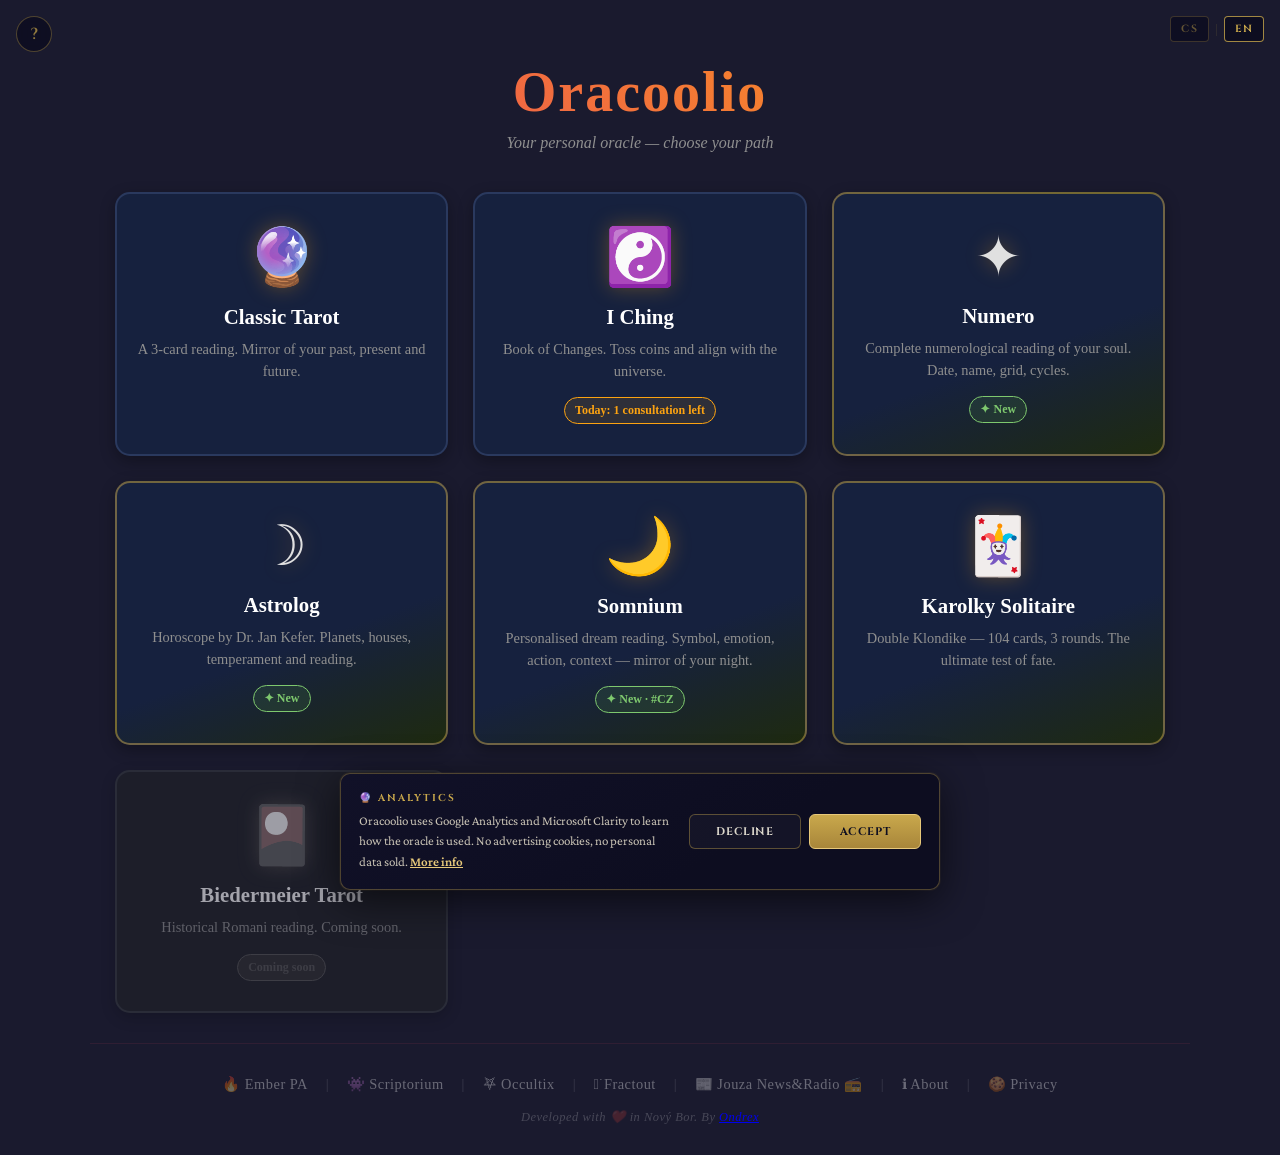
<file: index.html>
<!DOCTYPE html>
<html lang="cs">
<head>
    <meta name="google-site-verification" content="HeChd4paxpWn6emGa3HjuQyFjuCw85kWsUwtk1IRobY" />
    <!-- Google Consent Mode v2 (advanced) — výchozí stav, musí být před GTM/Clarity -->
    <script>
    window.dataLayer = window.dataLayer || [];
    function gtag(){dataLayer.push(arguments);}
    gtag('consent', 'default', {
      ad_storage: 'denied',
      ad_user_data: 'denied',
      ad_personalization: 'denied',
      analytics_storage: 'denied',
      functionality_storage: 'denied',
      wait_for_update: 500
    });
    gtag('set', 'ads_data_redaction', true);
    function orcLoadClarity(){
      (function(c,l,a,r,i,t,y){
          c[a]=c[a]||function(){(c[a].q=c[a].q||[]).push(arguments)};
          t=l.createElement(r);t.async=1;t.src="https://www.clarity.ms/tag/"+i;
          y=l.getElementsByTagName(r)[0];y.parentNode.insertBefore(t,y);
      })(window, document, "clarity", "script", "vp48p83k4t");
    }
    try{
      if(localStorage.getItem('oracoolio_consent')==='granted'){
        gtag('consent','update',{analytics_storage:'granted',functionality_storage:'granted'});
        orcLoadClarity();
      }
    }catch(e){}
    </script>
    <!-- Google tag (gtag.js) -->
    <script async src="https://www.googletagmanager.com/gtag/js?id=G-VW6CLRYTF3"></script>
    <script>
      gtag('js', new Date());
      gtag('config', 'G-VW6CLRYTF3');
    </script>

    <!-- Google Tag Manager -->
    <script>(function(w,d,s,l,i){w[l]=w[l]||[];w[l].push({'gtm.start':
    new Date().getTime(),event:'gtm.js'});var f=d.getElementsByTagName(s)[0],
    j=d.createElement(s),dl=l!='dataLayer'?'&l='+l:'';j.async=true;j.src=
    'https://www.googletagmanager.com/gtm.js?id='+i+dl;f.parentNode.insertBefore(j,f);
    })(window,document,'script','dataLayer','GTM-5FG6N9KV');</script>
    <!-- End Google Tag Manager -->
    <meta charset="UTF-8">
    <meta name="viewport" content="width=device-width, initial-scale=1.0">

    <title>Oracoolio – Tarot, I-Ching, horoskop, snář, numerologie i Pasiáns zdarma</title>
    <meta name="description" content="Oracoolio je útulné místo pro osobní věštecké služby zdarma. Vyberte si výklad Tarotu, I-Ching, numerologie, astrologie, výklad snů nebo postačí Pasiáns. Nechte si odpovědět na vaše životní otázky.">
    <meta name="robots" content="index, follow">
    <link rel="canonical" href="https://oracoolio.com/">
    <meta name="keywords" content="tarot zdarma, výklad tarotu online, pasians, iching, iting, kniha proměn, pasiáns, věštění online, astrolog, horoskop, numerologie, osobní věštění, orákulum, věštírna">
    <meta name="author" content="ondrex">
    <meta name="language" content="cs">
    <meta name="geo.region" content="CZ">

    <meta property="og:type"        content="website">
    <meta property="og:locale"      content="cs_CZ">
    <meta property="og:site_name"   content="Oracoolio">
    <meta property="og:title"       content="Oracoolio – Tarot, I-Ching, Snář, Numerolog, Astrolog a Pasiáns zdarma">
    <meta property="og:description" content="Útulné místo pro osobní věštecké služby zdarma. Výklad Tarotu, I-Ching, numerologie nebo Karolky Pasiáns — odpovědi na vaše životní otázky.">
    <meta property="og:url"         content="https://oracoolio.com/">

    <meta property="og:image"       content="https://oracoolio.com/assets/og-image.jpg">
    <meta property="og:image:width" content="1200">
    <meta property="og:image:height" content="630">
    <meta property="og:image:alt"   content="Oracoolio – mystické věštění online">


    <meta name="twitter:card"        content="summary_large_image">
    <meta name="twitter:title"       content="Oracoolio – Tarot, I-Ching, Astrolog, Numerolog, Snář a Pasiáns zdarma">
    <meta name="twitter:description" content="Osobní věštecké služby zdarma online. Oracoolio – Tarot, I-Ching, Astrolog, Numerolog, Snář a Pasiáns jen pro vás. Bez reklam.">
    <meta name="twitter:image"       content="https://oracoolio.com/assets/og-image.jpg">


    <script type="application/ld+json">
    {
        "@context": "https://schema.org",
        "@type": "WebApplication",
        "name": "Oracoolio",
        "url": "https://oracoolio.com/",
        "description": "Útulné místo pro osobní věštecké služby zdarma. Výklad Tarotu, snů, astrologie, I-Ching, numerologie a Karolky Pasiáns online.",
        "applicationCategory": "EntertainmentApplication",
        "operatingSystem": "Web",
        "publisher": {
        "@type": "Organization",
        "name": "Oracoolio",
        "url": "https://oracoolio.com/"
        },
        "offers": {
            "@type": "Offer",
            "price": "0",
            "priceCurrency": "CZK"
        },
        "inLanguage": "cs",
        "keywords": "tarot, i-ching, pasiáns, snář, astrolog, numerolog, věštění, orákulum",
        "featureList": [
            "Výklad Tarotu ze 3 karet s AI věštcem",
            "I-Ching – Kniha proměn s házením mincí",
            "Karolky Pasiáns – Double Klondike"
        ]
    }
    </script>


    <link rel="icon" href="assets/favicon.ico">
    
    <link rel="apple-touch-icon"      sizes="180x180" href="assets/apple-touch-icon.png">

    <meta name="theme-color" content="#1a1a2e">

    <link rel="stylesheet" href="style.css">
    <link href="https://fonts.googleapis.com/css2?family=Cinzel:wght@400;600&family=Crimson+Pro:ital,wght@0,300;0,400;1,300&display=swap" rel="stylesheet">
    <style>
    /* ── Lang switch ── */
    .home-lang-switch {
        position: fixed;
        top: 16px;
        right: 16px;
        z-index: 1000;
        display: flex;
        align-items: center;
        gap: 6px;
    }
    .home-lang-btn {
        background: rgba(13,13,32,0.85);
        border: 1px solid rgba(201,168,76,0.25);
        color: rgba(201,168,76,0.45);
        font-family: 'Cinzel', serif;
        font-size: 0.65rem;
        letter-spacing: 0.12em;
        padding: 5px 10px;
        border-radius: 4px;
        cursor: pointer;
        backdrop-filter: blur(6px);
        -webkit-backdrop-filter: blur(6px);
        transition: all 0.2s;
    }
    .home-lang-btn.active,
    .home-lang-btn:hover {
        border-color: rgba(201,168,76,0.8);
        color: #c9a84c;
        background: rgba(13,13,32,0.95);
    }
    .home-lang-sep { color: rgba(201,168,76,0.2); font-size: 0.8rem; user-select: none; }
    /* ── About trigger ── */
    #about-trigger {
        position: fixed;
        top: 16px;
        left: 16px;
        z-index: 1000;
        width: 36px;
        height: 36px;
        border-radius: 50%;
        background: rgba(13, 13, 32, 0.85);
        border: 1px solid rgba(201,168,76,0.35);
        color: rgba(201,168,76,0.7);
        font-family: 'Cinzel', serif;
        font-size: 1rem;
        font-weight: 600;
        cursor: pointer;
        display: flex;
        align-items: center;
        justify-content: center;
        transition: border-color 0.25s, color 0.25s, background 0.25s, box-shadow 0.25s;
        backdrop-filter: blur(6px);
        -webkit-backdrop-filter: blur(6px);
        padding: 0;
        line-height: 1;
    }
    #about-trigger:hover {
        border-color: rgba(201,168,76,0.8);
        color: #c9a84c;
        background: rgba(13,13,32,0.95);
        box-shadow: 0 0 14px rgba(201,168,76,0.18);
    }

    /* ── Modal overlay ── */
    #about-modal-overlay {
        display: none;
        position: fixed;
        inset: 0;
        z-index: 2000;
        background: rgba(4, 4, 14, 0.75);
        backdrop-filter: blur(4px);
        -webkit-backdrop-filter: blur(4px);
        align-items: flex-start;
        justify-content: flex-start;
        padding: 16px;
    }
    #about-modal-overlay.open {
        display: flex;
    }

    /* ── Modal box ── */
    #about-modal {
        background: #0d0d20;
        border: 1px solid rgba(201,168,76,0.3);
        border-radius: 12px;
        padding: 24px 26px 22px;
        max-width: 320px;
        width: 100%;
        margin-top: 8px;
        position: relative;
        box-shadow: 0 8px 40px rgba(0,0,0,0.6), 0 0 0 1px rgba(201,168,76,0.08);
        animation: modalIn 0.2s ease;
    }
    @keyframes modalIn {
        from { opacity: 0; transform: translateY(-8px) scale(0.97); }
        to   { opacity: 1; transform: translateY(0) scale(1); }
    }

    #about-modal-close {
        position: absolute;
        top: 12px;
        right: 14px;
        background: none;
        border: none;
        color: rgba(201,168,76,0.4);
        font-size: 1.1rem;
        cursor: pointer;
        padding: 2px 6px;
        line-height: 1;
        transition: color 0.2s;
    }
    #about-modal-close:hover { color: rgba(201,168,76,0.9); }

    .modal-label {
        font-family: 'Cinzel', serif;
        font-size: 0.6rem;
        letter-spacing: 0.22em;
        text-transform: uppercase;
        color: rgba(201,168,76,0.45);
        margin-bottom: 10px;
    }
    .modal-title {
        font-family: 'Cinzel', serif;
        font-size: 1.1rem;
        font-weight: 600;
        color: #c9a84c;
        margin-bottom: 12px;
        letter-spacing: 0.04em;
    }
    .modal-text {
        font-family: 'Crimson Pro', Georgia, serif;
        font-size: 0.98rem;
        line-height: 1.65;
        color: rgba(221,216,204,0.8);
        margin-bottom: 20px;
    }
    .modal-cta {
        display: inline-block;
        font-family: 'Cinzel', serif;
        font-size: 0.7rem;
        letter-spacing: 0.14em;
        text-transform: uppercase;
        color: #c9a84c;
        border: 1px solid rgba(201,168,76,0.4);
        border-radius: 6px;
        padding: 9px 20px;
        text-decoration: none;
        transition: all 0.22s;
    }
    .modal-cta:hover {
        background: rgba(201,168,76,0.08);
        border-color: rgba(201,168,76,0.8);
        box-shadow: 0 0 12px rgba(201,168,76,0.12);
    }
    </style>
</head>
<body>
    <!-- Google Tag Manager (noscript) -->
<noscript><iframe src="https://www.googletagmanager.com/ns.html?id=GTM-5FG6N9KV"
height="0" width="0" style="display:none;visibility:hidden"></iframe></noscript>
<!-- End Google Tag Manager (noscript) -->

    <!-- ── About trigger (levý horní roh) ── -->
    <button id="about-trigger" onclick="openAboutModal()" title="O projektu" aria-label="O projektu">?</button>

    <!-- ── Lang switch (pravý horní roh) ── -->
    <div class="home-lang-switch">
        <button class="home-lang-btn active" id="btn-lang-cs" onclick="homeLang('cs')">CS</button>
        <span class="home-lang-sep">|</span>
        <button class="home-lang-btn" id="btn-lang-en" onclick="homeLang('en')">EN</button>
    </div>

    <!-- ── About modal ── -->
    <div id="about-modal-overlay" onclick="closeAboutModal(event)">
        <div id="about-modal" role="dialog" aria-modal="true" aria-label="O Oracooliu">
            <button id="about-modal-close" onclick="closeAboutModal()" aria-label="Zavřít">✕</button>
            <div class="modal-label" data-cs="O projektu" data-en="About">O projektu</div>
            <div class="modal-title">Oracoolio</div>
            <p class="modal-text" data-cs="Bezplatná osobní věštírna — šest nástrojů pod jednou střechou. Bez registrace, bez reklam, bez prodeje dat. Vše, co zadáte, zůstává ve vašem prohlížeči." data-en="A free personal oracle — six tools under one roof. No sign-up, no ads, no data sold. Everything you enter stays in your browser.">Bezplatná osobní věštírna — šest nástrojů pod jednou střechou. Bez registrace, bez reklam, bez prodeje dat. Vše, co zadáte, zůstává ve vašem prohlížeči.</p>
            <a href="about/" class="modal-cta" data-cs="→ Více o Oracooliu" data-en="→ About Oracoolio">→ Více o Oracooliu</a>
        </div>
    </div>

    <div class="app-container">

        <div id="dashboard" class="dashboard-active">
            <header>
                <h1 class="main-title">Oracoolio</h1>
                <p class="subtitle" data-cs="Vaše osobní věštírna - zvolte svou cestu poznání" data-en="Your personal oracle — choose your path">Vaše osobní věštírna - zvolte svou cestu poznání</p>
            </header>
            
            <div class="menu-grid">

                <div class="menu-item" onclick="showApp('tarot')">
                    <div class="menu-icon">🔮</div>
                    <h2 data-cs="Klasický Tarot" data-en="Classic Tarot">Klasický Tarot</h2>
                    <p data-cs="Výklad ze 3 karet. Zrcadlo vaší minulosti, přítomnosti a budoucnosti." data-en="A 3-card reading. Mirror of your past, present and future.">Výklad ze 3 karet. Zrcadlo vaší minulosti, přítomnosti a budoucnosti.</p>
                </div>

                <div class="menu-item" onclick="showApp('iching')">
                    <div class="menu-icon">☯️</div>
                    <h2 data-cs="I-Ťing" data-en="I Ching">I-Ťing</h2>
                    <p data-cs="Kniha proměn. Hod mincemi a soulad s vesmírem." data-en="Book of Changes. Toss coins and align with the universe.">Kniha proměn. Hod mincemi a soulad s vesmírem.</p>
                    <div class="status-badge" id="iching-status" data-cs="Dnes zbývá: 1 konzultace" data-en="Today: 1 consultation left">Dnes zbývá: 1 konzultace</div>
                </div>

                <div class="menu-item menu-item-featured" onclick="showApp('numero')">
                    <div class="menu-icon">✦</div>
                    <h2 data-cs="Numero" data-en="Numero">Numero</h2>
                    <p data-cs="Kompletní numerologický rozbor vaší duše. Datum, jméno, mřížka, cykly." data-en="Complete numerological reading of your soul. Date, name, grid, cycles.">Kompletní numerologický rozbor vaší duše. Datum, jméno, mřížka, cykly.</p>
                    <div class="status-badge status-badge-new" data-cs="✦ Nové" data-en="✦ New">✦ Nové</div>
                </div>

                <div class="menu-item menu-item-featured" onclick="showApp('astrolog')">
                    <div class="menu-icon">☽</div>
                    <h2 data-cs="Astrolog" data-en="Astrolog">Astrolog</h2>
                    <p data-cs="Horoskop dle Dr. Jana Kefera. Planety, domy, temperament a výklad." data-en="Horoscope by Dr. Jan Kefer. Planets, houses, temperament and reading.">Horoskop dle Dr. Jana Kefera. Planety, domy, temperament a výklad.</p>
                    <div class="status-badge status-badge-new" data-cs="✦ Nové" data-en="✦ New">✦ Nové</div>
                </div>

                <div class="menu-item menu-item-featured" onclick="window.location.href='dream/'">
                    <div class="menu-icon">🌙</div>
                    <h2 data-cs="Somnium" data-en="Somnium">Somnium</h2>
                    <p data-cs="Personalizovaný výklad snů. Symbol, emoce, děj, kontext — zrcadlo tvé noci." data-en="Personalised dream reading. Symbol, emotion, action, context — mirror of your night.">Personalizovaný výklad snů. Symbol, emoce, děj, kontext — zrcadlo tvé noci.</p>
                    <div class="status-badge status-badge-new" data-cs="✦ Nové · #CZ" data-en="✦ New · #CZ">✦ Nové · #CZ</div>
                </div>

                <div class="menu-item menu-item-featured" onclick="showApp('karolky')">
                    <div class="menu-icon">🃏</div>
                    <h2 data-cs="Karolky Pasiáns" data-en="Karolky Solitaire">Karolky Pasiáns</h2>
                    <p data-cs="Double Klondike — 104 karet, 3 kola. Největší zkouška osudu." data-en="Double Klondike — 104 cards, 3 rounds. The ultimate test of fate.">Double Klondike — 104 karet, 3 kola. Největší zkouška osudu.</p>
                </div>

                <div class="menu-item locked">
                    <div class="menu-icon">🎴</div>
                    <h2 data-cs="Biedermeier Tarot" data-en="Biedermeier Tarot">Biedermeier Tarot</h2>
                    <p data-cs="Historický cikánský výklad. Brzy k dispozici." data-en="Historical Romani reading. Coming soon.">Historický cikánský výklad. Brzy k dispozici.</p>
                    <div class="status-badge" style="border-color:#555;color:#555;" data-cs="Připravujeme" data-en="Coming soon">Připravujeme</div>
                </div>

            </div>

    <!-- ==========================================
         PATIČKA ORACOOLIA
         ========================================== -->
    <footer id="oracoolio-footer">
        <div class="footer-links">
            <a href="https://ember-pa.cz" target="_blank" rel="noopener" class="footer-link footer-ember">
                🔥 Ember PA
            </a>
            <span class="footer-sep">|</span>
            <a href="https://myscriptorium.cz" target="_blank" rel="noopener" class="footer-link footer-doupe">
                👾 Scriptorium
            </a>
            <span class="footer-sep">|</span>
            <a href="https://occultix.app" target="_blank" rel="noopener" class="footer-link footer-beer">
                ⛧ Occultix
            </a>
            <span class="footer-sep">|</span>
            <a href="https://fractout.com" target="_blank" rel="noopener" class="footer-link footer-doupe">
                𖦹ׂ Fractout
            </a>
            <span class="footer-sep">|</span>
            <a href="https://newsandradio.cz" target="_blank" rel="noopener" class="footer-link footer-doupe">
                📰 Jouza News&amp;Radio 📻
            </a>
            <span class="footer-sep">|</span>
            <a href="about/" class="footer-link footer-doupe" data-cs="ℹ O projektu" data-en="ℹ About">ℹ O projektu</a>
            <span class="footer-sep">|</span>
            <a href="#" class="footer-link footer-doupe" onclick="if(typeof oracoolioConsentInfo==='function')oracoolioConsentInfo();return false;" data-cs="🍪 Soukromí" data-en="🍪 Privacy">🍪 Soukromí</a>
        </div>
        <div class="footer-credit">
            <span data-cs="Vyvíjeno s" data-en="Developed with">Vyvíjeno s</span> <span class="footer-heart">❤️</span> <span data-cs="v Novém Boru. By" data-en="in Nový Bor. By">v Novém Boru. By</span> <span class="footer-author"><a href="https://ember-pa.cz" target="_blank" rel="noopener">Ondrex</a></span>
        </div>
    </footer>
        </div>

        <!-- ==========================================
             KLASICKÝ TAROT — beze změny
             ========================================== -->
    </div><!-- /.app-container -->

    <script src="lang.js"></script>
    <script src="consent.js"></script>
    <script src="app.js"></script>
    <script>
    function homeLang(lang) {
        if (typeof setGlobalLang === 'function') setGlobalLang(lang);
        document.documentElement.lang = lang;
        document.title = lang === 'en'
            ? 'Oracoolio – Tarot, I Ching, Horoscope, Dream Reader, Numerology & Solitaire'
            : 'Oracoolio – Tarot, I-Ching, horoskop, snář, numerologie i Pasiáns zdarma';
        document.getElementById('btn-lang-cs').classList.toggle('active', lang === 'cs');
        document.getElementById('btn-lang-en').classList.toggle('active', lang === 'en');
        document.querySelectorAll('[data-cs]').forEach(el => {
            const val = lang === 'en' ? el.dataset.en : el.dataset.cs;
            if (val !== undefined) el.textContent = val;
        });
        // I-Ťing badge ze storage
        const ichingUsed = localStorage.getItem('iching_last_date') === new Date().toISOString().slice(0,10);
        const badge = document.getElementById('iching-status');
        if (badge) {
            badge.textContent = ichingUsed
                ? (lang === 'en' ? 'Consultation used' : 'Konzultace využita')
                : (lang === 'en' ? 'Today: 1 consultation left' : 'Dnes zbývá: 1 konzultace');
            badge.classList.toggle('badge-used', ichingUsed);
        }
    }

    function openAboutModal() {
        document.getElementById('about-modal-overlay').classList.add('open');
        document.body.style.overflow = 'hidden';
    }
    function closeAboutModal(e) {
        if (e && e.target !== document.getElementById('about-modal-overlay') && e.target !== document.getElementById('about-modal-close')) return;
        document.getElementById('about-modal-overlay').classList.remove('open');
        document.body.style.overflow = '';
    }
    document.addEventListener('keydown', e => {
        if (e.key === 'Escape') closeAboutModal();
    });
    document.addEventListener('DOMContentLoaded', () => {
        const lang = (typeof getLang === 'function') ? getLang() : 'cs';
        homeLang(lang);
    });
    </script>
</body>
</html>
</file>
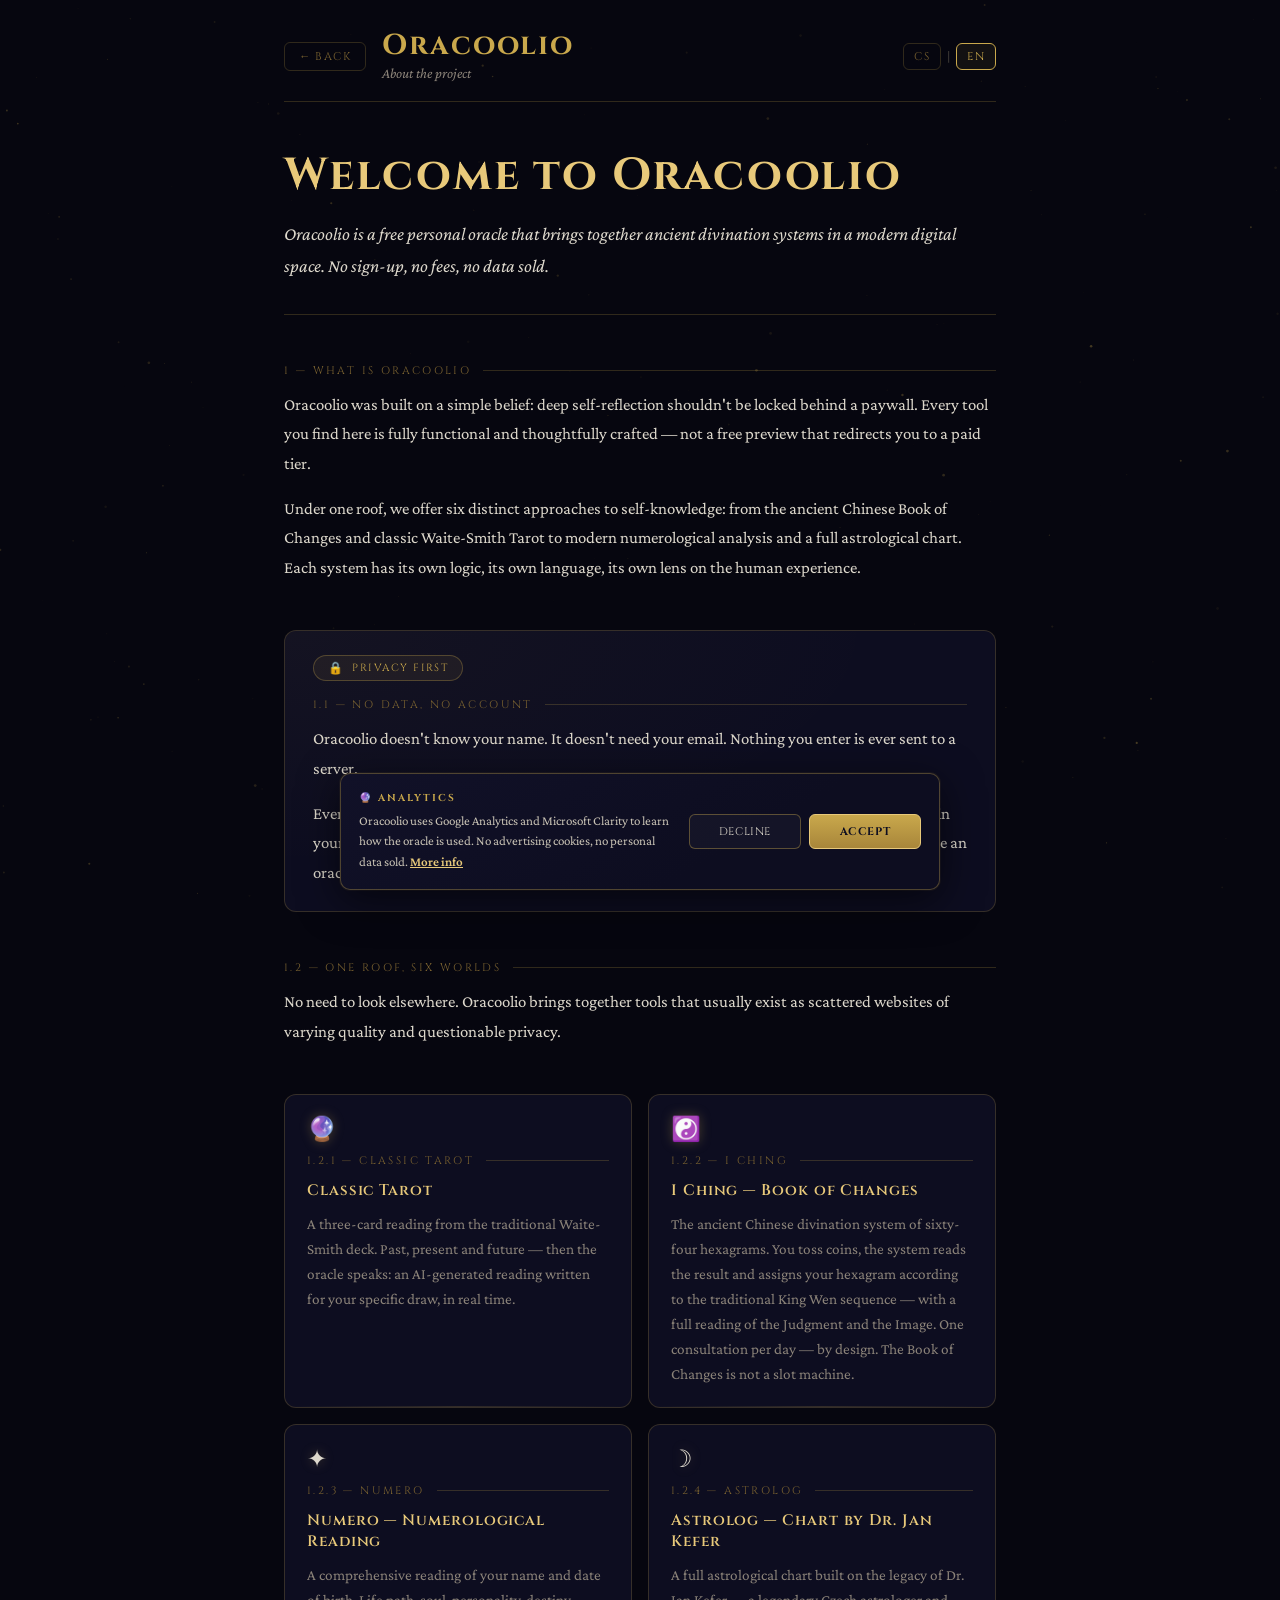
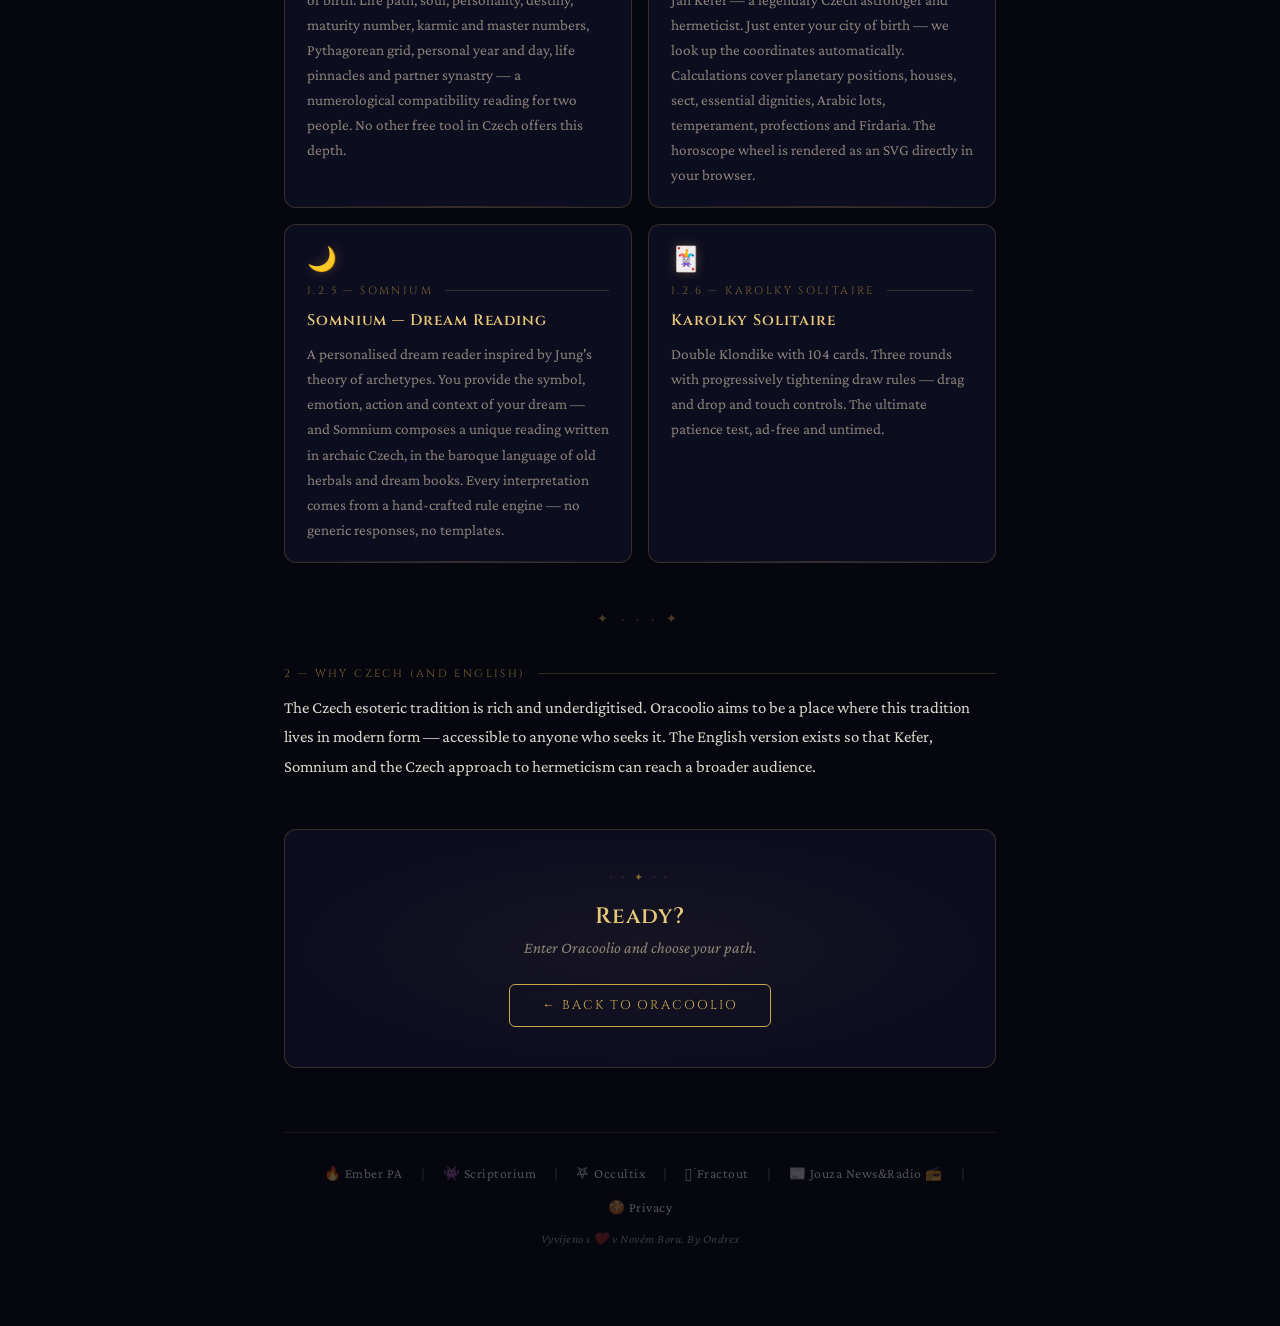
<file: about/index.html>
<!DOCTYPE html>
<html lang="cs">
<head>
  <meta charset="UTF-8">
  <meta name="viewport" content="width=device-width, initial-scale=1.0">
  <title data-cs="O Oracooliu — Bezplatná věštírna online | Oracoolio" data-en="About Oracoolio — Free Oracle Online | Oracoolio">O Oracooliu — Bezplatná věštírna online | Oracoolio</title>
  <meta name="description" content="Oracoolio je bezplatná osobní věštírna — Tarot, I-Ťing, Numerologie, Astrolog, Somnium a Karolky Pasiáns. Bez registrace, bez reklam, bez prodeje dat.">
  <meta name="robots" content="index, follow">
  <link rel="canonical" href="https://oracoolio.com/about/">
  <meta name="author" content="ondrex">
  <meta name="language" content="cs">
  <meta name="geo.region" content="CZ">

  <meta property="og:type"        content="website">
  <meta property="og:locale"      content="cs_CZ">
  <meta property="og:site_name"   content="Oracoolio">
  <meta property="og:title"       content="O Oracooliu — Bezplatná věštírna online">
  <meta property="og:description" content="Šest věšteckých nástrojů pod jednou střechou. Zdarma, bez registrace, bez reklam.">
  <meta property="og:url"         content="https://oracoolio.com/about/">
  <meta property="og:image"       content="https://oracoolio.com/assets/og-image.jpg">
  <meta name="twitter:card"        content="summary_large_image">
  <meta name="twitter:title"       content="O Oracooliu — Bezplatná věštírna online">
  <meta name="twitter:description" content="Šest věšteckých nástrojů pod jednou střechou. Zdarma, bez registrace, bez reklam.">
  <meta name="twitter:image"       content="https://oracoolio.com/assets/og-image.jpg">

  <script type="application/ld+json">
  {
    "@context": "https://schema.org",
    "@type": "AboutPage",
    "name": "O Oracooliu",
    "url": "https://oracoolio.com/about/",
    "description": "Oracoolio je bezplatná osobní věštírna nabízející Tarot, I-Ťing, Numerologii, Astrologii, výklad snů a karetní hry zdarma, bez registrace.",
    "publisher": {
      "@type": "Organization",
      "name": "Oracoolio",
      "url": "https://oracoolio.com/"
    },
    "inLanguage": ["cs", "en"]
  }
  </script>

  <meta name="google-site-verification" content="HeChd4paxpWn6emGa3HjuQyFjuCw85kWsUwtk1IRobY">
  <!-- Google Consent Mode v2 (advanced) — výchozí stav, musí být před GTM/Clarity -->
  <script>window.dataLayer=window.dataLayer||[];function gtag(){dataLayer.push(arguments);}gtag('consent','default',{ad_storage:'denied',ad_user_data:'denied',ad_personalization:'denied',analytics_storage:'denied',functionality_storage:'denied',wait_for_update:500});gtag('set','ads_data_redaction',true);function orcLoadClarity(){(function(c,l,a,r,i,t,y){c[a]=c[a]||function(){(c[a].q=c[a].q||[]).push(arguments)};t=l.createElement(r);t.async=1;t.src="https://www.clarity.ms/tag/"+i;y=l.getElementsByTagName(r)[0];y.parentNode.insertBefore(t,y);})(window,document,"clarity","script","vp48p83k4t");}try{if(localStorage.getItem('oracoolio_consent')==='granted'){gtag('consent','update',{analytics_storage:'granted',functionality_storage:'granted'});orcLoadClarity();}}catch(e){}</script>
  <script async src="https://www.googletagmanager.com/gtag/js?id=G-VW6CLRYTF3"></script>
  <script>gtag('js',new Date());gtag('config','G-VW6CLRYTF3');</script>
  <script>(function(w,d,s,l,i){w[l]=w[l]||[];w[l].push({'gtm.start':new Date().getTime(),event:'gtm.js'});var f=d.getElementsByTagName(s)[0],j=d.createElement(s),dl=l!='dataLayer'?'&l='+l:'';j.async=true;j.src='https://www.googletagmanager.com/gtm.js?id='+i+dl;f.parentNode.insertBefore(j,f);})(window,document,'script','dataLayer','GTM-5FG6N9KV');</script>

  <link rel="icon" href="../assets/favicon.ico">
  <link rel="apple-touch-icon" sizes="180x180" href="../assets/apple-touch-icon.png">
  <meta name="theme-color" content="#06060f">
  <link href="https://fonts.googleapis.com/css2?family=Cinzel:wght@400;600;700&family=Crimson+Pro:ital,wght@0,300;0,400;0,600;1,300;1,400&display=swap" rel="stylesheet">

  <style>
    /* ── Design tokens (sdílené s Astrologem) ── */
    :root {
      --gold:        #c9a84c;
      --gold-light:  #e8c97a;
      --gold-dim:    #7a6230;
      --bg-deep:     #06060f;
      --bg-card:     #0d0d20;
      --bg-panel:    #111128;
      --border:      rgba(201,168,76,0.22);
      --border-glow: rgba(201,168,76,0.55);
      --text:        #ddd8cc;
      --text-dim:    #8a8278;
      --text-faint:  #4a4640;
      --radius:      6px;
      --radius-lg:   12px;
    }

    *, *::before, *::after { box-sizing: border-box; margin: 0; padding: 0; }

    html, body {
      background: var(--bg-deep);
      color: var(--text);
      font-family: 'Crimson Pro', Georgia, serif;
      min-height: 100vh;
      overflow-x: hidden;
    }

    /* ── Starfield canvas ── */
    #about-canvas {
      position: fixed; top: 0; left: 0;
      width: 100%; height: 100%;
      pointer-events: none; z-index: 0; opacity: 0.45;
    }

    /* ── Root wrapper ── */
    #about-root {
      position: relative; z-index: 1;
      max-width: 760px;
      margin: 0 auto;
      padding: 32px 24px 80px;
    }

    /* ── Header ── */
    .about-header {
      display: flex;
      align-items: center;
      gap: 16px;
      margin-bottom: 48px;
      padding-bottom: 20px;
      border-bottom: 1px solid var(--border);
    }
    .about-back {
      background: none;
      border: 1px solid var(--border);
      color: var(--gold-dim);
      font-family: 'Cinzel', serif;
      font-size: 0.7rem;
      letter-spacing: 0.1em;
      padding: 6px 14px;
      border-radius: var(--radius);
      cursor: pointer;
      text-decoration: none;
      transition: all 0.25s;
      text-transform: uppercase;
      white-space: nowrap;
    }
    .about-back:hover { border-color: var(--gold); color: var(--gold); background: rgba(201,168,76,0.07); }

    .about-title-group { flex: 1; }
    .about-title {
      font-family: 'Cinzel', serif;
      font-size: 1.8rem;
      font-weight: 700;
      color: var(--gold);
      letter-spacing: 0.06em;
      line-height: 1;
    }
    .about-subtitle {
      font-size: 0.9rem;
      color: var(--text-dim);
      font-style: italic;
      margin-top: 4px;
    }

    /* Lang switch */
    .lang-switch {
      display: flex;
      align-items: center;
      gap: 6px;
    }
    .lang-btn {
      background: none;
      border: 1px solid var(--border);
      color: var(--gold-dim);
      font-family: 'Cinzel', serif;
      font-size: 0.7rem;
      letter-spacing: 0.12em;
      padding: 5px 10px;
      border-radius: var(--radius);
      cursor: pointer;
      transition: all 0.2s;
    }
    .lang-btn.active,
    .lang-btn:hover { border-color: var(--gold); color: var(--gold); background: rgba(201,168,76,0.07); }
    .lang-sep { color: var(--text-faint); font-size: 0.8rem; user-select: none; }

    /* ── Typography ── */
    h1.about-h1 {
      font-family: 'Cinzel', serif;
      font-size: clamp(1.8rem, 5vw, 2.8rem);
      font-weight: 700;
      color: var(--gold-light);
      letter-spacing: 0.04em;
      line-height: 1.15;
      margin-bottom: 18px;
    }

    .about-perex {
      font-size: 1.15rem;
      color: var(--text);
      font-style: italic;
      line-height: 1.7;
      margin-bottom: 48px;
      padding-bottom: 32px;
      border-bottom: 1px solid var(--border);
    }

    /* ── Section headings ── */
    .section-label {
      font-family: 'Cinzel', serif;
      font-size: 0.68rem;
      letter-spacing: 0.22em;
      text-transform: uppercase;
      color: var(--gold-dim);
      margin-bottom: 12px;
      display: flex;
      align-items: center;
      gap: 12px;
    }
    .section-label::after {
      content: '';
      flex: 1;
      height: 1px;
      background: var(--border);
    }

    h2.about-h2 {
      font-family: 'Cinzel', serif;
      font-size: 1.3rem;
      font-weight: 600;
      color: var(--gold);
      letter-spacing: 0.04em;
      margin-bottom: 14px;
    }

    h3.about-h3 {
      font-family: 'Cinzel', serif;
      font-size: 0.95rem;
      font-weight: 600;
      color: var(--gold-light);
      letter-spacing: 0.06em;
      margin-bottom: 10px;
    }

    p.about-p {
      font-size: 1.05rem;
      line-height: 1.75;
      color: var(--text);
      margin-bottom: 16px;
    }
    p.about-p:last-child { margin-bottom: 0; }

    /* ── Sekce bloky ── */
    .about-section {
      margin-bottom: 48px;
    }

    /* ── Privacy card ── */
    .privacy-card {
      background: var(--bg-card);
      border: 1px solid var(--border);
      border-radius: var(--radius-lg);
      padding: 24px 28px;
      margin-bottom: 48px;
      position: relative;
      overflow: hidden;
    }
    .privacy-card::before {
      content: '';
      position: absolute;
      inset: 0;
      background: radial-gradient(ellipse at top left, rgba(201,168,76,0.04) 0%, transparent 60%);
      pointer-events: none;
    }
    .privacy-pill {
      display: inline-flex;
      align-items: center;
      gap: 8px;
      background: rgba(201,168,76,0.08);
      border: 1px solid rgba(201,168,76,0.3);
      border-radius: 100px;
      padding: 4px 14px;
      font-family: 'Cinzel', serif;
      font-size: 0.65rem;
      letter-spacing: 0.14em;
      text-transform: uppercase;
      color: var(--gold);
      margin-bottom: 16px;
    }
    .privacy-pill::before { content: '🔒'; font-size: 0.75rem; }

    /* ── Tool cards grid ── */
    .tools-grid {
      display: grid;
      grid-template-columns: 1fr 1fr;
      gap: 16px;
      margin-bottom: 48px;
    }
    @media (max-width: 560px) {
      .tools-grid { grid-template-columns: 1fr; }
    }

    .tool-card {
      background: var(--bg-card);
      border: 1px solid var(--border);
      border-radius: var(--radius-lg);
      padding: 20px 22px;
      transition: border-color 0.25s, background 0.25s;
      position: relative;
      overflow: hidden;
    }
    .tool-card:hover {
      border-color: rgba(201,168,76,0.45);
      background: #0f0f24;
    }
    .tool-card::after {
      content: '';
      position: absolute;
      bottom: 0; left: 0; right: 0;
      height: 1px;
      background: linear-gradient(90deg, transparent, rgba(201,168,76,0.2), transparent);
    }

    .tool-icon {
      font-size: 1.5rem;
      margin-bottom: 10px;
      display: block;
      filter: drop-shadow(0 0 6px rgba(201,168,76,0.3));
    }
    .tool-name {
      font-family: 'Cinzel', serif;
      font-size: 0.85rem;
      font-weight: 600;
      color: var(--gold);
      letter-spacing: 0.06em;
      margin-bottom: 8px;
    }
    .tool-desc {
      font-size: 0.95rem;
      line-height: 1.65;
      color: var(--text-dim);
    }

    /* ── CTA blok ── */
    .cta-block {
      text-align: center;
      margin-bottom: 64px;
      padding: 40px 32px;
      background: var(--bg-card);
      border: 1px solid var(--border);
      border-radius: var(--radius-lg);
      position: relative;
      overflow: hidden;
    }
    .cta-block::before {
      content: '';
      position: absolute;
      inset: 0;
      background: radial-gradient(ellipse at center, rgba(201,168,76,0.05) 0%, transparent 70%);
      pointer-events: none;
    }
    .cta-ornament {
      font-family: 'Cinzel', serif;
      font-size: 0.7rem;
      letter-spacing: 0.3em;
      color: var(--gold-dim);
      margin-bottom: 16px;
    }
    .cta-headline {
      font-family: 'Cinzel', serif;
      font-size: 1.4rem;
      font-weight: 600;
      color: var(--gold-light);
      margin-bottom: 8px;
      letter-spacing: 0.04em;
    }
    .cta-sub {
      font-size: 1rem;
      color: var(--text-dim);
      font-style: italic;
      margin-bottom: 28px;
    }
    .cta-btn {
      display: inline-block;
      background: none;
      border: 1px solid var(--gold);
      color: var(--gold);
      font-family: 'Cinzel', serif;
      font-size: 0.8rem;
      letter-spacing: 0.15em;
      text-transform: uppercase;
      padding: 12px 32px;
      border-radius: var(--radius);
      text-decoration: none;
      cursor: pointer;
      transition: all 0.25s;
    }
    .cta-btn:hover {
      background: rgba(201,168,76,0.1);
      border-color: var(--gold-light);
      color: var(--gold-light);
      box-shadow: 0 0 20px rgba(201,168,76,0.15);
    }

    /* ── Footer ── */
    .about-footer {
      border-top: 1px solid rgba(201,168,76,0.1);
      padding-top: 28px;
      text-align: center;
    }
    .footer-links {
      display: flex;
      justify-content: center;
      align-items: center;
      gap: 10px;
      flex-wrap: wrap;
      margin-bottom: 12px;
    }
    .footer-sep { color: rgba(255,255,255,0.15); font-size: 0.9rem; user-select: none; }
    .footer-link {
      color: rgba(255,255,255,0.3);
      text-decoration: none;
      font-size: 0.85rem;
      font-family: 'Crimson Pro', Georgia, serif;
      letter-spacing: 0.5px;
      padding: 4px 8px;
      border-radius: var(--radius);
      transition: color 0.3s, text-shadow 0.3s, background 0.3s;
    }
    .footer-ember:hover  { color: #ff6a1a; text-shadow: 0 0 6px rgba(255,106,26,0.9), 0 0 14px rgba(255,80,0,0.7); background: rgba(255,80,0,0.07); }
    .footer-doupe:hover  { color: #a855f7; text-shadow: 0 0 6px rgba(168,85,247,0.9), 0 0 14px rgba(168,85,247,0.6); background: rgba(168,85,247,0.07); }
    .footer-beer:hover   { color: #f59e0b; text-shadow: 0 0 6px rgba(245,158,11,0.9), 0 0 14px rgba(245,158,11,0.6); background: rgba(245,158,11,0.07); }
    .footer-credit {
      color: rgba(255,255,255,0.2);
      font-size: 0.78rem;
      font-style: italic;
      letter-spacing: 0.5px;
    }
    .footer-credit a { color: inherit; text-decoration: none; }
    .footer-heart { display: inline-block; transition: transform 0.3s, filter 0.3s; }
    .footer-credit:hover .footer-heart { transform: scale(1.4); filter: drop-shadow(0 0 4px rgba(233,69,96,0.8)); }

    /* ── Ornament divider ── */
    .ornament {
      text-align: center;
      color: var(--gold-dim);
      letter-spacing: 0.4em;
      font-size: 0.8rem;
      margin: 40px 0;
      opacity: 0.6;
    }

    /* ── Responsive ── */
    @media (max-width: 600px) {
      #about-root { padding: 20px 16px 60px; }
      .about-header { gap: 10px; }
      .about-title { font-size: 1.4rem; }
      .about-subtitle { display: none; }
      .privacy-card { padding: 18px 20px; }
      .cta-block { padding: 28px 20px; }
    }
  </style>
</head>
<body>
<noscript><iframe src="https://www.googletagmanager.com/ns.html?id=GTM-5FG6N9KV" height="0" width="0" style="display:none;visibility:hidden"></iframe></noscript>

<canvas id="about-canvas"></canvas>

<div id="about-root">

  <!-- HEADER -->
  <header class="about-header">
    <a href="../index.html" class="about-back" data-cs="← Zpět" data-en="← Back">← Zpět</a>
    <div class="about-title-group">
      <div class="about-title">Oracoolio</div>
      <div class="about-subtitle" data-cs="O projektu" data-en="About the project">O projektu</div>
    </div>
    <div class="lang-switch">
      <button class="lang-btn active" id="btn-lang-cs" onclick="setLang('cs')">CS</button>
      <span class="lang-sep">|</span>
      <button class="lang-btn" id="btn-lang-en" onclick="setLang('en')">EN</button>
    </div>
  </header>

  <!-- H1 -->
  <h1 class="about-h1" data-cs="Vítejte v Oracooliu" data-en="Welcome to Oracoolio">Vítejte v Oracooliu</h1>

  <!-- PEREX -->
  <p class="about-perex" data-cs="Oracoolio je bezplatná osobní věštírna, která spojuje starobylé věštecké systémy s moderním digitálním prostředím. Bez registrace, bez poplatků, bez prodeje dat." data-en="Oracoolio is a free personal oracle that brings together ancient divination systems in a modern digital space. No sign-up, no fees, no data sold.">
    Oracoolio je bezplatná osobní věštírna, která spojuje starobylé věštecké systémy s moderním digitálním prostředím. Bez registrace, bez poplatků, bez prodeje dat.
  </p>

  <!-- SEKCE 1: Co je Oracoolio -->
  <div class="about-section">
    <div class="section-label" data-cs="1 — Co je Oracoolio" data-en="1 — What is Oracoolio">1 — Co je Oracoolio</div>
    <p class="about-p" data-cs="Oracoolio vzniklo z přesvědčení, že hluboká sebereflexe by neměla být za mříží předplatného. Každý nástroj, který tu najdete, je plně funkční a promyšlený — ne ukázka zdarma, která vás přesměruje k placené verzi." data-en="Oracoolio was built on a simple belief: deep self-reflection shouldn't be locked behind a paywall. Every tool you find here is fully functional and thoughtfully crafted — not a free preview that redirects you to a paid tier.">
      Oracoolio vzniklo z přesvědčení, že hluboká sebereflexe by neměla být za mříží předplatného. Každý nástroj, který tu najdete, je plně funkční a promyšlený — ne ukázka zdarma, která vás přesměruje k placené verzi.
    </p>
    <p class="about-p" data-cs="Pod jednou střechou nabízíme šest odlišných přístupů k sebepoznání: od starověké čínské Knihy proměn přes klasický Waite-Smithův Tarot až po moderní numerologický rozbor nebo plnohodnotný astrologický horoskop. Každý systém má svou vlastní logiku, svůj jazyk a svůj pohled na lidský osud." data-en="Under one roof, we offer six distinct approaches to self-knowledge: from the ancient Chinese Book of Changes and classic Waite-Smith Tarot to modern numerological analysis and a full astrological chart. Each system has its own logic, its own language, its own lens on the human experience.">
      Pod jednou střechou nabízíme šest odlišných přístupů k sebepoznání: od starověké čínské Knihy proměn přes klasický Waite-Smithův Tarot až po moderní numerologický rozbor nebo plnohodnotný astrologický horoskop. Každý systém má svou vlastní logiku, svůj jazyk a svůj pohled na lidský osud.
    </p>
  </div>

  <!-- SEKCE 1.1: Soukromí -->
  <div class="privacy-card">
    <div class="privacy-pill" data-cs="Soukromí na prvním místě" data-en="Privacy first">Soukromí na prvním místě</div>
    <div class="section-label" data-cs="1.1 — Žádná data, žádný účet" data-en="1.1 — No data, no account">1.1 — Žádná data, žádný účet</div>
    <p class="about-p" data-cs="Oracoolio nezná vaše jméno. Nepotřebuje váš e-mail. Nic neodesílá na server." data-en="Oracoolio doesn't know your name. It doesn't need your email. Nothing you enter is ever sent to a server.">
      Oracoolio nezná vaše jméno. Nepotřebuje váš e-mail. Nic neodesílá na server.
    </p>
    <p class="about-p" data-cs="Vše, co zadáte — datum narození, jméno, otázku — zůstává výhradně ve vašem prohlížeči. Žádný účet, žádná databáze, žádná reklama. Provoz aplikace financujeme z vlastních prostředků, protože věříme, že věštírna funguje lépe bez komerčního šumu." data-en="Every detail you provide — your date of birth, your name, your question — stays entirely within your browser. No accounts, no database, no ads. We fund the app ourselves, because we believe an oracle works better without commercial noise.">
      Vše, co zadáte — datum narození, jméno, otázku — zůstává výhradně ve vašem prohlížeči. Žádný účet, žádná databáze, žádná reklama. Provoz aplikace financujeme z vlastních prostředků, protože věříme, že věštírna funguje lépe bez komerčního šumu.
    </p>
  </div>

  <!-- SEKCE 1.2: Nástroje -->
  <div class="about-section">
    <div class="section-label" data-cs="1.2 — Jedna střecha, šest světů" data-en="1.2 — One roof, six worlds">1.2 — Jedna střecha, šest světů</div>
    <p class="about-p" data-cs="Nemusíte hledat jinde. Oracoolio integruje nástroje, které jinak existují jako oddělené weby s různou kvalitou a pochybným soukromím." data-en="No need to look elsewhere. Oracoolio brings together tools that usually exist as scattered websites of varying quality and questionable privacy.">
      Nemusíte hledat jinde. Oracoolio integruje nástroje, které jinak existují jako oddělené weby s různou kvalitou a pochybným soukromím.
    </p>
  </div>

  <!-- TOOL CARDS GRID -->
  <div class="tools-grid">

    <!-- 1.2.1 Tarot -->
    <div class="tool-card">
      <span class="tool-icon">🔮</span>
      <div class="section-label" data-cs="1.2.1 — Klasický Tarot" data-en="1.2.1 — Classic Tarot">1.2.1 — Klasický Tarot</div>
      <h3 class="about-h3" data-cs="Klasický Tarot" data-en="Classic Tarot">Klasický Tarot</h3>
      <p class="tool-desc" data-cs="Výklad ze tří karet na základě tradičního Waite-Smithova souboru. Minulost, přítomnost a budoucnost — a pak promluví věštec: AI výklad vašich karet sestavený přímo pro váš konkrétní tah, v reálném čase." data-en="A three-card reading from the traditional Waite-Smith deck. Past, present and future — then the oracle speaks: an AI-generated reading written for your specific draw, in real time.">
        Výklad ze tří karet na základě tradičního Waite-Smithova souboru. Minulost, přítomnost a budoucnost — a pak promluví věštec: AI výklad vašich karet sestavený přímo pro váš konkrétní tah, v reálném čase.
      </p>
    </div>

    <!-- 1.2.2 I-Ťing -->
    <div class="tool-card">
      <span class="tool-icon">☯️</span>
      <div class="section-label" data-cs="1.2.2 — I-Ťing" data-en="1.2.2 — I Ching">1.2.2 — I-Ťing</div>
      <h3 class="about-h3" data-cs="I-Ťing — Kniha proměn" data-en="I Ching — Book of Changes">I-Ťing — Kniha proměn</h3>
      <p class="tool-desc" data-cs="Starověký čínský věštecký systém postavený na šedesáti čtyřech hexagramech. Házíte mincemi, systém čte výsledek a přiřadí vám hexagram podle tradiční King Wen sekvence — s plným výkladem rozsudku a obrazu. Každý den jedna konzultace — záměrně. Kniha proměn není automat." data-en="The ancient Chinese divination system of sixty-four hexagrams. You toss coins, the system reads the result and assigns your hexagram according to the traditional King Wen sequence — with a full reading of the Judgment and the Image. One consultation per day — by design. The Book of Changes is not a slot machine.">
        Starověký čínský věštecký systém postavený na šedesáti čtyřech hexagramech. Házíte mincemi, systém čte výsledek a přiřadí vám hexagram podle tradiční King Wen sekvence — s plným výkladem rozsudku a obrazu. Každý den jedna konzultace — záměrně. Kniha proměn není automat.
      </p>
    </div>

    <!-- 1.2.3 Numero -->
    <div class="tool-card">
      <span class="tool-icon">✦</span>
      <div class="section-label" data-cs="1.2.3 — Numero" data-en="1.2.3 — Numero">1.2.3 — Numero</div>
      <h3 class="about-h3" data-cs="Numero — Numerologický rozbor" data-en="Numero — Numerological Reading">Numero — Numerologický rozbor</h3>
      <p class="tool-desc" data-cs="Komplexní výklad vašeho jména a data narození. Číslo životní cesty, duše, osobnosti, osudu, číslo zralosti, karmická čísla, mistrovská čísla, Pythagorova mřížka, osobní rok a den, životní vrcholy a partnerská synastrie — numerologická kompatibilita dvou lidí. Žádný jiný bezplatný nástroj v češtině nenabízí takovou hloubku." data-en="A comprehensive reading of your name and date of birth. Life path, soul, personality, destiny, maturity number, karmic and master numbers, Pythagorean grid, personal year and day, life pinnacles and partner synastry — a numerological compatibility reading for two people. No other free tool in Czech offers this depth.">
        Komplexní výklad vašeho jména a data narození. Číslo životní cesty, duše, osobnosti, osudu, číslo zralosti, karmická čísla, mistrovská čísla, Pythagorova mřížka, osobní rok a den, životní vrcholy a partnerská synastrie — numerologická kompatibilita dvou lidí. Žádný jiný bezplatný nástroj v češtině nenabízí takovou hloubku.
      </p>
    </div>

    <!-- 1.2.4 Astrolog -->
    <div class="tool-card">
      <span class="tool-icon">☽</span>
      <div class="section-label" data-cs="1.2.4 — Astrolog" data-en="1.2.4 — Astrolog">1.2.4 — Astrolog</div>
      <h3 class="about-h3" data-cs="Astrolog — Horoskop dle Dr. Jana Kefera" data-en="Astrolog — Chart by Dr. Jan Kefer">Astrolog — Horoskop dle Dr. Jana Kefera</h3>
      <p class="tool-desc" data-cs="Plnohodnotný astrologický horoskop postavený na odkazu Dr. Jana Kefera — legendárního českého astrologa a hermetika. Stačí zadat město narození — polohu dohledáme automaticky. Výpočty pokrývají planetární pozice, domy, sektu, esenciální dignity, arabské losy, temperament, profekce a Firdárii. SVG kolo horoskopu generované přímo ve vašem prohlížeči." data-en="A full astrological chart built on the legacy of Dr. Jan Kefer — a legendary Czech astrologer and hermeticist. Just enter your city of birth — we look up the coordinates automatically. Calculations cover planetary positions, houses, sect, essential dignities, Arabic lots, temperament, profections and Firdaria. The horoscope wheel is rendered as an SVG directly in your browser.">
        Plnohodnotný astrologický horoskop postavený na odkazu Dr. Jana Kefera — legendárního českého astrologa a hermetika. Stačí zadat město narození — polohu dohledáme automaticky. Výpočty pokrývají planetární pozice, domy, sektu, esenciální dignity, arabské losy, temperament, profekce a Firdárii. SVG kolo horoskopu generované přímo ve vašem prohlížeči.
      </p>
    </div>

    <!-- 1.2.5 Somnium -->
    <div class="tool-card">
      <span class="tool-icon">🌙</span>
      <div class="section-label" data-cs="1.2.5 — Somnium" data-en="1.2.5 — Somnium">1.2.5 — Somnium</div>
      <h3 class="about-h3" data-cs="Somnium — Výklad snů" data-en="Somnium — Dream Reading">Somnium — Výklad snů</h3>
      <p class="tool-desc" data-cs="Personalizovaný snář inspirovaný Jungovou teorií archetypů. Zadáte symbol, emoci, děj a kontext svého snu — a Somnium složí jedinečný výklad psaný v arkaické češtině, barokním jazykem starých herbářů a snářů. Každá interpretace je výsledkem ručně sestaveného pravidlového enginu — žádné generické odpovědi, žádné šablony." data-en="A personalised dream reader inspired by Jung's theory of archetypes. You provide the symbol, emotion, action and context of your dream — and Somnium composes a unique reading written in archaic Czech, in the baroque language of old herbals and dream books. Every interpretation comes from a hand-crafted rule engine — no generic responses, no templates.">
        Personalizovaný snář inspirovaný Jungovou teorií archetypů. Zadáte symbol, emoci, děj a kontext svého snu — a Somnium složí jedinečný výklad psaný v arkaické češtině, barokním jazykem starých herbářů a snářů. Každá interpretace je výsledkem ručně sestaveného pravidlového enginu — žádné generické odpovědi, žádné šablony.
      </p>
    </div>

    <!-- 1.2.6 Karolky -->
    <div class="tool-card">
      <span class="tool-icon">🃏</span>
      <div class="section-label" data-cs="1.2.6 — Karolky Pasiáns" data-en="1.2.6 — Karolky Solitaire">1.2.6 — Karolky Pasiáns</div>
      <h3 class="about-h3" data-cs="Karolky Pasiáns" data-en="Karolky Solitaire">Karolky Pasiáns</h3>
      <p class="tool-desc" data-cs="Double Klondike se 104 kartami. Tři kola se stupňující se obtížností lízu — drag &amp; drop i dotykové ovládání. Největší zkouška trpělivosti, bez reklam a bez odpočítávání." data-en="Double Klondike with 104 cards. Three rounds with progressively tightening draw rules — drag and drop and touch controls. The ultimate patience test, ad-free and untimed.">
        Double Klondike se 104 kartami. Tři kola se stupňující se obtížností lízu — drag &amp; drop i dotykové ovládání. Největší zkouška trpělivosti, bez reklam a bez odpočítávání.
      </p>
    </div>

  </div><!-- /.tools-grid -->

  <div class="ornament">✦ · · · ✦</div>

  <!-- SEKCE 2: Proč česky -->
  <div class="about-section">
    <div class="section-label" data-cs="2 — Proč česky (a anglicky)" data-en="2 — Why Czech (and English)">2 — Proč česky (a anglicky)</div>
    <p class="about-p" data-cs="Česká ezoterická tradice je bohatá a nedostatečně digitalizovaná. Oracoolio chce být místem, kde tato tradice žije v moderní formě — dostupná každému, kdo hledá. Anglická verze vznikla proto, aby Kefer, Somnium a český přístup k hermetismu mohly oslovit i širší publikum." data-en="The Czech esoteric tradition is rich and underdigitised. Oracoolio aims to be a place where this tradition lives in modern form — accessible to anyone who seeks it. The English version exists so that Kefer, Somnium and the Czech approach to hermeticism can reach a broader audience.">
      Česká ezoterická tradice je bohatá a nedostatečně digitalizovaná. Oracoolio chce být místem, kde tato tradice žije v moderní formě — dostupná každému, kdo hledá. Anglická verze vznikla proto, aby Kefer, Somnium a český přístup k hermetismu mohly oslovit i širší publikum.
    </p>
  </div>

  <!-- CTA -->
  <div class="cta-block">
    <div class="cta-ornament">· · ✦ · ·</div>
    <div class="cta-headline" data-cs="Připraveni?" data-en="Ready?">Připraveni?</div>
    <div class="cta-sub" data-cs="Vstupte do Oracoolia a vyberte svůj nástroj." data-en="Enter Oracoolio and choose your path.">Vstupte do Oracoolia a vyberte svůj nástroj.</div>
    <a href="../index.html" class="cta-btn" data-cs="← Zpět do Oracoolia" data-en="← Back to Oracoolio">← Zpět do Oracoolia</a>
  </div>

  <!-- FOOTER -->
  <footer class="about-footer">
    <div class="footer-links">
      <a href="https://ember-pa.cz" target="_blank" rel="noopener" class="footer-link footer-ember">🔥 Ember PA</a>
      <span class="footer-sep">|</span>
      <a href="https://myscriptorium.cz" target="_blank" rel="noopener" class="footer-link footer-doupe">👾 Scriptorium</a>
      <span class="footer-sep">|</span>
      <a href="https://occultix.app" target="_blank" rel="noopener" class="footer-link footer-beer">⛧ Occultix</a>
      <span class="footer-sep">|</span>
      <a href="https://fractout.com" target="_blank" rel="noopener" class="footer-link footer-doupe">𖦹ׂ Fractout</a>
      <span class="footer-sep">|</span>
      <a href="https://newsandradio.cz" target="_blank" rel="noopener" class="footer-link footer-doupe">📰 Jouza News&amp;Radio 📻</a>
      <span class="footer-sep">|</span>
      <a href="#" class="footer-link footer-doupe" onclick="if(typeof oracoolioConsentInfo==='function')oracoolioConsentInfo();return false;" data-cs="🍪 Soukromí" data-en="🍪 Privacy">🍪 Soukromí</a>
    </div>
    <div class="footer-credit">
      Vyvíjeno s <span class="footer-heart">❤️</span> v Novém Boru. By <a href="https://ember-pa.cz" target="_blank" rel="noopener">Ondrex</a>
    </div>
  </footer>

</div><!-- /#about-root -->

<!-- Starfield canvas -->
<script>
(function() {
  const canvas = document.getElementById('about-canvas');
  const ctx = canvas.getContext('2d');
  const GOLD = 'rgba(201,168,76,';
  let stars = [];

  function resize() {
    canvas.width  = window.innerWidth;
    canvas.height = window.innerHeight;
    draw();
  }

  function initStars(n) {
    stars = [];
    for (let i = 0; i < n; i++) {
      stars.push({
        x: Math.random(), y: Math.random(),
        r: Math.random() * 1.2 + 0.2,
        a: Math.random() * 0.6 + 0.15,
        speed: Math.random() * 0.0003 + 0.0001,
        phase: Math.random() * Math.PI * 2
      });
    }
  }

  function draw() {
    const W = canvas.width, H = canvas.height;
    ctx.clearRect(0, 0, W, H);
    const t = Date.now() * 0.001;
    stars.forEach(s => {
      const pulse = s.a * (0.7 + 0.3 * Math.sin(t * s.speed * 1000 + s.phase));
      ctx.beginPath();
      ctx.arc(s.x * W, s.y * H, s.r, 0, Math.PI * 2);
      ctx.fillStyle = GOLD + pulse + ')';
      ctx.fill();
    });
    requestAnimationFrame(draw);
  }

  initStars(180);
  resize();
  window.addEventListener('resize', resize);
})();
</script>

<script src="../consent.js"></script>

<!-- Lokalizace -->
<script>
function setLang(lang) {
  localStorage.setItem('oracoolio_lang', lang);
  document.documentElement.lang = lang;

  // Title tag
  const titleEl = document.querySelector('title');
  if (titleEl) {
    titleEl.textContent = lang === 'en'
      ? 'About Oracoolio — Free Oracle Online | Oracoolio'
      : 'O Oracooliu — Bezplatná věštírna online | Oracoolio';
  }

  // Lang buttons
  document.getElementById('btn-lang-cs').classList.toggle('active', lang === 'cs');
  document.getElementById('btn-lang-en').classList.toggle('active', lang === 'en');

  // data-cs / data-en elements
  document.querySelectorAll('[data-cs]').forEach(el => {
    const val = lang === 'en' ? el.dataset.en : el.dataset.cs;
    if (!val) return;
    if (el.tagName === 'INPUT' || el.tagName === 'TEXTAREA') {
      el.placeholder = val;
    } else {
      el.textContent = val;
    }
  });
}

document.addEventListener('DOMContentLoaded', () => {
  const saved = localStorage.getItem('oracoolio_lang');
  const browser = (navigator.language || 'cs').startsWith('en') ? 'en' : 'cs';
  setLang(saved || browser);
});
</script>

</body>
</html>
</file>
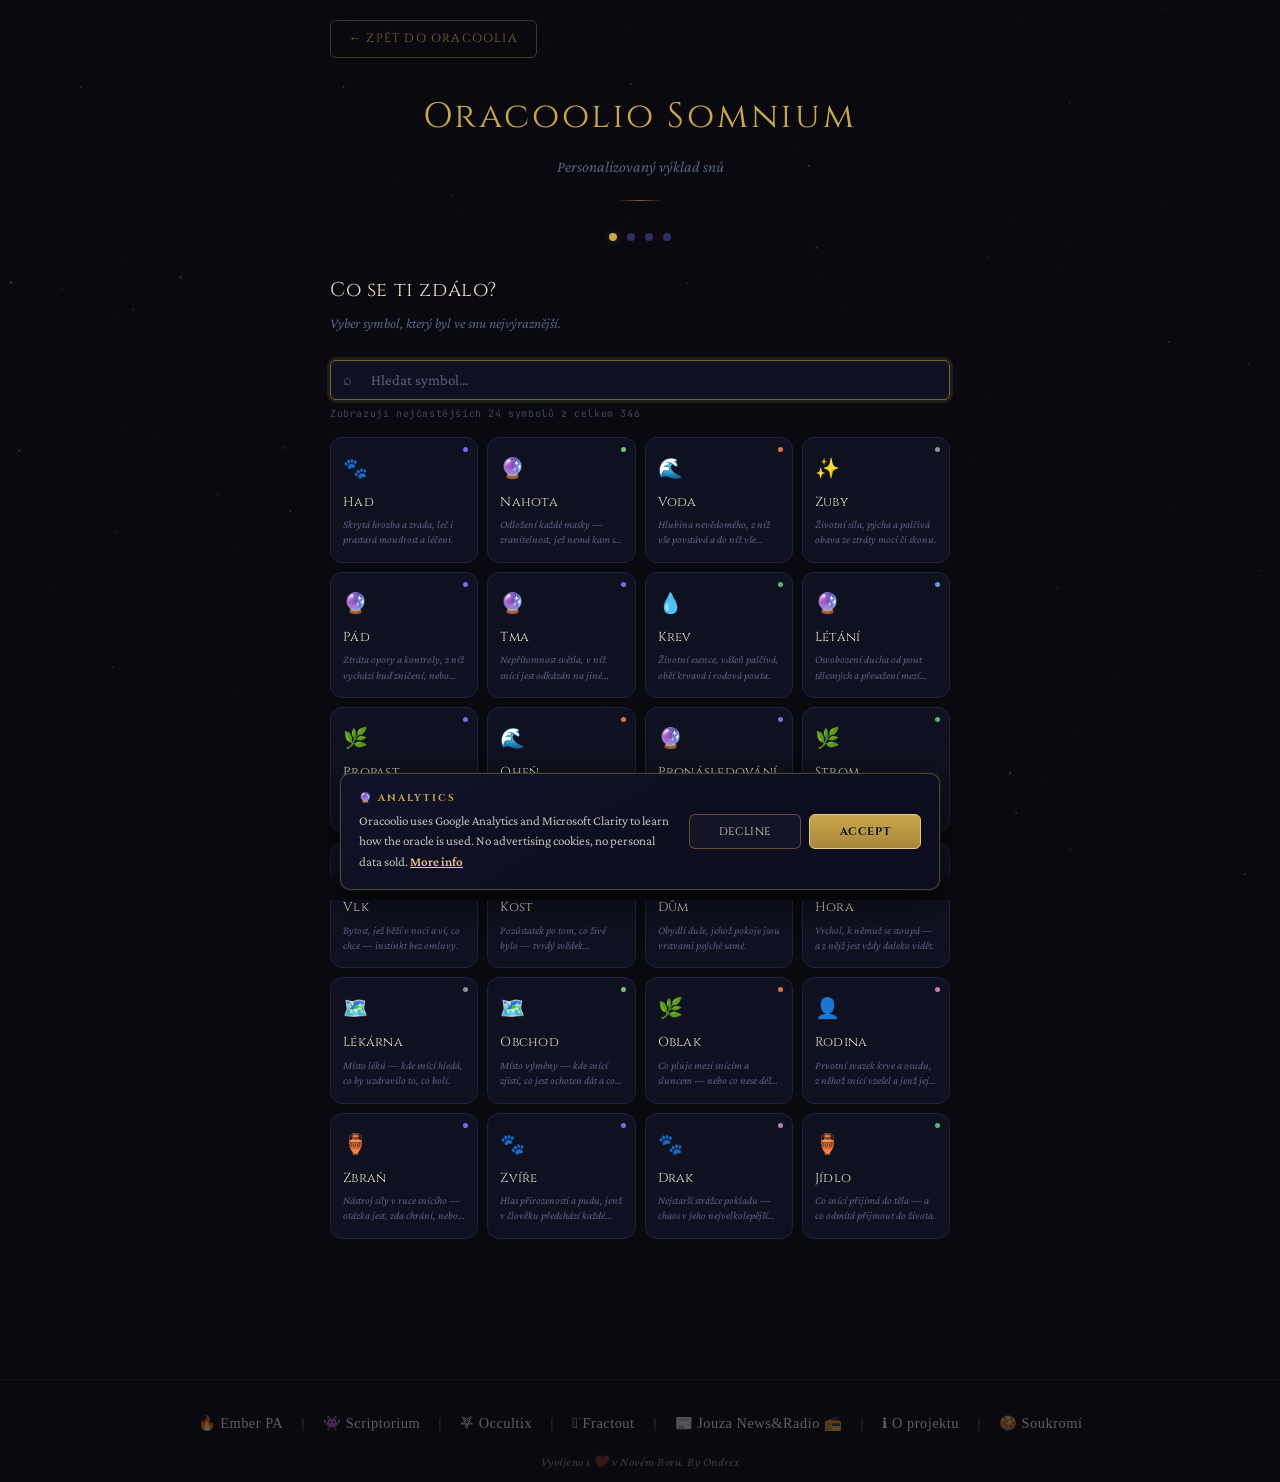
<file: dream/index.html>
<!DOCTYPE html>
<html lang="cs">
<head>
  <meta charset="UTF-8">
  <meta name="viewport" content="width=device-width, initial-scale=1.0">
  <title>Somnium — Výklad snů | Oracoolio</title>
  <meta name="description" content="Personalizovaný výklad snů podle Junga. Symbol, emoce, děj a kontext — zrcadlo tvé noci.">
  <meta name="robots" content="index, follow">
  <link rel="canonical" href="https://oracoolio.com/dream/">
  <meta name="author" content="ondrex">
  <meta name="language" content="cs">
  <meta name="geo.region" content="CZ">

  <meta property="og:type"        content="website">
  <meta property="og:locale"      content="cs_CZ">
  <meta property="og:site_name"   content="Oracoolio">
  <meta property="og:title"       content="Somnium — Výklad snů | Oracoolio">
  <meta property="og:description" content="Personalizovaný výklad snů. Symbol, emoce, děj, kontext — zrcadlo tvé noci.">
  <meta property="og:url"         content="https://oracoolio.com/dream/">
  <meta property="og:image"       content="https://oracoolio.com/assets/og-image.jpg">

  <meta name="twitter:card"        content="summary_large_image">
  <meta name="twitter:title"       content="Somnium — Výklad snů | Oracoolio">
  <meta name="twitter:description" content="Personalizovaný výklad snů zdarma online.">
  <meta name="twitter:image"       content="https://oracoolio.com/assets/og-image.jpg">

  <script type="application/ld+json">
  {
    "@context": "https://schema.org",
    "@type": "WebApplication",
    "name": "Oracoolio Somnium",
    "url": "https://oracoolio.com/dream/",
    "description": "Personalizovaný výklad snů podle Junga.",
    "applicationCategory": "EntertainmentApplication",
    "operatingSystem": "Web",
    "publisher": { "@type": "Organization", "name": "Oracoolio", "url": "https://oracoolio.com/" },
    "offers": { "@type": "Offer", "price": "0", "priceCurrency": "CZK" },
    "inLanguage": ["cs"]
  }
  </script>

  <!-- Analytics — stejné jako numero.html -->
  <meta name="google-site-verification" content="HeChd4paxpWn6emGa3HjuQyFjuCw85kWsUwtk1IRobY">
  <!-- Google Consent Mode v2 (advanced) — výchozí stav, musí být před GTM/Clarity -->
  <script>window.dataLayer=window.dataLayer||[];function gtag(){dataLayer.push(arguments);}gtag('consent','default',{ad_storage:'denied',ad_user_data:'denied',ad_personalization:'denied',analytics_storage:'denied',functionality_storage:'denied',wait_for_update:500});gtag('set','ads_data_redaction',true);function orcLoadClarity(){(function(c,l,a,r,i,t,y){c[a]=c[a]||function(){(c[a].q=c[a].q||[]).push(arguments)};t=l.createElement(r);t.async=1;t.src="https://www.clarity.ms/tag/"+i;y=l.getElementsByTagName(r)[0];y.parentNode.insertBefore(t,y);})(window,document,"clarity","script","vp48p83k4t");}try{if(localStorage.getItem('oracoolio_consent')==='granted'){gtag('consent','update',{analytics_storage:'granted',functionality_storage:'granted'});orcLoadClarity();}}catch(e){}</script>
  <script async src="https://www.googletagmanager.com/gtag/js?id=G-VW6CLRYTF3"></script>
  <script>gtag('js',new Date());gtag('config','G-VW6CLRYTF3');</script>
  <script>(function(w,d,s,l,i){w[l]=w[l]||[];w[l].push({'gtm.start':new Date().getTime(),event:'gtm.js'});var f=d.getElementsByTagName(s)[0],j=d.createElement(s),dl=l!='dataLayer'?'&l='+l:'';j.async=true;j.src='https://www.googletagmanager.com/gtm.js?id='+i+dl;f.parentNode.insertBefore(j,f);})(window,document,'script','dataLayer','GTM-5FG6N9KV');</script>

  <link rel="icon" href="../assets/favicon.ico">
  <link rel="apple-touch-icon" sizes="180x180" href="../assets/apple-touch-icon.png">
  <meta name="theme-color" content="#09090f">

  <link rel="stylesheet" href="somnium.css">
</head>
<body>
<noscript><iframe src="https://www.googletagmanager.com/ns.html?id=GTM-5FG6N9KV" height="0" width="0" style="display:none;visibility:hidden"></iframe></noscript>

<!-- Hvězdné pozadí — ID shodné s Oracoolio konvencí -->
<canvas id="sky-canvas"></canvas>

<div class="som-wrap">

  <!-- Back — identický pattern jako numero.html -->
  <div style="padding:0">
    <a href="../index.html" class="back-btn">← Zpět do Oracoolia</a>
  </div>

  <!-- Nadpis -->
  <div class="page-title">
    <h1>Oracoolio Somnium</h1>
    <p class="subtitle">Personalizovaný výklad snů</p>
    <div class="title-divider"></div>
  </div>

  <!-- Step indicator -->
  <div class="step-indicator" aria-label="Průběh">
    <div class="step-dot"></div>
    <div class="step-dot"></div>
    <div class="step-dot"></div>
    <div class="step-dot"></div>
  </div>

  <!-- Hlavní obsah — vyplní somnium.js -->
  <main id="app-main"></main>

</div>

<!-- Spodní navigace -->
<div class="bottom-nav">
  <button id="btn-back" class="btn-back hidden">← Zpět</button>
</div>

<!-- Engine jako ES modul -->
<script type="module" src="somnium.js"></script>
<script src="../consent.js"></script>

<style>
#oracoolio-footer{width:100%;padding:28px 0 10px;text-align:center;margin-top:40px;border-top:1px solid rgba(233,69,96,0.1);}
.footer-links{display:flex;justify-content:center;align-items:center;gap:10px;flex-wrap:wrap;margin-bottom:12px;}
.footer-sep{color:rgba(255,255,255,0.15);font-size:.9rem;user-select:none;}
.footer-link{color:rgba(255,255,255,0.35);text-decoration:none;font-size:.9rem;font-family:Georgia,serif;letter-spacing:.5px;padding:4px 8px;border-radius:6px;transition:color .3s,text-shadow .3s,background .3s;}
.footer-ember:hover{color:#ff6a1a;text-shadow:0 0 6px rgba(255,106,26,.9),0 0 14px rgba(255,80,0,.7);background:rgba(255,80,0,.07);}
.footer-doupe:hover{color:#a855f7;text-shadow:0 0 6px rgba(168,85,247,.9),0 0 14px rgba(168,85,247,.6);background:rgba(168,85,247,.07);}
.footer-beer:hover{color:#f59e0b;text-shadow:0 0 6px rgba(245,158,11,.9),0 0 14px rgba(245,158,11,.6);background:rgba(245,158,11,.07);}
.footer-credit{color:rgba(255,255,255,0.2);font-size:.78rem;font-style:italic;letter-spacing:.5px;}
.footer-heart{display:inline-block;transition:transform .3s,filter .3s;}
.footer-credit:hover .footer-heart{transform:scale(1.4);filter:drop-shadow(0 0 4px rgba(233,69,96,.8));}
</style>

<footer id="oracoolio-footer">
    <div class="footer-links">
        <a href="https://ember-pa.cz" target="_blank" rel="noopener" class="footer-link footer-ember">🔥 Ember PA</a>
        <span class="footer-sep">|</span>
        <a href="https://myscriptorium.cz" target="_blank" rel="noopener" class="footer-link footer-doupe">👾 Scriptorium</a>
        <span class="footer-sep">|</span>
        <a href="https://occultix.app" target="_blank" rel="noopener" class="footer-link footer-beer">⛧ Occultix</a>
        <span class="footer-sep">|</span>
        <a href="https://fractout.com" target="_blank" rel="noopener" class="footer-link footer-doupe">𖦹ׂ Fractout</a>
        <span class="footer-sep">|</span>
        <a href="https://newsandradio.cz" target="_blank" rel="noopener" class="footer-link footer-doupe">📰 Jouza News&amp;Radio 📻</a>
        <span class="footer-sep">|</span>
        <a href="../about/" class="footer-link footer-doupe" data-cs="ℹ O projektu" data-en="ℹ About">ℹ O projektu</a>
        <span class="footer-sep">|</span>
        <a href="#" class="footer-link footer-doupe" onclick="if(typeof oracoolioConsentInfo==='function')oracoolioConsentInfo();return false;" data-cs="🍪 Soukromí" data-en="🍪 Privacy">🍪 Soukromí</a>
    </div>
    <div class="footer-credit">
        <span data-cs="Vyvíjeno s" data-en="Developed with">Vyvíjeno s</span> <span class="footer-heart">❤️</span> <span data-cs="v Novém Boru. By" data-en="in Nový Bor. By">v Novém Boru. By</span> <a href="https://ember-pa.cz" target="_blank" rel="noopener" style="color:inherit;text-decoration:none;">Ondrex</a>
    </div>
</footer>

</body>
</html>
</file>
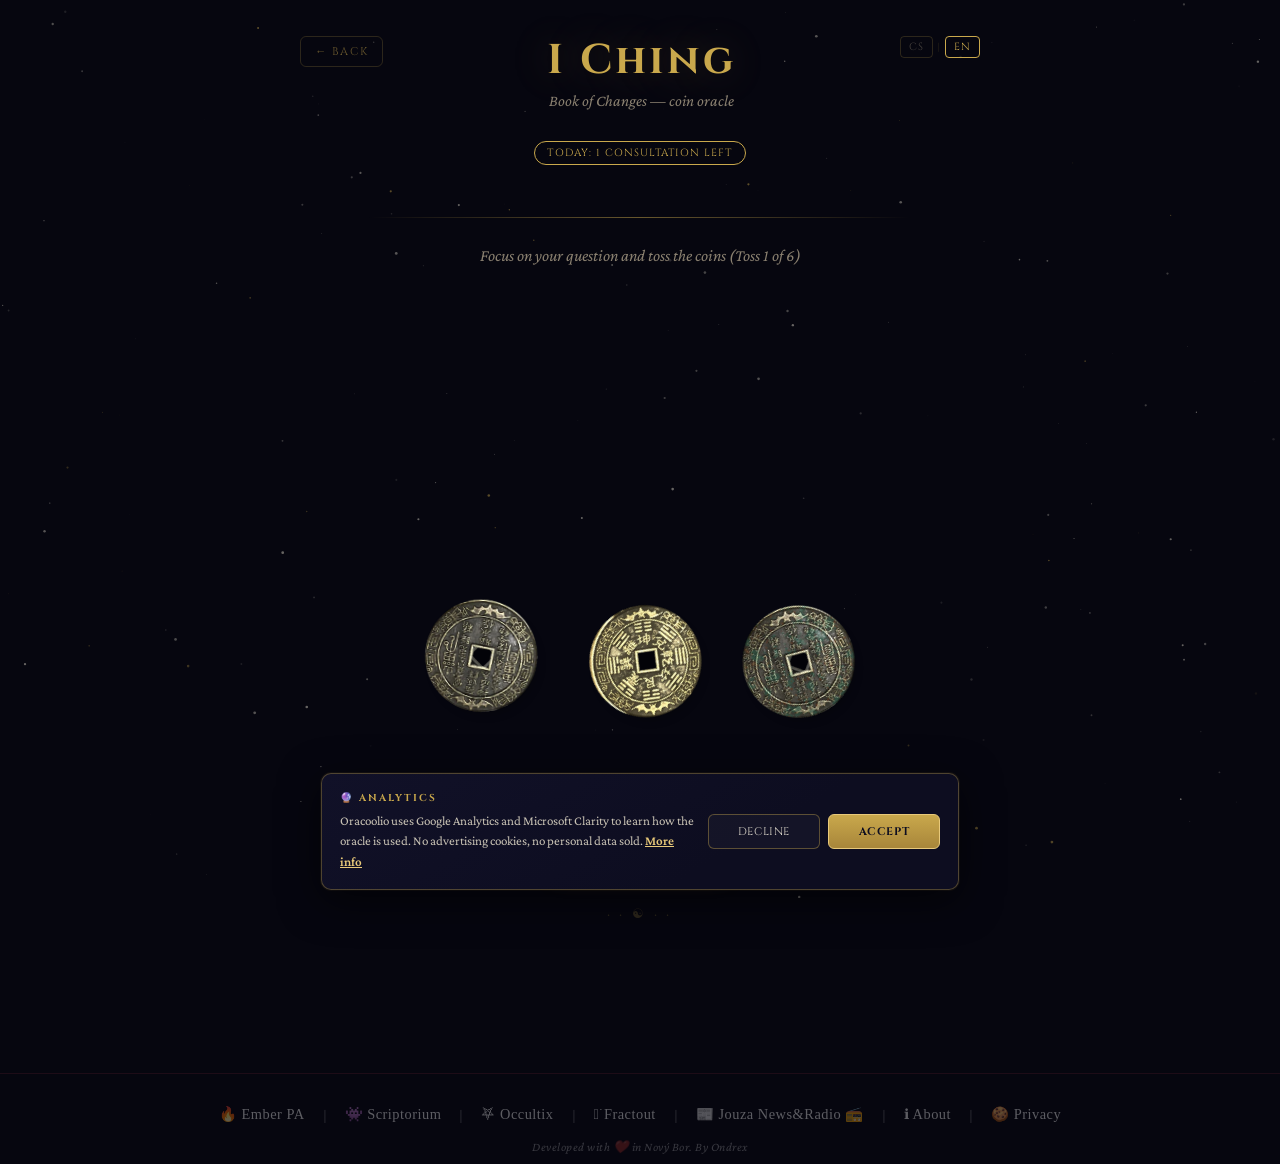
<file: iching/index.html>
<!DOCTYPE html>
<html lang="cs">
<head>
  <meta charset="UTF-8">
  <meta name="viewport" content="width=device-width, initial-scale=1.0">
  <title>I-Ťing — Kniha proměn | Oracoolio</title>
  <meta name="description" content="Tradiční čínská věštba I-Ťing online zdarma. Hoďte mincemi, sestavte hexagram a získejte výklad z Knihy proměn.">
  <meta name="robots" content="index, follow">
  <link rel="canonical" href="https://oracoolio.com/iching/">
  <meta name="author" content="ondrex">
  <meta name="language" content="cs">
  <meta name="geo.region" content="CZ">
  <meta property="og:type"        content="website">
  <meta property="og:locale"      content="cs_CZ">
  <meta property="og:site_name"   content="Oracoolio">
  <meta property="og:title"       content="I-Ťing — Kniha proměn | Oracoolio">
  <meta property="og:description" content="Tradiční čínská věštba I-Ťing online zdarma. Hexagram a výklad z Knihy proměn.">
  <meta property="og:url"         content="https://oracoolio.com/iching/">
  <meta property="og:image"       content="https://oracoolio.com/assets/og-image.jpg">
  <meta name="twitter:card"        content="summary_large_image">
  <meta name="twitter:title"       content="I-Ťing — Kniha proměn | Oracoolio">
  <meta name="twitter:description" content="Tradiční čínská věštba I-Ťing online zdarma.">
  <meta name="twitter:image"       content="https://oracoolio.com/assets/og-image.jpg">
  <script type="application/ld+json">
  {"@context":"https://schema.org","@type":"WebApplication","name":"Oracoolio I-Ťing","url":"https://oracoolio.com/iching/","description":"Tradiční čínská věštba I-Ťing online zdarma. Hexagram a výklad z Knihy proměn.","applicationCategory":"EntertainmentApplication","operatingSystem":"Web","publisher":{"@type":"Organization","name":"Oracoolio","url":"https://oracoolio.com/"},"offers":{"@type":"Offer","price":"0","priceCurrency":"CZK"},"inLanguage":["cs","en"]}
  </script>
  <meta name="google-site-verification" content="HeChd4paxpWn6emGa3HjuQyFjuCw85kWsUwtk1IRobY">
  <!-- Google Consent Mode v2 (advanced) — výchozí stav, musí být před GTM/Clarity -->
  <script>window.dataLayer=window.dataLayer||[];function gtag(){dataLayer.push(arguments);}gtag('consent','default',{ad_storage:'denied',ad_user_data:'denied',ad_personalization:'denied',analytics_storage:'denied',functionality_storage:'denied',wait_for_update:500});gtag('set','ads_data_redaction',true);function orcLoadClarity(){(function(c,l,a,r,i,t,y){c[a]=c[a]||function(){(c[a].q=c[a].q||[]).push(arguments)};t=l.createElement(r);t.async=1;t.src="https://www.clarity.ms/tag/"+i;y=l.getElementsByTagName(r)[0];y.parentNode.insertBefore(t,y);})(window,document,"clarity","script","vp48p83k4t");}try{if(localStorage.getItem('oracoolio_consent')==='granted'){gtag('consent','update',{analytics_storage:'granted',functionality_storage:'granted'});orcLoadClarity();}}catch(e){}</script>
  <script async src="https://www.googletagmanager.com/gtag/js?id=G-VW6CLRYTF3"></script>
  <script>gtag('js',new Date());gtag('config','G-VW6CLRYTF3');</script>
  <script>(function(w,d,s,l,i){w[l]=w[l]||[];w[l].push({'gtm.start':new Date().getTime(),event:'gtm.js'});var f=d.getElementsByTagName(s)[0],j=d.createElement(s),dl=l!='dataLayer'?'&l='+l:'';j.async=true;j.src='https://www.googletagmanager.com/gtm.js?id='+i+dl;f.parentNode.insertBefore(j,f);})(window,document,'script','dataLayer','GTM-5FG6N9KV');</script>
  <link rel="icon" href="../assets/favicon.ico">
  <link rel="apple-touch-icon" sizes="180x180" href="../assets/apple-touch-icon.png">
  <meta name="theme-color" content="#06060f">
  <link href="https://fonts.googleapis.com/css2?family=Cinzel:wght@400;600;700&family=Crimson+Pro:ital,wght@0,300;0,400;0,600;1,300;1,400&display=swap" rel="stylesheet">
  <link rel="stylesheet" href="iching.css">
  <link rel="stylesheet" href="iching-throw.css">
</head>
<body>
<noscript><iframe src="https://www.googletagmanager.com/ns.html?id=GTM-5FG6N9KV" height="0" width="0" style="display:none;visibility:hidden"></iframe></noscript>

<canvas id="iching-canvas"></canvas>

<div class="iching-wrap">

  <!-- HEADER -->
  <header class="iching-header">
    <a href="../index.html" class="iching-back"
       data-cs="← Zpět" data-en="← Back">← Zpět</a>

    <div class="iching-title-group">
      <h1 class="iching-title" data-cs="I-Ťing" data-en="I Ching">I-Ťing</h1>
      <p class="iching-subtitle"
         data-cs="Kniha proměn — hod mincemi"
         data-en="Book of Changes — coin oracle">Kniha proměn — hod mincemi</p>
    </div>

    <div class="lang-switch">
      <button class="lang-btn active" id="btn-lang-cs" onclick="setLang('cs')">CS</button>
      <span class="lang-sep">|</span>
      <button class="lang-btn" id="btn-lang-en" onclick="setLang('en')">EN</button>
    </div>
  </header>

  <!-- BADGE -->
  <div style="text-align:center; margin-bottom: 24px;">
    <span class="iching-badge" id="iching-status-page"
          data-cs="Dnes zbývá: 1 konzultace"
          data-en="Today: 1 consultation left">Dnes zbývá: 1 konzultace</span>
  </div>

  <!-- DIVIDER -->
  <div class="iching-divider"></div>

  <!-- INSTRUCTION -->
  <p id="iching-instruction">Soustřeď se na svou otázku a hoď mincemi (Hod 1 z 6)</p>

  <!-- HEXAGRAM BUILDER -->
  <div id="hexagram-builder"></div>

  <!-- COINS -->
  <div id="coin-stage" aria-label="Tři mince pro hod I-Ťing"></div>

  <!-- TOSS BUTTON -->
  <button id="toss-btn" onclick="tossCoins()"
          data-cs="Hodit mincemi" data-en="Toss coins">Hodit mincemi</button>

  <!-- RESULT -->
  <div id="iching-reading-container" class="hidden">
    <div id="iching-text-content"></div>
    <button id="new-reading-btn" class="hidden" onclick="resetReading()"
            data-cs="Nový výklad" data-en="New reading">Nový výklad</button>
  </div>

  <div class="iching-ornament">· · ☯ · ·</div>

</div><!-- /.iching-wrap -->

<!-- Starfield canvas init -->
<script>
(function() {
  const canvas = document.getElementById('iching-canvas');
  if (!canvas) return;
  const ctx = canvas.getContext('2d');
  const GOLD = 'rgba(201,168,76,';
  const WHITE = 'rgba(220,215,200,';
  let stars = [];

  function resize() {
    canvas.width  = window.innerWidth;
    canvas.height = window.innerHeight;
  }

  function initStars() {
    stars = Array.from({length: 180}, () => ({
      x: Math.random(),
      y: Math.random(),
      r: Math.random() * 1.2 + 0.2,
      a: Math.random(),
      s: (Math.random() * 0.4 + 0.1) * 0.001,
      gold: Math.random() < 0.15
    }));
  }

  function draw() {
    ctx.clearRect(0, 0, canvas.width, canvas.height);
    const W = canvas.width, H = canvas.height;
    stars.forEach(star => {
      star.a += star.s;
      if (star.a > 1) star.a = 0;
      const alpha = Math.abs(Math.sin(star.a * Math.PI));
      const col   = star.gold ? GOLD : WHITE;
      ctx.beginPath();
      ctx.arc(star.x * W, star.y * H, star.r, 0, Math.PI * 2);
      ctx.fillStyle = col + alpha.toFixed(2) + ')';
      ctx.fill();
    });
    requestAnimationFrame(draw);
  }

  resize();
  initStars();
  draw();
  window.addEventListener('resize', resize);
})();
</script>

<script src="../lang.js"></script>
<script src="../consent.js"></script>
<script src="iching-data.js"></script>
<script src="iching-throw.js"></script>
<script src="iching.js"></script>

<style>
#oracoolio-footer{width:100%;padding:28px 0 10px;text-align:center;margin-top:40px;border-top:1px solid rgba(233,69,96,0.1);}
.footer-links{display:flex;justify-content:center;align-items:center;gap:10px;flex-wrap:wrap;margin-bottom:12px;}
.footer-sep{color:rgba(255,255,255,0.15);font-size:.9rem;user-select:none;}
.footer-link{color:rgba(255,255,255,0.35);text-decoration:none;font-size:.9rem;font-family:Georgia,serif;letter-spacing:.5px;padding:4px 8px;border-radius:6px;transition:color .3s,text-shadow .3s,background .3s;}
.footer-ember:hover{color:#ff6a1a;text-shadow:0 0 6px rgba(255,106,26,.9),0 0 14px rgba(255,80,0,.7);background:rgba(255,80,0,.07);}
.footer-doupe:hover{color:#a855f7;text-shadow:0 0 6px rgba(168,85,247,.9),0 0 14px rgba(168,85,247,.6);background:rgba(168,85,247,.07);}
.footer-beer:hover{color:#f59e0b;text-shadow:0 0 6px rgba(245,158,11,.9),0 0 14px rgba(245,158,11,.6);background:rgba(245,158,11,.07);}
.footer-credit{color:rgba(255,255,255,0.2);font-size:.78rem;font-style:italic;letter-spacing:.5px;}
.footer-heart{display:inline-block;transition:transform .3s,filter .3s;}
.footer-credit:hover .footer-heart{transform:scale(1.4);filter:drop-shadow(0 0 4px rgba(233,69,96,.8));}
</style>

<footer id="oracoolio-footer">
    <div class="footer-links">
        <a href="https://ember-pa.cz" target="_blank" rel="noopener" class="footer-link footer-ember">🔥 Ember PA</a>
        <span class="footer-sep">|</span>
        <a href="https://myscriptorium.cz" target="_blank" rel="noopener" class="footer-link footer-doupe">👾 Scriptorium</a>
        <span class="footer-sep">|</span>
        <a href="https://occultix.app" target="_blank" rel="noopener" class="footer-link footer-beer">⛧ Occultix</a>
        <span class="footer-sep">|</span>
        <a href="https://fractout.com" target="_blank" rel="noopener" class="footer-link footer-doupe">𖦹ׂ Fractout</a>
        <span class="footer-sep">|</span>
        <a href="https://newsandradio.cz" target="_blank" rel="noopener" class="footer-link footer-doupe">📰 Jouza News&amp;Radio 📻</a>
        <span class="footer-sep">|</span>
        <a href="../about/" class="footer-link footer-doupe" data-cs="ℹ O projektu" data-en="ℹ About">ℹ O projektu</a>
        <span class="footer-sep">|</span>
        <a href="#" class="footer-link footer-doupe" onclick="if(typeof oracoolioConsentInfo==='function')oracoolioConsentInfo();return false;" data-cs="🍪 Soukromí" data-en="🍪 Privacy">🍪 Soukromí</a>
    </div>
    <div class="footer-credit">
        <span data-cs="Vyvíjeno s" data-en="Developed with">Vyvíjeno s</span> <span class="footer-heart">❤️</span> <span data-cs="v Novém Boru. By" data-en="in Nový Bor. By">v Novém Boru. By</span> <a href="https://ember-pa.cz" target="_blank" rel="noopener" style="color:inherit;text-decoration:none;">Ondrex</a>
    </div>
</footer>

</body>
</html>
</file>
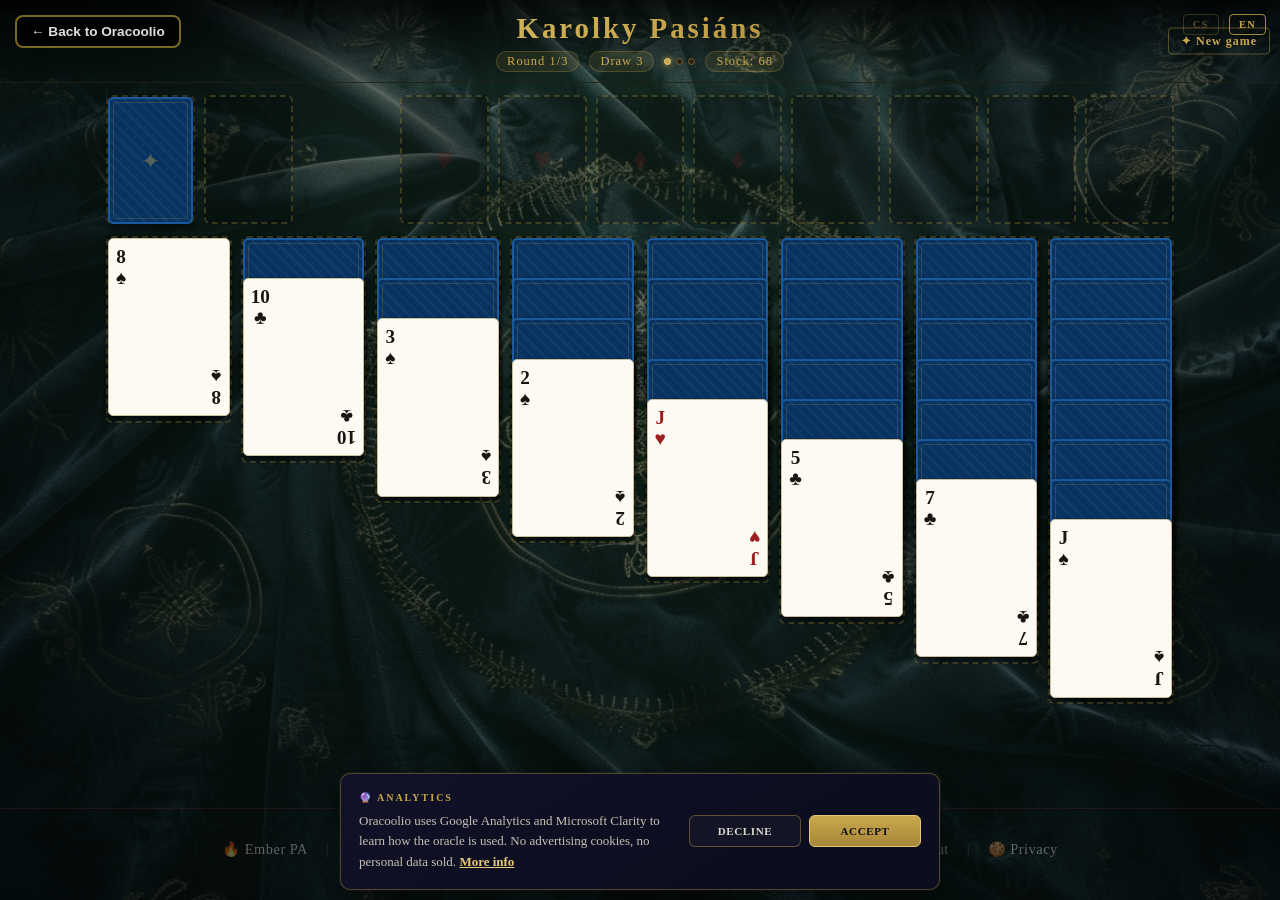
<file: karolky/index.html>
<!DOCTYPE html>
<html lang="cs">
<head>
  <meta charset="UTF-8">
  <meta name="viewport" content="width=device-width, initial-scale=1.0">
  <title>Karolky Pasiáns | Oracoolio</title>
  <meta name="description" content="Karolky Pasiáns — Double Klondike se 104 kartami a 3 koly. Největší zkouška osudu.">
  <meta name="robots" content="index, follow">
  <link rel="canonical" href="https://oracoolio.com/karolky/">
  <meta name="author" content="ondrex">
  <meta property="og:type"        content="website">
  <meta property="og:locale"      content="cs_CZ">
  <meta property="og:site_name"   content="Oracoolio">
  <meta property="og:title"       content="Karolky Pasiáns | Oracoolio">
  <meta property="og:description" content="Karolky Pasiáns — Double Klondike se 104 kartami a 3 koly.">
  <meta property="og:url"         content="https://oracoolio.com/karolky/">
  <meta property="og:image"       content="https://oracoolio.com/assets/og-image.jpg">
  <meta name="google-site-verification" content="HeChd4paxpWn6emGa3HjuQyFjuCw85kWsUwtk1IRobY">
  <!-- Google Consent Mode v2 (advanced) — výchozí stav, musí být před GTM/Clarity -->
  <script>window.dataLayer=window.dataLayer||[];function gtag(){dataLayer.push(arguments);}gtag('consent','default',{ad_storage:'denied',ad_user_data:'denied',ad_personalization:'denied',analytics_storage:'denied',functionality_storage:'denied',wait_for_update:500});gtag('set','ads_data_redaction',true);function orcLoadClarity(){(function(c,l,a,r,i,t,y){c[a]=c[a]||function(){(c[a].q=c[a].q||[]).push(arguments)};t=l.createElement(r);t.async=1;t.src="https://www.clarity.ms/tag/"+i;y=l.getElementsByTagName(r)[0];y.parentNode.insertBefore(t,y);})(window,document,"clarity","script","vp48p83k4t");}try{if(localStorage.getItem('oracoolio_consent')==='granted'){gtag('consent','update',{analytics_storage:'granted',functionality_storage:'granted'});orcLoadClarity();}}catch(e){}</script>
  <script async src="https://www.googletagmanager.com/gtag/js?id=G-VW6CLRYTF3"></script>
  <script>gtag('js',new Date());gtag('config','G-VW6CLRYTF3');</script>
  <script>(function(w,d,s,l,i){w[l]=w[l]||[];w[l].push({'gtm.start':new Date().getTime(),event:'gtm.js'});var f=d.getElementsByTagName(s)[0],j=d.createElement(s),dl=l!="dataLayer"?"&l="+l:"";j.async=true;j.src="https://www.googletagmanager.com/gtm.js?id="+i+dl;f.parentNode.insertBefore(j,f);})(window,document,"script","dataLayer","GTM-5FG6N9KV");</script>
  <link rel="icon" href="../assets/favicon.ico">
  <link rel="apple-touch-icon" sizes="180x180" href="../assets/apple-touch-icon.png">
  <meta name="theme-color" content="#09090f">
  <link rel="stylesheet" href="../style.css">
  <script type="application/ld+json">
  {
    "@context": "https://schema.org",
    "@type": "WebApplication",
    "name": "Karolky Pasiáns — Oracoolio",
    "url": "https://oracoolio.com/karolky/",
    "description": "Karolky Pasiáns — Double Klondike se 104 kartami a 3 koly. Největší zkouška osudu zdarma online.",
    "applicationCategory": "GameApplication",
    "operatingSystem": "Web",
    "publisher": { "@type": "Organization", "name": "Oracoolio", "url": "https://oracoolio.com/" },
    "offers": { "@type": "Offer", "price": "0", "priceCurrency": "CZK" },
    "inLanguage": "cs"
  }
  </script>
  <style>
    .kp-lang-switch {
      position: absolute; top: 14px; right: 14px;
      display: flex; align-items: center; gap: 4px; z-index: 600;
    }
    .kp-lang-btn {
      background: none;
      border: 1px solid rgba(201,168,76,0.25);
      color: rgba(201,168,76,0.4);
      font-family: 'Cinzel', Georgia, serif;
      font-size: 0.65rem; letter-spacing: 0.12em;
      padding: 4px 9px; border-radius: 4px; cursor: pointer;
      transition: all 0.2s;
    }
    .kp-lang-btn.active,
    .kp-lang-btn:hover { border-color: rgba(201,168,76,0.8); color: #c9a84c; }
  </style>
</head>
<body>
<noscript><iframe src="https://www.googletagmanager.com/ns.html?id=GTM-5FG6N9KV" height="0" width="0" style="display:none;visibility:hidden"></iframe></noscript>
    <main id="karolky-section">

        <button id="kp-back-btn" class="back-btn" onclick="window.location.href='../index.html'">← Zpět do Oracoolia</button>

        <!-- ── Lang switch ── -->
        <div class="kp-lang-switch">
            <button class="kp-lang-btn active" id="btn-lang-cs" onclick="kpSetLang('cs')">CS</button>
            <span style="color:rgba(201,168,76,0.25);font-size:.8rem;">|</span>
            <button class="kp-lang-btn" id="btn-lang-en" onclick="kpSetLang('en')">EN</button>
        </div>

        <!-- Horní lišta s názvem, HUD a tlačítkem nová hra -->
        <header id="kp-header">
            <h1>Karolky Pasiáns</h1>
            <div id="kp-hud">
                <span class="kp-pill"><span id="kp-round-label">Kolo</span> <span id="kp-pass">1</span>/3</span>
                <span class="kp-pill"><span id="kp-draw-label">Po</span> <span id="kp-draw">3</span></span>
                <div id="kp-dots">
                    <div class="kp-dot kp-dot-active" id="kp-d1"></div>
                    <div class="kp-dot" id="kp-d2"></div>
                    <div class="kp-dot" id="kp-d3"></div>
                </div>
                <span class="kp-pill"><span id="kp-stock-label">Stoh:</span> <span id="kp-stock-cnt">0</span></span>
                <button id="kp-new-btn" class="kp-new-btn" onclick="kpNewGame()">✦ Nová hra</button>
            </div>
        </header>

        <!-- Info bar — zobrazí se při tap-výběru karty -->
        <div id="kp-infobar" class="kp-infobar-hidden">
            <div class="kp-info-left">
                <span id="kp-info-txt"></span>
                <span id="kp-info-sub"></span>
            </div>
            <div class="kp-info-right">
                <span id="kp-info-hint" class="kp-info-hint">Klepněte na cíl</span>
                <button id="kp-cancel-btn" class="kp-cancel-btn" onclick="kpClearSel()">✕ Zrušit</button>
            </div>
        </div>

        <!-- Herní plocha -->
        <div id="kp-game">

            <!-- TOP ROW: stock | waste | spacer | 8 foundations (11 sloupců) -->
            <div class="kp-grid kp-grid-11">
                <div class="kp-slot kp-stock-slot" id="kp-stock" onclick="kpClickStock()">
                    <span id="kp-recycle"></span>
                </div>
                <div class="kp-slot" id="kp-waste"></div>
                <div class="kp-spacer"></div>
                <div class="kp-slot kp-foundation" id="kp-f0" data-suit="hearts"   data-color="red"   data-sym="♥"></div>
                <div class="kp-slot kp-foundation" id="kp-f1" data-suit="hearts"   data-color="red"   data-sym="♥"></div>
                <div class="kp-slot kp-foundation" id="kp-f2" data-suit="diamonds" data-color="red"   data-sym="♦"></div>
                <div class="kp-slot kp-foundation" id="kp-f3" data-suit="diamonds" data-color="red"   data-sym="♦"></div>
                <div class="kp-slot kp-foundation" id="kp-f4" data-suit="clubs"    data-color="black" data-sym="♣"></div>
                <div class="kp-slot kp-foundation" id="kp-f5" data-suit="clubs"    data-color="black" data-sym="♣"></div>
                <div class="kp-slot kp-foundation" id="kp-f6" data-suit="spades"   data-color="black" data-sym="♠"></div>
                <div class="kp-slot kp-foundation" id="kp-f7" data-suit="spades"   data-color="black" data-sym="♠"></div>
            </div>

            <!-- TABLEAU ROW: 8 sloupců -->
            <div class="kp-grid kp-grid-8">
                <div class="kp-slot kp-tab" id="kp-t0"></div>
                <div class="kp-slot kp-tab" id="kp-t1"></div>
                <div class="kp-slot kp-tab" id="kp-t2"></div>
                <div class="kp-slot kp-tab" id="kp-t3"></div>
                <div class="kp-slot kp-tab" id="kp-t4"></div>
                <div class="kp-slot kp-tab" id="kp-t5"></div>
                <div class="kp-slot kp-tab" id="kp-t6"></div>
                <div class="kp-slot kp-tab" id="kp-t7"></div>
            </div>

        </div><!-- /#kp-game -->

        <!-- Win / Lose overlay -->
        <div id="kp-overlay">
            <div id="kp-overlay-box">
                <div id="kp-ov-icon"></div>
                <h2 id="kp-ov-title"></h2>
                <p id="kp-ov-msg"></p>
                <button class="kp-obtn kp-obtn-gold" onclick="kpNewGame();kpCloseOverlay()">✦ Nová hra</button>
                <button id="kp-close-btn" class="kp-obtn kp-obtn-ghost" onclick="kpCloseOverlay()">Zavřít</button>
            </div>
        </div>

        <footer id="oracoolio-footer" style="position:relative;z-index:10;">
            <div class="footer-links">
                <a href="https://ember-pa.cz" target="_blank" rel="noopener" class="footer-link footer-ember">🔥 Ember PA</a>
                <span class="footer-sep">|</span>
                <a href="https://myscriptorium.cz" target="_blank" rel="noopener" class="footer-link footer-doupe">👾 Scriptorium</a>
                <span class="footer-sep">|</span>
                <a href="https://occultix.app" target="_blank" rel="noopener" class="footer-link footer-beer">⛧ Occultix</a>
                <span class="footer-sep">|</span>
                <a href="https://fractout.com" target="_blank" rel="noopener" class="footer-link footer-doupe">𖦹ׂ Fractout</a>
                <span class="footer-sep">|</span>
                <a href="https://newsandradio.cz" target="_blank" rel="noopener" class="footer-link footer-doupe">📰 Jouza News&amp;Radio 📻</a>
                <span class="footer-sep">|</span>
                <a href="../about/" class="footer-link footer-doupe" data-cs="ℹ O projektu" data-en="ℹ About">ℹ O projektu</a>
                <span class="footer-sep">|</span>
                <a href="#" class="footer-link footer-doupe" onclick="if(typeof oracoolioConsentInfo==='function')oracoolioConsentInfo();return false;" data-cs="🍪 Soukromí" data-en="🍪 Privacy">🍪 Soukromí</a>
            </div>
            <div class="footer-credit">
                Vyvíjeno s <span class="footer-heart">❤️</span> v Novém Boru. By <a href="https://ember-pa.cz" target="_blank" rel="noopener" style="color:inherit;text-decoration:none;">Ondrex</a>
            </div>
        </footer>

    </main><!-- /#karolky-section -->
    <div class="footer-links">
        <a href="https://ember-pa.cz" target="_blank" rel="noopener" class="footer-link footer-ember">🔥 Ember PA</a>
        <span class="footer-sep">|</span>
        <a href="https://myscriptorium.cz" target="_blank" rel="noopener" class="footer-link footer-doupe">👾 Scriptorium</a>
        <span class="footer-sep">|</span>
        <a href="https://occultix.app" target="_blank" rel="noopener" class="footer-link footer-beer">⛧ Occultix</a>
        <span class="footer-sep">|</span>
        <a href="https://fractout.com" target="_blank" rel="noopener" class="footer-link footer-doupe">𖦹ׂ Fractout</a>
        <span class="footer-sep">|</span>
        <a href="https://newsandradio.cz" target="_blank" rel="noopener" class="footer-link footer-doupe">📰 Jouza News&amp;Radio 📻</a>
        <span class="footer-sep">|</span>
        <a href="../about/" class="footer-link footer-doupe" data-cs="ℹ O projektu" data-en="ℹ About">ℹ O projektu</a>
        <span class="footer-sep">|</span>
        <a href="#" class="footer-link footer-doupe" onclick="if(typeof oracoolioConsentInfo==='function')oracoolioConsentInfo();return false;" data-cs="🍪 Soukromí" data-en="🍪 Privacy">🍪 Soukromí</a>
    </div>
    <div class="footer-credit">
        <span data-cs="Vyvíjeno s" data-en="Developed with">Vyvíjeno s</span> <span class="footer-heart">❤️</span> <span data-cs="v Novém Boru. By" data-en="in Nový Bor. By">v Novém Boru. By</span> <a href="https://ember-pa.cz" target="_blank" rel="noopener" style="color:inherit;text-decoration:none;">Ondrex</a>
    </div>
</footer>

<script src="../lang.js"></script>
<script src="../consent.js"></script>
<script src="karolky.js"></script>
</body>
</html>
</file>
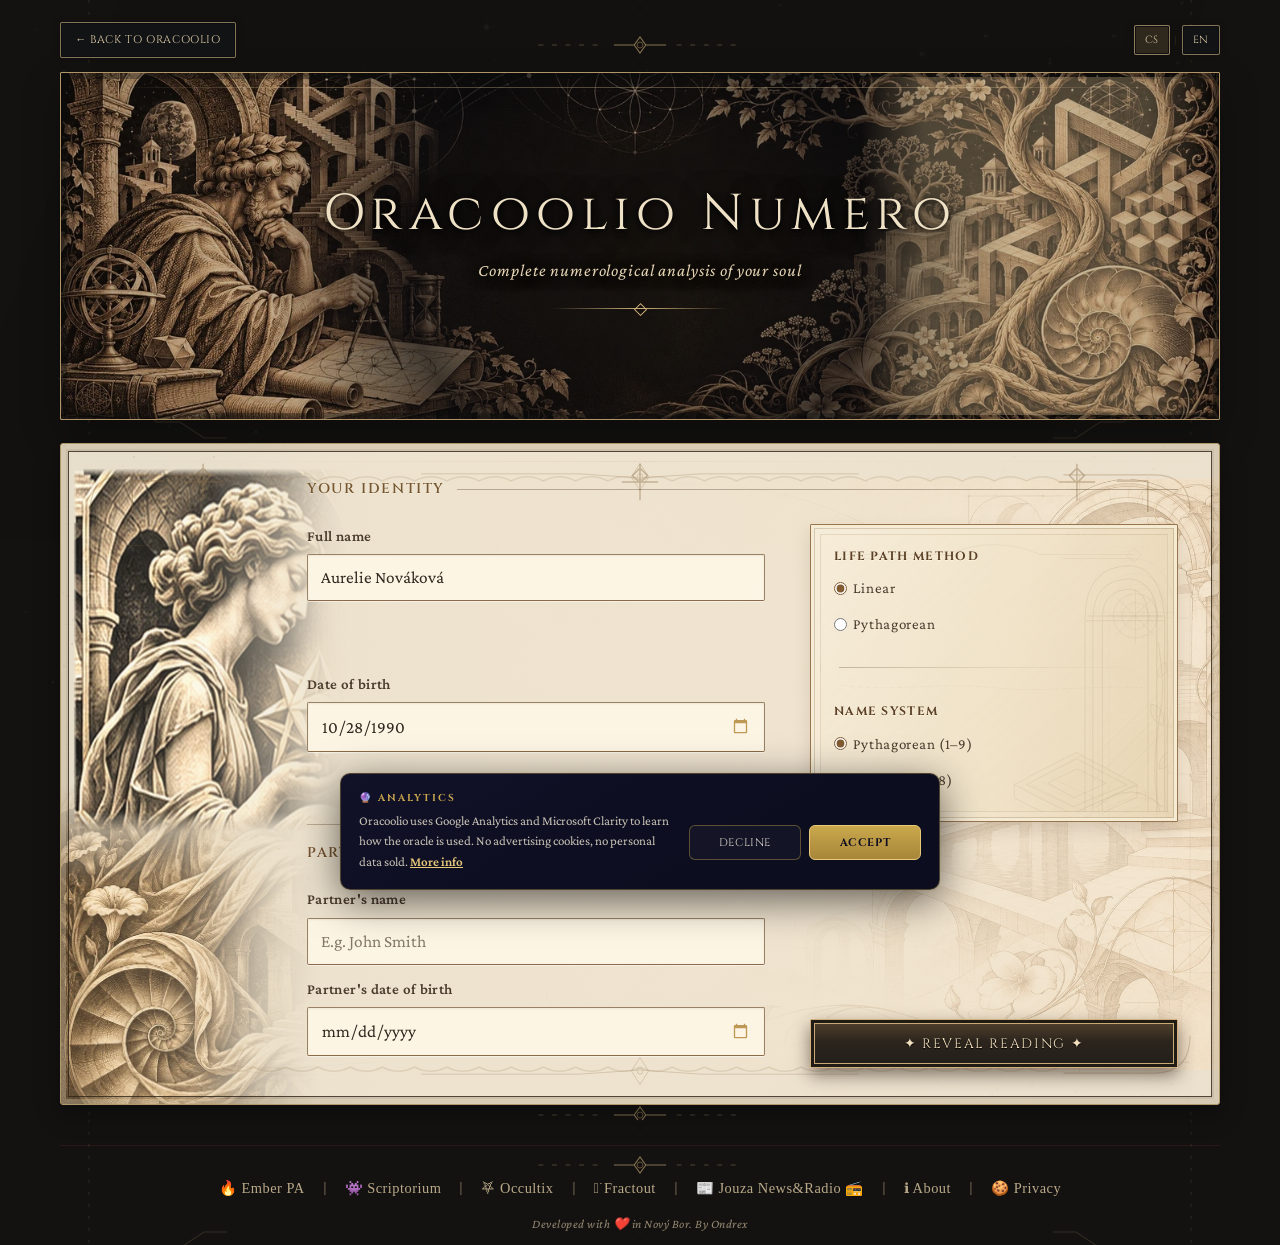
<file: numero/index.html>
<!DOCTYPE html>
<html lang="cs">
<head>
  <meta charset="UTF-8">
  <meta name="viewport" content="width=device-width, initial-scale=1.0">
  <title>Numero — Numerologický rozbor | Oracoolio</title>
  <meta name="description" content="Kompletní numerologický rozbor vaší duše zdarma. Životní číslo, číslo duše, osobnosti, mřížka, cykly a partnerská shoda.">
  <meta name="robots" content="index, follow">
  <link rel="canonical" href="https://oracoolio.com/numero/">
  <meta name="author" content="ondrex">
  <meta name="language" content="cs">
  <meta name="geo.region" content="CZ">
  <meta property="og:type"        content="website">
  <meta property="og:locale"      content="cs_CZ">
  <meta property="og:site_name"   content="Oracoolio">
  <meta property="og:title"       content="Numero — Numerologický rozbor zdarma | Oracoolio">
  <meta property="og:description" content="Kompletní numerologický rozbor vaší duše. Životní číslo, mřížka, cykly a partnerská shoda zdarma.">
  <meta property="og:url"         content="https://oracoolio.com/numero.html">
  <meta property="og:image"       content="https://oracoolio.com/assets/og-image.jpg">
  <meta name="twitter:card"        content="summary_large_image">
  <meta name="twitter:title"       content="Numero — Numerologický rozbor zdarma | Oracoolio">
  <meta name="twitter:description" content="Kompletní numerologický rozbor vaší duše zdarma online.">
  <meta name="twitter:image"       content="https://oracoolio.com/assets/og-image.jpg">
  <script type="application/ld+json">
  {"@context":"https://schema.org","@type":"WebApplication","name":"Oracoolio Numero","url":"https://oracoolio.com/numero.html","description":"Kompletní numerologický rozbor vaší duše zdarma.","applicationCategory":"EntertainmentApplication","operatingSystem":"Web","publisher":{"@type":"Organization","name":"Oracoolio","url":"https://oracoolio.com/"},"offers":{"@type":"Offer","price":"0","priceCurrency":"CZK"},"inLanguage":["cs","en"]}
  </script>
  <meta name="google-site-verification" content="HeChd4paxpWn6emGa3HjuQyFjuCw85kWsUwtk1IRobY">
  <!-- Google Consent Mode v2 (advanced) — výchozí stav, musí být před GTM/Clarity -->
  <script>window.dataLayer=window.dataLayer||[];function gtag(){dataLayer.push(arguments);}gtag('consent','default',{ad_storage:'denied',ad_user_data:'denied',ad_personalization:'denied',analytics_storage:'denied',functionality_storage:'denied',wait_for_update:500});gtag('set','ads_data_redaction',true);function orcLoadClarity(){(function(c,l,a,r,i,t,y){c[a]=c[a]||function(){(c[a].q=c[a].q||[]).push(arguments)};t=l.createElement(r);t.async=1;t.src="https://www.clarity.ms/tag/"+i;y=l.getElementsByTagName(r)[0];y.parentNode.insertBefore(t,y);})(window,document,"clarity","script","vp48p83k4t");}try{if(localStorage.getItem('oracoolio_consent')==='granted'){gtag('consent','update',{analytics_storage:'granted',functionality_storage:'granted'});orcLoadClarity();}}catch(e){}</script>
  <script async src="https://www.googletagmanager.com/gtag/js?id=G-VW6CLRYTF3"></script>
  <script>gtag('js',new Date());gtag('config','G-VW6CLRYTF3');</script>
  <script>(function(w,d,s,l,i){w[l]=w[l]||[];w[l].push({'gtm.start':new Date().getTime(),event:'gtm.js'});var f=d.getElementsByTagName(s)[0],j=d.createElement(s),dl=l!='dataLayer'?'&l='+l:'';j.async=true;j.src='https://www.googletagmanager.com/gtm.js?id='+i+dl;f.parentNode.insertBefore(j,f);})(window,document,'script','dataLayer','GTM-5FG6N9KV');</script>
  <link rel="icon" href="assets/favicon.ico">
  <link rel="apple-touch-icon" sizes="180x180" href="assets/apple-touch-icon.png">
  <meta name="theme-color" content="#09090f">
  <!-- Modern Web Guidance: warm the font connections, preserve the existing typography. -->
  <link rel="preconnect" href="https://fonts.googleapis.com">
  <link rel="preconnect" href="https://fonts.gstatic.com" crossorigin>
  <link href="https://fonts.googleapis.com/css2?family=Cinzel:wght@400;600&family=Crimson+Pro:ital,wght@0,300;0,400;1,300&display=swap" rel="stylesheet">
  <!-- The hero is CSS-backed. Preload the correct density before stylesheet discovery. -->
  <link rel="preload" as="image" type="image/webp" fetchpriority="high"
        href="numero-v623-hero-1x.webp"
        imagesrcset="numero-v623-hero-1x.webp 1x, numero-v613-hero.webp 2x">
  <link rel="stylesheet" href="numero.css">
  <style>
    html, body { margin: 0; padding: 0; background: #09090f; overflow-x: hidden; width: 100%; }
    /* Back button — standalone stránka, žádný globální button styl */
    .back-btn {
      display: inline-block;
      background: none;
      border: 1px solid rgba(201,168,76,0.3);
      color: rgba(201,168,76,0.6);
      padding: 8px 18px;
      border-radius: 6px;
      font-family: 'Cinzel', serif;
      font-size: 0.75rem;
      letter-spacing: 0.1em;
      text-transform: uppercase;
      text-decoration: none;
      cursor: pointer;
      transition: all 0.25s;
      margin: 20px 0 10px 0;
    }
    .back-btn:hover { border-color: rgba(201,168,76,0.7); color: rgba(201,168,76,1); }
    /* Header row — back btn + lang switch */
    .num-header {
      display: flex;
      justify-content: space-between;
      align-items: center;
      padding: 20px 0 10px;
    }
    .num-lang-switch {
      display: flex;
      align-items: center;
      gap: 4px;
      font-family: 'Cinzel', serif;
      font-size: 0.65rem;
      letter-spacing: 0.1em;
    }
    .nlang-btn {
      background: none;
      border: 1px solid rgba(201,168,76,0.25);
      color: rgba(201,168,76,0.35);
      padding: 4px 10px;
      border-radius: 4px;
      cursor: pointer;
      font-family: inherit;
      font-size: inherit;
      letter-spacing: inherit;
      transition: all 0.2s;
    }
    .nlang-btn.active {
      border-color: rgba(201,168,76,0.8);
      color: rgba(201,168,76,1);
    }
    .nlang-btn:hover:not(.active) {
      border-color: rgba(201,168,76,0.5);
      color: rgba(201,168,76,0.7);
    }
    .num-lang-sep { color: rgba(201,168,76,0.25); }
    /* Footer */
    #oracoolio-footer{width:100%;padding:28px 0 10px;text-align:center;margin-top:40px;border-top:1px solid rgba(233,69,96,0.1);}
    .footer-links{display:flex;justify-content:center;align-items:center;gap:10px;flex-wrap:wrap;margin-bottom:12px;}
    .footer-sep{color:rgba(255,255,255,0.15);font-size:.9rem;user-select:none;}
    .footer-link{color:rgba(255,255,255,0.35);text-decoration:none;font-size:.9rem;font-family:Georgia,serif;letter-spacing:.5px;padding:4px 8px;border-radius:6px;transition:color .3s,text-shadow .3s,background .3s;}
    .footer-ember:hover{color:#ff6a1a;text-shadow:0 0 6px rgba(255,106,26,.9),0 0 14px rgba(255,80,0,.7);background:rgba(255,80,0,.07);}
    .footer-doupe:hover{color:#a855f7;text-shadow:0 0 6px rgba(168,85,247,.9),0 0 14px rgba(168,85,247,.6);background:rgba(168,85,247,.07);}
    .footer-beer:hover{color:#f59e0b;text-shadow:0 0 6px rgba(245,158,11,.9),0 0 14px rgba(245,158,11,.6);background:rgba(245,158,11,.07);}
    .footer-credit{color:rgba(255,255,255,0.2);font-size:.78rem;font-style:italic;letter-spacing:.5px;}
    .footer-heart{display:inline-block;transition:transform .3s,filter .3s;}
    .footer-credit:hover .footer-heart{transform:scale(1.4);filter:drop-shadow(0 0 4px rgba(233,69,96,.8));}
  </style>
</head>
<body>
<noscript><iframe src="https://www.googletagmanager.com/ns.html?id=GTM-5FG6N9KV" height="0" width="0" style="display:none;visibility:hidden"></iframe></noscript>

<canvas id="sky-canvas" aria-hidden="true"></canvas>

<div class="container">
  <div class="num-header">
    <a href="../index.html" class="back-btn" data-cs="← Zpět do Oracoolia" data-en="← Back to Oracoolio">← Zpět do Oracoolia</a>
    <div class="num-lang-switch" role="group" aria-label="Jazyk / Language">
      <button type="button" onclick="setLang('cs')" id="btn-lang-cs" class="nlang-btn active" aria-label="Čeština" aria-pressed="true">CS</button>
      <span class="num-lang-sep">|</span>
      <button type="button" onclick="setLang('en')" id="btn-lang-en" class="nlang-btn" aria-label="English" aria-pressed="false">EN</button>
    </div>
  </div>

  <div class="page-title">
    <h1 data-cs="Oracoolio Numero" data-en="Oracoolio Numero">Oracoolio Numero</h1>
    <p class="subtitle" data-cs="Kompletní numerologický rozbor vaší duše" data-en="Complete numerological analysis of your soul">Kompletní numerologický rozbor vaší duše</p>
    <div class="title-divider"></div>
  </div>

  <div class="card">
    <div id="numero-form-heading" class="form-section-label" data-cs="Vaše identita" data-en="Your identity">Vaše identita</div>
    <form id="numForm" aria-labelledby="numero-form-heading">
      <div class="form-group">
        <label for="fullName" data-cs="Celé jméno" data-en="Full name">Celé jméno</label>
        <input type="text" id="fullName" value="Aurelie Nováková" required>
      </div>
      <div class="form-group">
        <label for="birthDate" data-cs="Datum narození" data-en="Date of birth">Datum narození</label>
        <input type="date" id="birthDate" value="1990-10-28" required>
      </div>

      <div class="partner-section">
        <div class="form-section-label" style="margin-top: 4px;">
          <span data-cs="Partnerská shoda" data-en="Partner compatibility">Partnerská shoda</span>
          <span style="color: var(--text-dim); font-size: 0.6rem; font-family: 'Crimson Pro', serif; text-transform: none; letter-spacing: 0; font-style: italic; font-weight: 300;">
            (<span data-cs="volitelné" data-en="optional">volitelné</span>)
          </span>
        </div>
        <div class="form-group">
          <label for="partnerName" data-cs="Jméno partnera" data-en="Partner's name">Jméno partnera</label>
          <input type="text" id="partnerName"
                 data-placeholder-cs="Např. Petr Novák"
                 data-placeholder-en="E.g. John Smith"
                 placeholder="Např. Petr Novák">
        </div>
        <div class="form-group">
          <label for="partnerDate" data-cs="Datum narození partnera" data-en="Partner's date of birth">Datum narození partnera</label>
          <input type="date" id="partnerDate">
        </div>
      </div>

      <div class="settings-box">
        <strong data-cs="Metoda životního čísla" data-en="Life path method">Metoda životního čísla</strong>
        <label><input type="radio" name="lifePathMethod" value="linear" id="lpLin" checked>
          <span data-cs="Lineární" data-en="Linear">Lineární</span></label>
        <label><input type="radio" name="lifePathMethod" value="pythagorean" id="lpPyt">
          <span data-cs="Pythagorejská" data-en="Pythagorean">Pythagorejská</span></label>
        <br><br>
        <strong data-cs="Systém jména" data-en="Name system">Systém jména</strong>
        <label><input type="radio" name="nameMethod" value="pythagorean" id="namePyt" checked>
          <span data-cs="Pythagorejská (1–9)" data-en="Pythagorean (1–9)">Pythagorejská (1–9)</span></label>
        <label><input type="radio" name="nameMethod" value="chaldean" id="nameChal">
          <span data-cs="Chaldejská (1–8)" data-en="Chaldean (1–8)">Chaldejská (1–8)</span></label>
      </div>
      <button type="submit" data-cs="✦ Odhalit rozbor ✦" data-en="✦ Reveal reading ✦">✦ Odhalit rozbor ✦</button>
    </form>
  </div>

  <div id="results">
    <div id="outputArea"></div>
  </div>

  <footer id="oracoolio-footer">
      <div class="footer-links">
          <a href="https://ember-pa.cz" target="_blank" rel="noopener" class="footer-link footer-ember">🔥 Ember PA</a>
          <span class="footer-sep">|</span>
          <a href="https://myscriptorium.cz" target="_blank" rel="noopener" class="footer-link footer-doupe">👾 Scriptorium</a>
          <span class="footer-sep">|</span>
          <a href="https://occultix.app" target="_blank" rel="noopener" class="footer-link footer-beer">⛧ Occultix</a>
          <span class="footer-sep">|</span>
          <a href="https://fractout.com" target="_blank" rel="noopener" class="footer-link footer-doupe">𖦹ׂ Fractout</a>
          <span class="footer-sep">|</span>
          <a href="https://newsandradio.cz" target="_blank" rel="noopener" class="footer-link footer-doupe">📰 Jouza News&amp;Radio 📻</a>
          <span class="footer-sep">|</span>
          <a href="../about/" class="footer-link footer-doupe" data-cs="ℹ O projektu" data-en="ℹ About">ℹ O projektu</a>
          <span class="footer-sep">|</span>
          <a href="#" class="footer-link footer-doupe" onclick="if(typeof oracoolioConsentInfo==='function')oracoolioConsentInfo();return false;" data-cs="🍪 Soukromí" data-en="🍪 Privacy">🍪 Soukromí</a>
      </div>
      <div class="footer-credit">
          <span data-cs="Vyvíjeno s" data-en="Developed with">Vyvíjeno s</span> <span class="footer-heart">❤️</span> <span data-cs="v Novém Boru. By" data-en="in Nový Bor. By">v Novém Boru. By</span> <a href="https://ember-pa.cz" target="_blank" rel="noopener" style="color:inherit;text-decoration:none;">Ondrex</a>
      </div>
  </footer>

</div><!-- /.container -->

<script src="../lang.js"></script>
<script src="../consent.js"></script>
<script src="numero.js" defer></script>
<script src="numero-geometry.js" defer></script>
<script>
// ── Lokalizace ────────────────────────────────────────────
function setLang(lang) {
  if (typeof NUMERO_LANG !== 'undefined') NUMERO_LANG = lang;
  setGlobalLang(lang);
  document.documentElement.lang = lang;
  document.getElementById('btn-lang-cs').setAttribute('aria-pressed', String(lang === 'cs'));
  document.getElementById('btn-lang-en').setAttribute('aria-pressed', String(lang === 'en'));
  document.title = lang === 'en' ? 'Numero — Numerological Reading | Oracoolio' : 'Numero — Numerologický rozbor | Oracoolio';
  document.getElementById('btn-lang-cs').style.color = lang === 'cs' ? 'rgba(201,168,76,1)' : 'rgba(201,168,76,0.3)';
  document.getElementById('btn-lang-cs').style.borderColor = lang === 'cs' ? 'rgba(201,168,76,0.8)' : 'rgba(201,168,76,0.2)';
  document.getElementById('btn-lang-en').style.color = lang === 'en' ? 'rgba(201,168,76,1)' : 'rgba(201,168,76,0.3)';
  document.getElementById('btn-lang-en').style.borderColor = lang === 'en' ? 'rgba(201,168,76,0.8)' : 'rgba(201,168,76,0.2)';
  document.querySelectorAll('[data-cs]').forEach(el => {
    const val = lang === 'en' ? el.dataset.en : el.dataset.cs;
    if (!val) return;
    if (el.tagName === 'INPUT' || el.tagName === 'TEXTAREA') {
      el.placeholder = val;
    } else if (el.tagName === 'BUTTON' && el.type === 'submit') {
      el.textContent = val;
    } else {
      el.textContent = val;
    }
  });
  // Placeholder inputs with separate data attrs
  document.querySelectorAll('[data-placeholder-cs]').forEach(el => {
    el.placeholder = lang === 'en' ? (el.dataset.placeholderEn || el.dataset.placeholderCs) : el.dataset.placeholderCs;
  });
}

document.addEventListener('DOMContentLoaded', () => {
  if (typeof getLang === 'function') setLang(getLang());
});
</script>


</body>
</html>
</file>
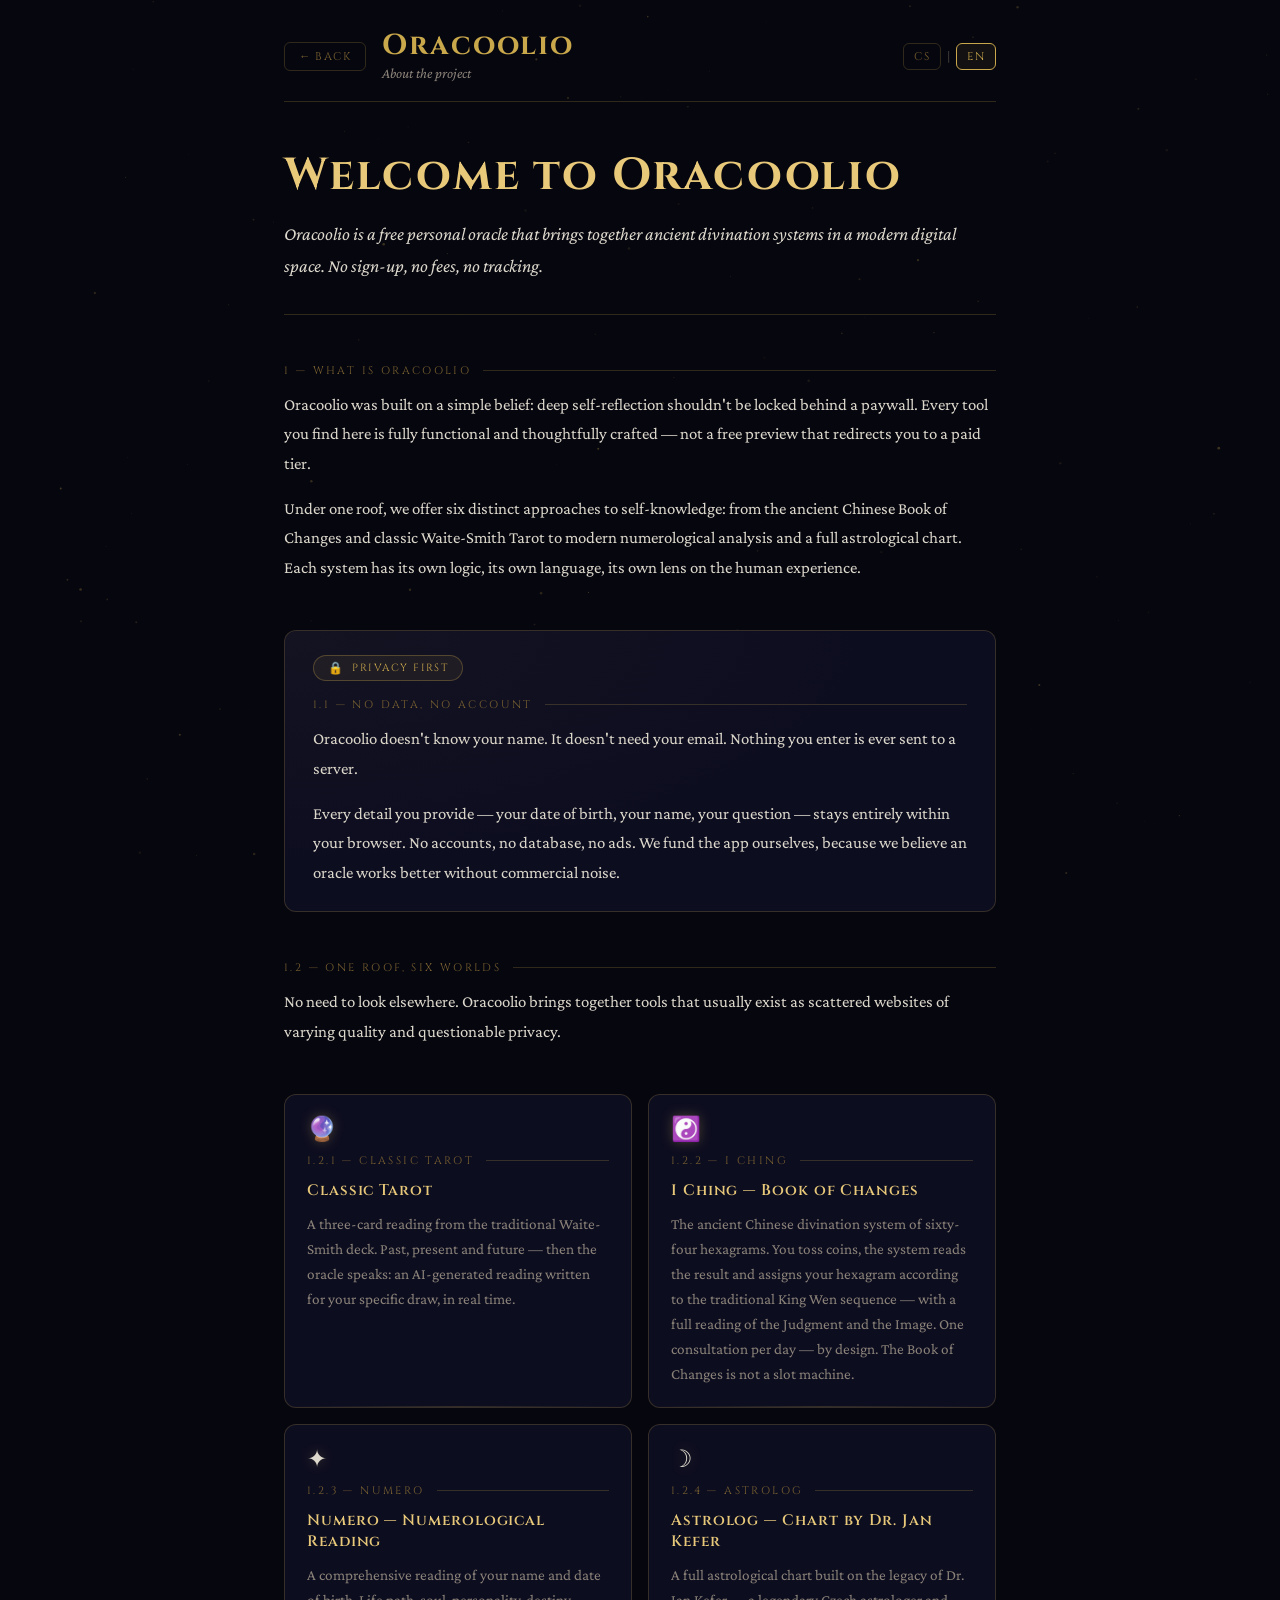
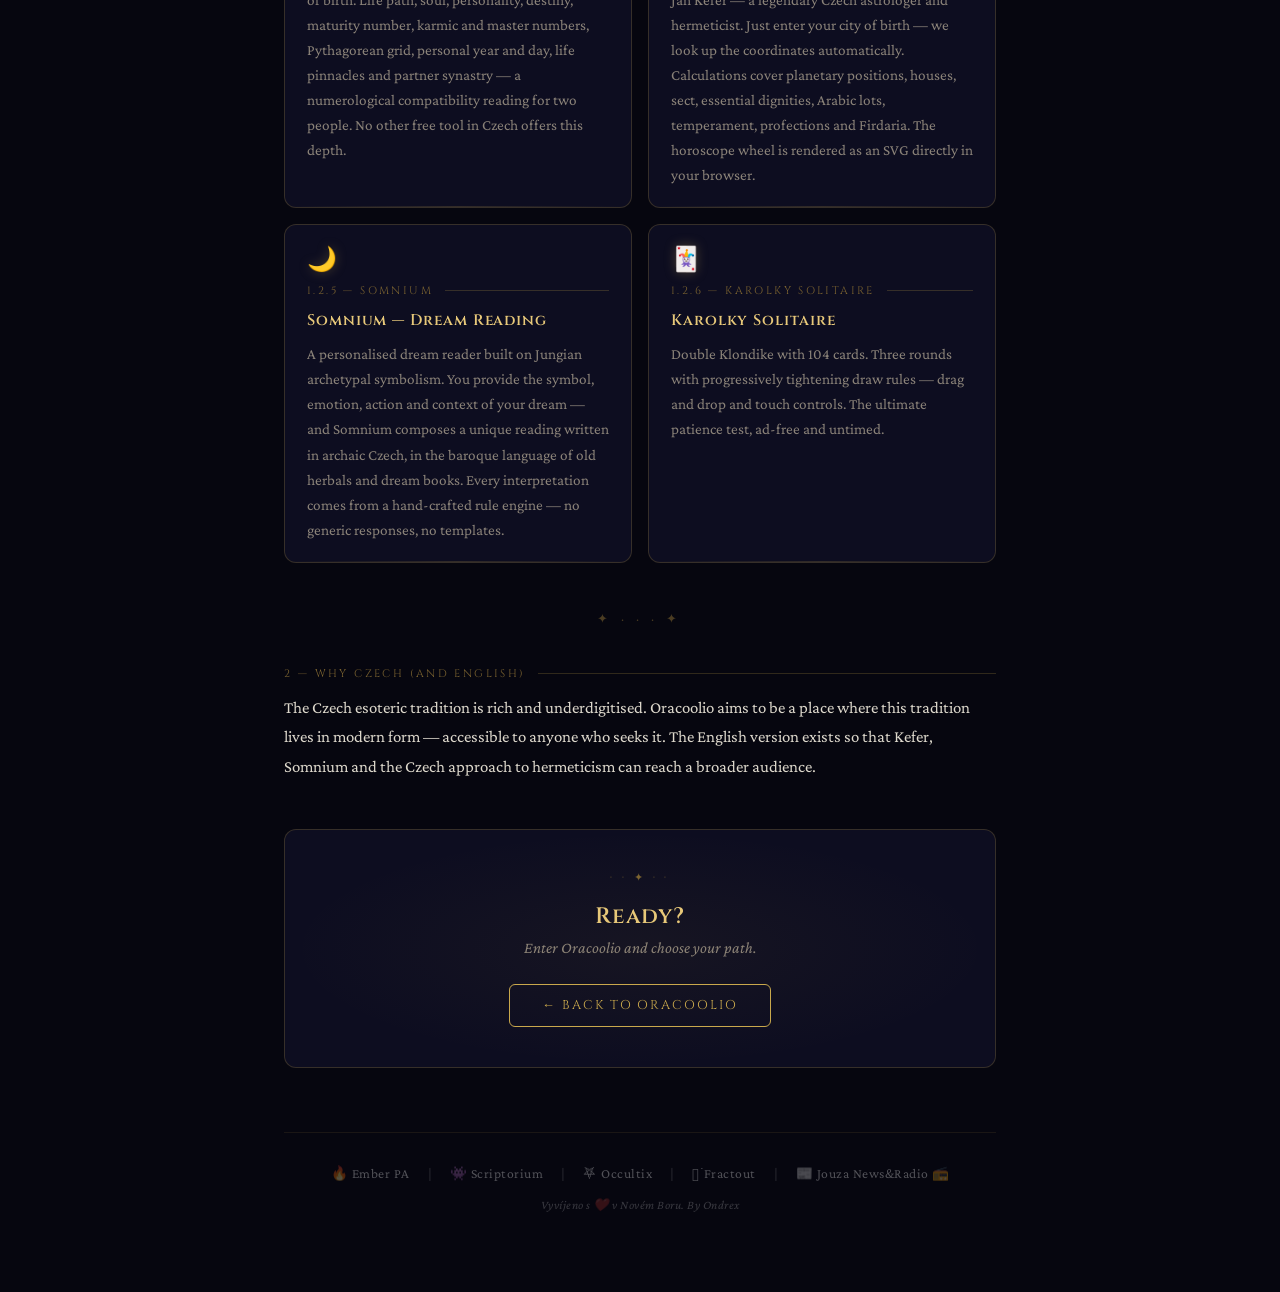
<file: about/about.html>
<!DOCTYPE html>
<html lang="cs">
<head>
  <meta charset="UTF-8">
  <meta name="viewport" content="width=device-width, initial-scale=1.0">
  <title data-cs="O Oracooliu — Bezplatná věštírna online | Oracoolio" data-en="About Oracoolio — Free Oracle Online | Oracoolio">O Oracooliu — Bezplatná věštírna online | Oracoolio</title>
  <meta name="description" content="Oracoolio je bezplatná osobní věštírna — Tarot, I-Ťing, Numerologie, Astrolog, Somnium a Karolky Pasiáns. Bez registrace, bez reklam, bez sledování.">
  <meta name="robots" content="index, follow">
  <link rel="canonical" href="https://oracoolio.com/about/">
  <meta name="author" content="ondrex">
  <meta name="language" content="cs">
  <meta name="geo.region" content="CZ">

  <meta property="og:type"        content="website">
  <meta property="og:locale"      content="cs_CZ">
  <meta property="og:site_name"   content="Oracoolio">
  <meta property="og:title"       content="O Oracooliu — Bezplatná věštírna online">
  <meta property="og:description" content="Šest věšteckých nástrojů pod jednou střechou. Zdarma, bez registrace, bez reklam.">
  <meta property="og:url"         content="https://oracoolio.com/about/">
  <meta property="og:image"       content="https://oracoolio.com/assets/og-image.jpg">
  <meta name="twitter:card"        content="summary_large_image">
  <meta name="twitter:title"       content="O Oracooliu — Bezplatná věštírna online">
  <meta name="twitter:description" content="Šest věšteckých nástrojů pod jednou střechou. Zdarma, bez registrace, bez reklam.">
  <meta name="twitter:image"       content="https://oracoolio.com/assets/og-image.jpg">

  <script type="application/ld+json">
  {
    "@context": "https://schema.org",
    "@type": "AboutPage",
    "name": "O Oracooliu",
    "url": "https://oracoolio.com/about/",
    "description": "Oracoolio je bezplatná osobní věštírna nabízející Tarot, I-Ťing, Numerologii, Astrologii, výklad snů a karetní hry zdarma, bez registrace.",
    "publisher": {
      "@type": "Organization",
      "name": "Oracoolio",
      "url": "https://oracoolio.com/"
    },
    "inLanguage": ["cs", "en"]
  }
  </script>

  <meta name="google-site-verification" content="HeChd4paxpWn6emGa3HjuQyFjuCw85kWsUwtk1IRobY">
  <script async src="https://www.googletagmanager.com/gtag/js?id=G-VW6CLRYTF3"></script>
  <script>window.dataLayer=window.dataLayer||[];function gtag(){dataLayer.push(arguments);}gtag('js',new Date());gtag('config','G-VW6CLRYTF3');</script>
  <script>(function(w,d,s,l,i){w[l]=w[l]||[];w[l].push({'gtm.start':new Date().getTime(),event:'gtm.js'});var f=d.getElementsByTagName(s)[0],j=d.createElement(s),dl=l!='dataLayer'?'&l='+l:'';j.async=true;j.src='https://www.googletagmanager.com/gtm.js?id='+i+dl;f.parentNode.insertBefore(j,f);})(window,document,'script','dataLayer','GTM-5FG6N9KV');</script>
  <script type="text/javascript">(function(c,l,a,r,i,t,y){c[a]=c[a]||function(){(c[a].q=c[a].q||[]).push(arguments)};t=l.createElement(r);t.async=1;t.src="https://www.clarity.ms/tag/"+i;y=l.getElementsByTagName(r)[0];y.parentNode.insertBefore(t,y);})(window,document,"clarity","script","vp48p83k4t");</script>

  <link rel="icon" href="../assets/favicon.ico">
  <link rel="apple-touch-icon" sizes="180x180" href="../assets/apple-touch-icon.png">
  <meta name="theme-color" content="#06060f">
  <link href="https://fonts.googleapis.com/css2?family=Cinzel:wght@400;600;700&family=Crimson+Pro:ital,wght@0,300;0,400;0,600;1,300;1,400&display=swap" rel="stylesheet">

  <style>
    /* ── Design tokens (sdílené s Astrologem) ── */
    :root {
      --gold:        #c9a84c;
      --gold-light:  #e8c97a;
      --gold-dim:    #7a6230;
      --bg-deep:     #06060f;
      --bg-card:     #0d0d20;
      --bg-panel:    #111128;
      --border:      rgba(201,168,76,0.22);
      --border-glow: rgba(201,168,76,0.55);
      --text:        #ddd8cc;
      --text-dim:    #8a8278;
      --text-faint:  #4a4640;
      --radius:      6px;
      --radius-lg:   12px;
    }

    *, *::before, *::after { box-sizing: border-box; margin: 0; padding: 0; }

    html, body {
      background: var(--bg-deep);
      color: var(--text);
      font-family: 'Crimson Pro', Georgia, serif;
      min-height: 100vh;
      overflow-x: hidden;
    }

    /* ── Starfield canvas ── */
    #about-canvas {
      position: fixed; top: 0; left: 0;
      width: 100%; height: 100%;
      pointer-events: none; z-index: 0; opacity: 0.45;
    }

    /* ── Root wrapper ── */
    #about-root {
      position: relative; z-index: 1;
      max-width: 760px;
      margin: 0 auto;
      padding: 32px 24px 80px;
    }

    /* ── Header ── */
    .about-header {
      display: flex;
      align-items: center;
      gap: 16px;
      margin-bottom: 48px;
      padding-bottom: 20px;
      border-bottom: 1px solid var(--border);
    }
    .about-back {
      background: none;
      border: 1px solid var(--border);
      color: var(--gold-dim);
      font-family: 'Cinzel', serif;
      font-size: 0.7rem;
      letter-spacing: 0.1em;
      padding: 6px 14px;
      border-radius: var(--radius);
      cursor: pointer;
      text-decoration: none;
      transition: all 0.25s;
      text-transform: uppercase;
      white-space: nowrap;
    }
    .about-back:hover { border-color: var(--gold); color: var(--gold); background: rgba(201,168,76,0.07); }

    .about-title-group { flex: 1; }
    .about-title {
      font-family: 'Cinzel', serif;
      font-size: 1.8rem;
      font-weight: 700;
      color: var(--gold);
      letter-spacing: 0.06em;
      line-height: 1;
    }
    .about-subtitle {
      font-size: 0.9rem;
      color: var(--text-dim);
      font-style: italic;
      margin-top: 4px;
    }

    /* Lang switch */
    .lang-switch {
      display: flex;
      align-items: center;
      gap: 6px;
    }
    .lang-btn {
      background: none;
      border: 1px solid var(--border);
      color: var(--gold-dim);
      font-family: 'Cinzel', serif;
      font-size: 0.7rem;
      letter-spacing: 0.12em;
      padding: 5px 10px;
      border-radius: var(--radius);
      cursor: pointer;
      transition: all 0.2s;
    }
    .lang-btn.active,
    .lang-btn:hover { border-color: var(--gold); color: var(--gold); background: rgba(201,168,76,0.07); }
    .lang-sep { color: var(--text-faint); font-size: 0.8rem; user-select: none; }

    /* ── Typography ── */
    h1.about-h1 {
      font-family: 'Cinzel', serif;
      font-size: clamp(1.8rem, 5vw, 2.8rem);
      font-weight: 700;
      color: var(--gold-light);
      letter-spacing: 0.04em;
      line-height: 1.15;
      margin-bottom: 18px;
    }

    .about-perex {
      font-size: 1.15rem;
      color: var(--text);
      font-style: italic;
      line-height: 1.7;
      margin-bottom: 48px;
      padding-bottom: 32px;
      border-bottom: 1px solid var(--border);
    }

    /* ── Section headings ── */
    .section-label {
      font-family: 'Cinzel', serif;
      font-size: 0.68rem;
      letter-spacing: 0.22em;
      text-transform: uppercase;
      color: var(--gold-dim);
      margin-bottom: 12px;
      display: flex;
      align-items: center;
      gap: 12px;
    }
    .section-label::after {
      content: '';
      flex: 1;
      height: 1px;
      background: var(--border);
    }

    h2.about-h2 {
      font-family: 'Cinzel', serif;
      font-size: 1.3rem;
      font-weight: 600;
      color: var(--gold);
      letter-spacing: 0.04em;
      margin-bottom: 14px;
    }

    h3.about-h3 {
      font-family: 'Cinzel', serif;
      font-size: 0.95rem;
      font-weight: 600;
      color: var(--gold-light);
      letter-spacing: 0.06em;
      margin-bottom: 10px;
    }

    p.about-p {
      font-size: 1.05rem;
      line-height: 1.75;
      color: var(--text);
      margin-bottom: 16px;
    }
    p.about-p:last-child { margin-bottom: 0; }

    /* ── Sekce bloky ── */
    .about-section {
      margin-bottom: 48px;
    }

    /* ── Privacy card ── */
    .privacy-card {
      background: var(--bg-card);
      border: 1px solid var(--border);
      border-radius: var(--radius-lg);
      padding: 24px 28px;
      margin-bottom: 48px;
      position: relative;
      overflow: hidden;
    }
    .privacy-card::before {
      content: '';
      position: absolute;
      inset: 0;
      background: radial-gradient(ellipse at top left, rgba(201,168,76,0.04) 0%, transparent 60%);
      pointer-events: none;
    }
    .privacy-pill {
      display: inline-flex;
      align-items: center;
      gap: 8px;
      background: rgba(201,168,76,0.08);
      border: 1px solid rgba(201,168,76,0.3);
      border-radius: 100px;
      padding: 4px 14px;
      font-family: 'Cinzel', serif;
      font-size: 0.65rem;
      letter-spacing: 0.14em;
      text-transform: uppercase;
      color: var(--gold);
      margin-bottom: 16px;
    }
    .privacy-pill::before { content: '🔒'; font-size: 0.75rem; }

    /* ── Tool cards grid ── */
    .tools-grid {
      display: grid;
      grid-template-columns: 1fr 1fr;
      gap: 16px;
      margin-bottom: 48px;
    }
    @media (max-width: 560px) {
      .tools-grid { grid-template-columns: 1fr; }
    }

    .tool-card {
      background: var(--bg-card);
      border: 1px solid var(--border);
      border-radius: var(--radius-lg);
      padding: 20px 22px;
      transition: border-color 0.25s, background 0.25s;
      position: relative;
      overflow: hidden;
    }
    .tool-card:hover {
      border-color: rgba(201,168,76,0.45);
      background: #0f0f24;
    }
    .tool-card::after {
      content: '';
      position: absolute;
      bottom: 0; left: 0; right: 0;
      height: 1px;
      background: linear-gradient(90deg, transparent, rgba(201,168,76,0.2), transparent);
    }

    .tool-icon {
      font-size: 1.5rem;
      margin-bottom: 10px;
      display: block;
      filter: drop-shadow(0 0 6px rgba(201,168,76,0.3));
    }
    .tool-name {
      font-family: 'Cinzel', serif;
      font-size: 0.85rem;
      font-weight: 600;
      color: var(--gold);
      letter-spacing: 0.06em;
      margin-bottom: 8px;
    }
    .tool-desc {
      font-size: 0.95rem;
      line-height: 1.65;
      color: var(--text-dim);
    }

    /* ── CTA blok ── */
    .cta-block {
      text-align: center;
      margin-bottom: 64px;
      padding: 40px 32px;
      background: var(--bg-card);
      border: 1px solid var(--border);
      border-radius: var(--radius-lg);
      position: relative;
      overflow: hidden;
    }
    .cta-block::before {
      content: '';
      position: absolute;
      inset: 0;
      background: radial-gradient(ellipse at center, rgba(201,168,76,0.05) 0%, transparent 70%);
      pointer-events: none;
    }
    .cta-ornament {
      font-family: 'Cinzel', serif;
      font-size: 0.7rem;
      letter-spacing: 0.3em;
      color: var(--gold-dim);
      margin-bottom: 16px;
    }
    .cta-headline {
      font-family: 'Cinzel', serif;
      font-size: 1.4rem;
      font-weight: 600;
      color: var(--gold-light);
      margin-bottom: 8px;
      letter-spacing: 0.04em;
    }
    .cta-sub {
      font-size: 1rem;
      color: var(--text-dim);
      font-style: italic;
      margin-bottom: 28px;
    }
    .cta-btn {
      display: inline-block;
      background: none;
      border: 1px solid var(--gold);
      color: var(--gold);
      font-family: 'Cinzel', serif;
      font-size: 0.8rem;
      letter-spacing: 0.15em;
      text-transform: uppercase;
      padding: 12px 32px;
      border-radius: var(--radius);
      text-decoration: none;
      cursor: pointer;
      transition: all 0.25s;
    }
    .cta-btn:hover {
      background: rgba(201,168,76,0.1);
      border-color: var(--gold-light);
      color: var(--gold-light);
      box-shadow: 0 0 20px rgba(201,168,76,0.15);
    }

    /* ── Footer ── */
    .about-footer {
      border-top: 1px solid rgba(201,168,76,0.1);
      padding-top: 28px;
      text-align: center;
    }
    .footer-links {
      display: flex;
      justify-content: center;
      align-items: center;
      gap: 10px;
      flex-wrap: wrap;
      margin-bottom: 12px;
    }
    .footer-sep { color: rgba(255,255,255,0.15); font-size: 0.9rem; user-select: none; }
    .footer-link {
      color: rgba(255,255,255,0.3);
      text-decoration: none;
      font-size: 0.85rem;
      font-family: 'Crimson Pro', Georgia, serif;
      letter-spacing: 0.5px;
      padding: 4px 8px;
      border-radius: var(--radius);
      transition: color 0.3s, text-shadow 0.3s, background 0.3s;
    }
    .footer-ember:hover  { color: #ff6a1a; text-shadow: 0 0 6px rgba(255,106,26,0.9), 0 0 14px rgba(255,80,0,0.7); background: rgba(255,80,0,0.07); }
    .footer-doupe:hover  { color: #a855f7; text-shadow: 0 0 6px rgba(168,85,247,0.9), 0 0 14px rgba(168,85,247,0.6); background: rgba(168,85,247,0.07); }
    .footer-beer:hover   { color: #f59e0b; text-shadow: 0 0 6px rgba(245,158,11,0.9), 0 0 14px rgba(245,158,11,0.6); background: rgba(245,158,11,0.07); }
    .footer-credit {
      color: rgba(255,255,255,0.2);
      font-size: 0.78rem;
      font-style: italic;
      letter-spacing: 0.5px;
    }
    .footer-credit a { color: inherit; text-decoration: none; }
    .footer-heart { display: inline-block; transition: transform 0.3s, filter 0.3s; }
    .footer-credit:hover .footer-heart { transform: scale(1.4); filter: drop-shadow(0 0 4px rgba(233,69,96,0.8)); }

    /* ── Ornament divider ── */
    .ornament {
      text-align: center;
      color: var(--gold-dim);
      letter-spacing: 0.4em;
      font-size: 0.8rem;
      margin: 40px 0;
      opacity: 0.6;
    }

    /* ── Responsive ── */
    @media (max-width: 600px) {
      #about-root { padding: 20px 16px 60px; }
      .about-header { gap: 10px; }
      .about-title { font-size: 1.4rem; }
      .about-subtitle { display: none; }
      .privacy-card { padding: 18px 20px; }
      .cta-block { padding: 28px 20px; }
    }
  </style>
</head>
<body>
<noscript><iframe src="https://www.googletagmanager.com/ns.html?id=GTM-5FG6N9KV" height="0" width="0" style="display:none;visibility:hidden"></iframe></noscript>

<canvas id="about-canvas"></canvas>

<div id="about-root">

  <!-- HEADER -->
  <header class="about-header">
    <a href="../index.html" class="about-back" data-cs="← Zpět" data-en="← Back">← Zpět</a>
    <div class="about-title-group">
      <div class="about-title">Oracoolio</div>
      <div class="about-subtitle" data-cs="O projektu" data-en="About the project">O projektu</div>
    </div>
    <div class="lang-switch">
      <button class="lang-btn active" id="btn-lang-cs" onclick="setLang('cs')">CS</button>
      <span class="lang-sep">|</span>
      <button class="lang-btn" id="btn-lang-en" onclick="setLang('en')">EN</button>
    </div>
  </header>

  <!-- H1 -->
  <h1 class="about-h1" data-cs="Vítejte v Oracooliu" data-en="Welcome to Oracoolio">Vítejte v Oracooliu</h1>

  <!-- PEREX -->
  <p class="about-perex" data-cs="Oracoolio je bezplatná osobní věštírna, která spojuje starobylé věštecké systémy s moderním digitálním prostředím. Bez registrace, bez poplatků, bez sledování." data-en="Oracoolio is a free personal oracle that brings together ancient divination systems in a modern digital space. No sign-up, no fees, no tracking.">
    Oracoolio je bezplatná osobní věštírna, která spojuje starobylé věštecké systémy s moderním digitálním prostředím. Bez registrace, bez poplatků, bez sledování.
  </p>

  <!-- SEKCE 1: Co je Oracoolio -->
  <div class="about-section">
    <div class="section-label" data-cs="1 — Co je Oracoolio" data-en="1 — What is Oracoolio">1 — Co je Oracoolio</div>
    <p class="about-p" data-cs="Oracoolio vzniklo z přesvědčení, že hluboká sebereflexe by neměla být za mříží předplatného. Každý nástroj, který tu najdete, je plně funkční a promyšlený — ne ukázka zdarma, která vás přesměruje k placené verzi." data-en="Oracoolio was built on a simple belief: deep self-reflection shouldn't be locked behind a paywall. Every tool you find here is fully functional and thoughtfully crafted — not a free preview that redirects you to a paid tier.">
      Oracoolio vzniklo z přesvědčení, že hluboká sebereflexe by neměla být za mříží předplatného. Každý nástroj, který tu najdete, je plně funkční a promyšlený — ne ukázka zdarma, která vás přesměruje k placené verzi.
    </p>
    <p class="about-p" data-cs="Pod jednou střechou nabízíme šest odlišných přístupů k sebepoznání: od starověké čínské Knihy proměn přes klasický Waite-Smithův Tarot až po moderní numerologický rozbor nebo plnohodnotný astrologický horoskop. Každý systém má svou vlastní logiku, svůj jazyk a svůj pohled na lidský osud." data-en="Under one roof, we offer six distinct approaches to self-knowledge: from the ancient Chinese Book of Changes and classic Waite-Smith Tarot to modern numerological analysis and a full astrological chart. Each system has its own logic, its own language, its own lens on the human experience.">
      Pod jednou střechou nabízíme šest odlišných přístupů k sebepoznání: od starověké čínské Knihy proměn přes klasický Waite-Smithův Tarot až po moderní numerologický rozbor nebo plnohodnotný astrologický horoskop. Každý systém má svou vlastní logiku, svůj jazyk a svůj pohled na lidský osud.
    </p>
  </div>

  <!-- SEKCE 1.1: Soukromí -->
  <div class="privacy-card">
    <div class="privacy-pill" data-cs="Soukromí na prvním místě" data-en="Privacy first">Soukromí na prvním místě</div>
    <div class="section-label" data-cs="1.1 — Žádná data, žádný účet" data-en="1.1 — No data, no account">1.1 — Žádná data, žádný účet</div>
    <p class="about-p" data-cs="Oracoolio nezná vaše jméno. Nepotřebuje váš e-mail. Nic neodesílá na server." data-en="Oracoolio doesn't know your name. It doesn't need your email. Nothing you enter is ever sent to a server.">
      Oracoolio nezná vaše jméno. Nepotřebuje váš e-mail. Nic neodesílá na server.
    </p>
    <p class="about-p" data-cs="Vše, co zadáte — datum narození, jméno, otázku — zůstává výhradně ve vašem prohlížeči. Žádný účet, žádná databáze, žádná reklama. Provoz aplikace financujeme z vlastních prostředků, protože věříme, že věštírna funguje lépe bez komerčního šumu." data-en="Every detail you provide — your date of birth, your name, your question — stays entirely within your browser. No accounts, no database, no ads. We fund the app ourselves, because we believe an oracle works better without commercial noise.">
      Vše, co zadáte — datum narození, jméno, otázku — zůstává výhradně ve vašem prohlížeči. Žádný účet, žádná databáze, žádná reklama. Provoz aplikace financujeme z vlastních prostředků, protože věříme, že věštírna funguje lépe bez komerčního šumu.
    </p>
  </div>

  <!-- SEKCE 1.2: Nástroje -->
  <div class="about-section">
    <div class="section-label" data-cs="1.2 — Jedna střecha, šest světů" data-en="1.2 — One roof, six worlds">1.2 — Jedna střecha, šest světů</div>
    <p class="about-p" data-cs="Nemusíte hledat jinde. Oracoolio integruje nástroje, které jinak existují jako oddělené weby s různou kvalitou a pochybným soukromím." data-en="No need to look elsewhere. Oracoolio brings together tools that usually exist as scattered websites of varying quality and questionable privacy.">
      Nemusíte hledat jinde. Oracoolio integruje nástroje, které jinak existují jako oddělené weby s různou kvalitou a pochybným soukromím.
    </p>
  </div>

  <!-- TOOL CARDS GRID -->
  <div class="tools-grid">

    <!-- 1.2.1 Tarot -->
    <div class="tool-card">
      <span class="tool-icon">🔮</span>
      <div class="section-label" data-cs="1.2.1 — Klasický Tarot" data-en="1.2.1 — Classic Tarot">1.2.1 — Klasický Tarot</div>
      <h3 class="about-h3" data-cs="Klasický Tarot" data-en="Classic Tarot">Klasický Tarot</h3>
      <p class="tool-desc" data-cs="Výklad ze tří karet na základě tradičního Waite-Smithova souboru. Minulost, přítomnost a budoucnost — a pak promluví věštec: AI výklad vašich karet sestavený přímo pro váš konkrétní tah, v reálném čase." data-en="A three-card reading from the traditional Waite-Smith deck. Past, present and future — then the oracle speaks: an AI-generated reading written for your specific draw, in real time.">
        Výklad ze tří karet na základě tradičního Waite-Smithova souboru. Minulost, přítomnost a budoucnost — a pak promluví věštec: AI výklad vašich karet sestavený přímo pro váš konkrétní tah, v reálném čase.
      </p>
    </div>

    <!-- 1.2.2 I-Ťing -->
    <div class="tool-card">
      <span class="tool-icon">☯️</span>
      <div class="section-label" data-cs="1.2.2 — I-Ťing" data-en="1.2.2 — I Ching">1.2.2 — I-Ťing</div>
      <h3 class="about-h3" data-cs="I-Ťing — Kniha proměn" data-en="I Ching — Book of Changes">I-Ťing — Kniha proměn</h3>
      <p class="tool-desc" data-cs="Starověký čínský věštecký systém postavený na šedesáti čtyřech hexagramech. Házíte mincemi, systém čte výsledek a přiřadí vám hexagram podle tradiční King Wen sekvence — s plným výkladem rozsudku a obrazu. Každý den jedna konzultace — záměrně. Kniha proměn není automat." data-en="The ancient Chinese divination system of sixty-four hexagrams. You toss coins, the system reads the result and assigns your hexagram according to the traditional King Wen sequence — with a full reading of the Judgment and the Image. One consultation per day — by design. The Book of Changes is not a slot machine.">
        Starověký čínský věštecký systém postavený na šedesáti čtyřech hexagramech. Házíte mincemi, systém čte výsledek a přiřadí vám hexagram podle tradiční King Wen sekvence — s plným výkladem rozsudku a obrazu. Každý den jedna konzultace — záměrně. Kniha proměn není automat.
      </p>
    </div>

    <!-- 1.2.3 Numero -->
    <div class="tool-card">
      <span class="tool-icon">✦</span>
      <div class="section-label" data-cs="1.2.3 — Numero" data-en="1.2.3 — Numero">1.2.3 — Numero</div>
      <h3 class="about-h3" data-cs="Numero — Numerologický rozbor" data-en="Numero — Numerological Reading">Numero — Numerologický rozbor</h3>
      <p class="tool-desc" data-cs="Komplexní výklad vašeho jména a data narození. Číslo životní cesty, duše, osobnosti, osudu, číslo zralosti, karmická čísla, mistrovská čísla, Pythagorova mřížka, osobní rok a den, životní vrcholy a partnerská synastrie — numerologická kompatibilita dvou lidí. Žádný jiný bezplatný nástroj v češtině nenabízí takovou hloubku." data-en="A comprehensive reading of your name and date of birth. Life path, soul, personality, destiny, maturity number, karmic and master numbers, Pythagorean grid, personal year and day, life pinnacles and partner synastry — a numerological compatibility reading for two people. No other free tool in Czech offers this depth.">
        Komplexní výklad vašeho jména a data narození. Číslo životní cesty, duše, osobnosti, osudu, číslo zralosti, karmická čísla, mistrovská čísla, Pythagorova mřížka, osobní rok a den, životní vrcholy a partnerská synastrie — numerologická kompatibilita dvou lidí. Žádný jiný bezplatný nástroj v češtině nenabízí takovou hloubku.
      </p>
    </div>

    <!-- 1.2.4 Astrolog -->
    <div class="tool-card">
      <span class="tool-icon">☽</span>
      <div class="section-label" data-cs="1.2.4 — Astrolog" data-en="1.2.4 — Astrolog">1.2.4 — Astrolog</div>
      <h3 class="about-h3" data-cs="Astrolog — Horoskop dle Dr. Jana Kefera" data-en="Astrolog — Chart by Dr. Jan Kefer">Astrolog — Horoskop dle Dr. Jana Kefera</h3>
      <p class="tool-desc" data-cs="Plnohodnotný astrologický horoskop postavený na odkazu Dr. Jana Kefera — legendárního českého astrologa a hermetika. Stačí zadat město narození — polohu dohledáme automaticky. Výpočty pokrývají planetární pozice, domy, sektu, esenciální dignity, arabské losy, temperament, profekce a Firdárii. SVG kolo horoskopu generované přímo ve vašem prohlížeči." data-en="A full astrological chart built on the legacy of Dr. Jan Kefer — a legendary Czech astrologer and hermeticist. Just enter your city of birth — we look up the coordinates automatically. Calculations cover planetary positions, houses, sect, essential dignities, Arabic lots, temperament, profections and Firdaria. The horoscope wheel is rendered as an SVG directly in your browser.">
        Plnohodnotný astrologický horoskop postavený na odkazu Dr. Jana Kefera — legendárního českého astrologa a hermetika. Stačí zadat město narození — polohu dohledáme automaticky. Výpočty pokrývají planetární pozice, domy, sektu, esenciální dignity, arabské losy, temperament, profekce a Firdárii. SVG kolo horoskopu generované přímo ve vašem prohlížeči.
      </p>
    </div>

    <!-- 1.2.5 Somnium -->
    <div class="tool-card">
      <span class="tool-icon">🌙</span>
      <div class="section-label" data-cs="1.2.5 — Somnium" data-en="1.2.5 — Somnium">1.2.5 — Somnium</div>
      <h3 class="about-h3" data-cs="Somnium — Výklad snů" data-en="Somnium — Dream Reading">Somnium — Výklad snů</h3>
      <p class="tool-desc" data-cs="Personalizovaný snář postavený na jungiánské archetypalní symbolice. Zadáte symbol, emoci, děj a kontext svého snu — a Somnium složí jedinečný výklad psaný v arkaické češtině, barokním jazykem starých herbářů a snářů. Každá interpretace je výsledkem ručně sestaveného pravidlového enginu — žádné generické odpovědi, žádné šablony." data-en="A personalised dream reader built on Jungian archetypal symbolism. You provide the symbol, emotion, action and context of your dream — and Somnium composes a unique reading written in archaic Czech, in the baroque language of old herbals and dream books. Every interpretation comes from a hand-crafted rule engine — no generic responses, no templates.">
        Personalizovaný snář postavený na jungiánské archetypalní symbolice. Zadáte symbol, emoci, děj a kontext svého snu — a Somnium složí jedinečný výklad psaný v arkaické češtině, barokním jazykem starých herbářů a snářů. Každá interpretace je výsledkem ručně sestaveného pravidlového enginu — žádné generické odpovědi, žádné šablony.
      </p>
    </div>

    <!-- 1.2.6 Karolky -->
    <div class="tool-card">
      <span class="tool-icon">🃏</span>
      <div class="section-label" data-cs="1.2.6 — Karolky Pasiáns" data-en="1.2.6 — Karolky Solitaire">1.2.6 — Karolky Pasiáns</div>
      <h3 class="about-h3" data-cs="Karolky Pasiáns" data-en="Karolky Solitaire">Karolky Pasiáns</h3>
      <p class="tool-desc" data-cs="Double Klondike se 104 kartami. Tři kola se stupňující se obtížností lízu — drag &amp; drop i dotykové ovládání. Největší zkouška trpělivosti, bez reklam a bez odpočítávání." data-en="Double Klondike with 104 cards. Three rounds with progressively tightening draw rules — drag and drop and touch controls. The ultimate patience test, ad-free and untimed.">
        Double Klondike se 104 kartami. Tři kola se stupňující se obtížností lízu — drag &amp; drop i dotykové ovládání. Největší zkouška trpělivosti, bez reklam a bez odpočítávání.
      </p>
    </div>

  </div><!-- /.tools-grid -->

  <div class="ornament">✦ · · · ✦</div>

  <!-- SEKCE 2: Proč česky -->
  <div class="about-section">
    <div class="section-label" data-cs="2 — Proč česky (a anglicky)" data-en="2 — Why Czech (and English)">2 — Proč česky (a anglicky)</div>
    <p class="about-p" data-cs="Česká ezoterická tradice je bohatá a nedostatečně digitalizovaná. Oracoolio chce být místem, kde tato tradice žije v moderní formě — dostupná každému, kdo hledá. Anglická verze vznikla proto, aby Kefer, Somnium a český přístup k hermetismu mohly oslovit i širší publikum." data-en="The Czech esoteric tradition is rich and underdigitised. Oracoolio aims to be a place where this tradition lives in modern form — accessible to anyone who seeks it. The English version exists so that Kefer, Somnium and the Czech approach to hermeticism can reach a broader audience.">
      Česká ezoterická tradice je bohatá a nedostatečně digitalizovaná. Oracoolio chce být místem, kde tato tradice žije v moderní formě — dostupná každému, kdo hledá. Anglická verze vznikla proto, aby Kefer, Somnium a český přístup k hermetismu mohly oslovit i širší publikum.
    </p>
  </div>

  <!-- CTA -->
  <div class="cta-block">
    <div class="cta-ornament">· · ✦ · ·</div>
    <div class="cta-headline" data-cs="Připraveni?" data-en="Ready?">Připraveni?</div>
    <div class="cta-sub" data-cs="Vstupte do Oracoolia a vyberte svůj nástroj." data-en="Enter Oracoolio and choose your path.">Vstupte do Oracoolia a vyberte svůj nástroj.</div>
    <a href="../index.html" class="cta-btn" data-cs="← Zpět do Oracoolia" data-en="← Back to Oracoolio">← Zpět do Oracoolia</a>
  </div>

  <!-- FOOTER -->
  <footer class="about-footer">
    <div class="footer-links">
      <a href="https://ember-pa.cz" target="_blank" rel="noopener" class="footer-link footer-ember">🔥 Ember PA</a>
      <span class="footer-sep">|</span>
      <a href="https://myscriptorium.cz" target="_blank" rel="noopener" class="footer-link footer-doupe">👾 Scriptorium</a>
      <span class="footer-sep">|</span>
      <a href="https://occultix.app" target="_blank" rel="noopener" class="footer-link footer-beer">⛧ Occultix</a>
      <span class="footer-sep">|</span>
      <a href="https://fractout.com" target="_blank" rel="noopener" class="footer-link footer-doupe">𖦹ׂ Fractout</a>
      <span class="footer-sep">|</span>
      <a href="https://newsandradio.cz" target="_blank" rel="noopener" class="footer-link footer-doupe">📰 Jouza News&amp;Radio 📻</a>
    </div>
    <div class="footer-credit">
      Vyvíjeno s <span class="footer-heart">❤️</span> v Novém Boru. By <a href="https://ember-pa.cz" target="_blank" rel="noopener">Ondrex</a>
    </div>
  </footer>

</div><!-- /#about-root -->

<!-- Starfield canvas -->
<script>
(function() {
  const canvas = document.getElementById('about-canvas');
  const ctx = canvas.getContext('2d');
  const GOLD = 'rgba(201,168,76,';
  let stars = [];

  function resize() {
    canvas.width  = window.innerWidth;
    canvas.height = window.innerHeight;
    draw();
  }

  function initStars(n) {
    stars = [];
    for (let i = 0; i < n; i++) {
      stars.push({
        x: Math.random(), y: Math.random(),
        r: Math.random() * 1.2 + 0.2,
        a: Math.random() * 0.6 + 0.15,
        speed: Math.random() * 0.0003 + 0.0001,
        phase: Math.random() * Math.PI * 2
      });
    }
  }

  function draw() {
    const W = canvas.width, H = canvas.height;
    ctx.clearRect(0, 0, W, H);
    const t = Date.now() * 0.001;
    stars.forEach(s => {
      const pulse = s.a * (0.7 + 0.3 * Math.sin(t * s.speed * 1000 + s.phase));
      ctx.beginPath();
      ctx.arc(s.x * W, s.y * H, s.r, 0, Math.PI * 2);
      ctx.fillStyle = GOLD + pulse + ')';
      ctx.fill();
    });
    requestAnimationFrame(draw);
  }

  initStars(180);
  resize();
  window.addEventListener('resize', resize);
})();
</script>

<!-- Lokalizace -->
<script>
function setLang(lang) {
  localStorage.setItem('oracoolio_lang', lang);
  document.documentElement.lang = lang;

  // Title tag
  const titleEl = document.querySelector('title');
  if (titleEl) {
    titleEl.textContent = lang === 'en'
      ? 'About Oracoolio — Free Oracle Online | Oracoolio'
      : 'O Oracooliu — Bezplatná věštírna online | Oracoolio';
  }

  // Lang buttons
  document.getElementById('btn-lang-cs').classList.toggle('active', lang === 'cs');
  document.getElementById('btn-lang-en').classList.toggle('active', lang === 'en');

  // data-cs / data-en elements
  document.querySelectorAll('[data-cs]').forEach(el => {
    const val = lang === 'en' ? el.dataset.en : el.dataset.cs;
    if (!val) return;
    if (el.tagName === 'INPUT' || el.tagName === 'TEXTAREA') {
      el.placeholder = val;
    } else {
      el.textContent = val;
    }
  });
}

document.addEventListener('DOMContentLoaded', () => {
  const saved = localStorage.getItem('oracoolio_lang');
  const browser = (navigator.language || 'cs').startsWith('en') ? 'en' : 'cs';
  setLang(saved || browser);
});
</script>

</body>
</html>
</file>
<file: style.css>
/* ==========================================
   ZÁKLADNÍ RESET A LAYOUT
   ========================================== */
* {
    box-sizing: border-box;
    margin: 0;
    padding: 0;
}

body {
    font-family: 'Georgia', serif;
    background-color: #1a1a2e;
    color: #e0e0e0;
    display: flex;
    justify-content: center;
    align-items: flex-start;
    min-height: 100vh;
    padding: 20px 40px;
}

.app-container {
    max-width: 1100px;
    width: 100%;
    text-align: center;
    margin-top: 40px;
}

header h1 {
    color: #e94560;
    font-size: 2.5rem;
    margin-bottom: 5px;
}

.subtitle {
    font-style: italic;
    color: #8f8f8f;
    margin-bottom: 30px;
}

button {
    background-color: #0f3460;
    color: white;
    border: 2px solid #e94560;
    padding: 15px 30px;
    font-size: 1.1rem;
    font-weight: bold;
    border-radius: 8px;
    cursor: pointer;
    transition: all 0.3s ease;
}

button:hover {
    background-color: #e94560;
    box-shadow: 0 0 15px rgba(233, 69, 96, 0.5);
}

.hidden {
    display: none !important;
}

#loading {
    margin-top: 30px;
    font-size: 1.2rem;
    color: #fca311;
    font-style: italic;
}

/* ==========================================
   ROZCESTNÍK ORACOOLIO
   ========================================== */
.main-title {
    font-size: 3.5rem;
    background: linear-gradient(45deg, #e94560, #fca311);
    -webkit-background-clip: text;
    -webkit-text-fill-color: transparent;
    margin-bottom: 10px;
    letter-spacing: 2px;
}

.menu-grid {
    display: grid;
    grid-template-columns: repeat(3, 1fr);
    gap: 25px;
    margin-top: 40px;
    max-width: 1050px;
    margin-left: auto;
    margin-right: auto;
}

@media (max-width: 860px) {
    .menu-grid {
        grid-template-columns: repeat(2, 1fr);
    }
    .menu-grid .locked {
        grid-column: 1 / -1;
        max-width: 340px;
        margin: 0 auto;
    }
}

@media (max-width: 480px) {
    .menu-grid {
        grid-template-columns: 1fr;
    }
    .menu-grid .locked {
        grid-column: 1;
        max-width: 100%;
    }
}

.menu-item {
    background: #16213e;
    border: 2px solid #2a395e;
    padding: 30px 20px;
    border-radius: 15px;
    cursor: pointer;
    transition: all 0.3s cubic-bezier(0.175, 0.885, 0.32, 1.275);
    display: flex;
    flex-direction: column;
    align-items: center;
    box-shadow: 0 5px 15px rgba(0,0,0,0.3);
}

.menu-item:hover {
    transform: translateY(-10px);
    border-color: #e94560;
    box-shadow: 0 15px 30px rgba(233, 69, 96, 0.2);
}

.menu-item .menu-icon {
    font-size: 3.5rem;
    margin-bottom: 15px;
    filter: drop-shadow(0 0 10px rgba(252, 163, 17, 0.3));
}

.menu-item h2 {
    color: #fff;
    font-size: 1.3rem;
    margin-bottom: 10px;
}

.menu-item p {
    color: #8f8f8f;
    font-size: 0.9rem;
    line-height: 1.5;
}

.locked {
    opacity: 0.6;
    cursor: not-allowed;
    filter: grayscale(80%);
}

.locked:hover {
    transform: none;
    border-color: #2a395e;
    box-shadow: 0 5px 15px rgba(0,0,0,0.3);
}

.status-badge {
    background: rgba(252, 163, 17, 0.1);
    color: #fca311;
    border: 1px solid #fca311;
    padding: 5px 10px;
    border-radius: 20px;
    font-size: 0.75rem;
    margin-top: 15px;
    font-weight: bold;
}

/* ==========================================
   KLASICKÝ TAROT
   ========================================== */
#tarot-board {
    margin-top: 40px;
    background: #16213e;
    padding: 30px 20px;
    border-radius: 15px;
    box-shadow: 0 10px 30px rgba(0,0,0,0.5);
}

.spread-container {
    display: flex;
    justify-content: center;
    gap: 20px;
    flex-wrap: wrap;
    margin-bottom: 30px;
}

.card-wrapper {
    display: flex;
    flex-direction: column;
    align-items: center;
}

.position-title {
    color: #fca311;
    margin-bottom: 15px;
    font-size: 1.1rem;
    text-transform: uppercase;
    letter-spacing: 2px;
}

.perspective {
    perspective: 1000px;
    width: 160px;
    height: 276px;
    margin: 0;
}

.card-inner {
    position: relative;
    width: 100%;
    height: 100%;
    transition: transform 0.8s cubic-bezier(0.175, 0.885, 0.32, 1.275);
    transform-style: preserve-3d;
}

.is-flipped {
    transform: rotateY(180deg);
}

.card-face {
    position: absolute;
    width: 100%;
    height: 100%;
    backface-visibility: hidden;
    border-radius: 12px;
    box-shadow: 0 5px 15px rgba(0,0,0,0.6);
}

.card-front {
    transform: rotateY(180deg);
}

.card-face img {
    width: 100%;
    height: 100%;
    object-fit: cover;
    border-radius: 12px;
    border: 2px solid #1a1a2e;
}

.reversed-card {
    transform: rotate(180deg);
}

.reading-block {
    text-align: left;
    background-color: #1a1a2e;
    padding: 20px;
    border-radius: 8px;
    border-left: 4px solid #e94560;
    margin-bottom: 20px;
}

.reading-block h4 {
    color: #fff;
    font-size: 1.4rem;
    margin-bottom: 5px;
}

.reading-block .meta-info {
    color: #fca311;
    font-size: 0.9rem;
    font-style: italic;
    margin-bottom: 15px;
}

.reading-block p {
    line-height: 1.6;
    color: #c0c0c0;
}

.ai-reading {
    background-color: rgba(233, 69, 96, 0.1);
    border: 1px solid #e94560;
    padding: 25px;
    border-radius: 8px;
    margin-top: 20px;
    text-align: left;
    box-shadow: 0 0 15px rgba(233, 69, 96, 0.2);
}

.ai-reading h3 {
    color: #e94560;
    margin-bottom: 15px;
    font-size: 1.5rem;
    text-transform: uppercase;
    letter-spacing: 2px;
    text-align: center;
}

#ai-text-content {
    color: #fca311;
    font-size: 1.1rem;
    line-height: 1.8;
    font-style: italic;
}

.cursor-blink {
    border-right: 2px solid #e94560;
    animation: blink 0.75s step-end infinite;
}

@keyframes blink {
    50% { border-color: transparent; }
}

/* ==========================================
   I-ŤING: CSS-ONLY SVITEK
   ========================================== */
@keyframes inkDraw { from { opacity: 0; transform: scaleX(0.3) translateY(6px); } to { opacity: 1; transform: scaleX(1) translateY(0); } }
.line-segment { height: 100%; background: linear-gradient(180deg, #2a1a0a 0%, #1a0e04 100%); border-radius: 2px; box-shadow: 1px 2px 3px rgba(0,0,0,0.25), inset 0 1px 0 rgba(255,255,255,0.1); }
@media (max-width: 480px) {
}

/* ==========================================
   SOLITAIRE: FULLSCREEN RESPONSIVE ENGINE
   ========================================== */
body:has(#solitaire-section:not(.hidden)) {
    padding: 0;
    align-items: stretch;
}
body:has(#solitaire-section:not(.hidden)) .app-container {
    max-width: 100vw;
    width: 100vw;
    margin-top: 0;
    text-align: left;
}

#solitaire-section {
    background-image: url('assets/solitaire_bg.jpg');
    background-size: cover;
    background-position: center top;
    background-attachment: scroll;
    min-height: 100vh;
    width: 100%;
    padding: 0;
    display: flex;
    flex-direction: column;
    align-items: center;
    overflow-x: hidden;
    overflow-y: auto;
}

#solitaire-section header {
    text-align: center;
    padding: 12px 20px 8px;
    width: 100%;
    background: linear-gradient(180deg, rgba(0,0,0,0.75) 0%, transparent 100%);
    position: relative;
}

#solitaire-section header h1 { font-size: clamp(1.2rem, 3vw, 2rem); color: #e0e0e0; text-shadow: 0 2px 5px rgba(0,0,0,0.9); }
#solitaire-section header p { font-size: clamp(0.7rem, 1.5vw, 0.9rem); color: #8f8f8f; text-shadow: 0 2px 5px rgba(0,0,0,0.9); }

#solitaire-app {
    width: 100%;
    max-width: 1100px;
    margin: 0 auto;
    padding: clamp(5px, 1.2vw, 14px);
    flex: 1;
}

.solitaire-grid {
    display: grid;
    grid-template-columns: repeat(7, minmax(0, 1fr));
    gap: clamp(3px, 1vw, 10px);
    width: 100%;
    margin-bottom: clamp(4px, 1vw, 14px);
    align-items: start;
}

.spacer-slot { width: 100%; pointer-events: none; }

.card-slot {
    width: 100%;
    aspect-ratio: 1 / 1.45;
    border: 2px dashed rgba(212, 175, 55, 0.4);
    border-radius: 6px;
    background: rgba(0, 0, 0, 0.25);
    position: relative;
}

.tableau-pile {
    aspect-ratio: unset !important;
    min-height: clamp(60px, 12vw, 160px);
    position: relative;
    overflow: visible;
    padding-bottom: clamp(60px, 12vw, 160px);
    border: 2px dashed rgba(212, 175, 55, 0.4);
    background: rgba(0, 0, 0, 0.25);
    border-radius: 6px;
}

/* OPRAVA TVARU: Karta si teď svůj poměr stran diktuje sama! */
.solitaire-card {
    width: 100%;
    height: auto; /* Změněno z 100%, aby výšku určoval aspect-ratio */
    aspect-ratio: 1 / 1.45; /* Magický poměr stran klasické karty */
    position: absolute;
    top: 0; left: 0;
    border-radius: 5px;
    background-color: #fdfbf7;
    box-shadow: -1px 2px 5px rgba(0,0,0,0.5);
    display: block;
    overflow: hidden;
    font-size: clamp(0.8rem, 1.6vw, 2rem);
    font-weight: bold;
    font-family: 'Georgia', serif;
    box-sizing: border-box;
    cursor: pointer; /* Změněno z grab, protože teď na karty hlavně ťukáme */
    border: 1px solid #dcd1c4;
    z-index: 10;
    transition: box-shadow 0.15s ease, transform 0.2s ease;
}

.solitaire-card:hover:not(.card-hidden) {
    box-shadow: -1px 3px 10px rgba(0,0,0,0.6), 0 0 0 1px rgba(212,175,55,0.4);
}

.card-corner {
    position: absolute;
    font-size: clamp(1rem, 2vw, 1.9rem);
    line-height: 1.1;
    font-weight: bold;
}
.card-corner-tl { top: clamp(2px, 0.6vw, 7px); left: clamp(2px, 0.6vw, 7px); }
.card-corner-br { bottom: clamp(2px, 0.6vw, 7px); right: clamp(2px, 0.6vw, 7px); transform: rotate(180deg); }

.card-red   { color: #b22222; }
.card-black { color: #1a1612; }

/* OPRAVA: Zákaz opakování pozadí rubu */
.card-hidden {
    background-image: url('assets/solitaire_back.jpg');
    background-size: cover;
    background-position: center;
    background-repeat: no-repeat;
    border: 2px solid #8f794b;
    cursor: default;
}

#f-hearts::after  { content: "♥"; color: rgba(178,34,34,0.2);  font-size: clamp(1.5rem,3vw,3rem); position: absolute; top: 50%; left: 50%; transform: translate(-50%,-50%); }
#f-diamonds::after{ content: "♦"; color: rgba(178,34,34,0.2);  font-size: clamp(1.5rem,3vw,3rem); position: absolute; top: 50%; left: 50%; transform: translate(-50%,-50%); }
#f-clubs::after   { content: "♣"; color: rgba(26,22,18,0.2);   font-size: clamp(1.5rem,3vw,3rem); position: absolute; top: 50%; left: 50%; transform: translate(-50%,-50%); }
#f-spades::after  { content: "♠"; color: rgba(26,22,18,0.2);   font-size: clamp(1.5rem,3vw,3rem); position: absolute; top: 50%; left: 50%; transform: translate(-50%,-50%); }

/* ==========================================
   PASIÁNS: RESPONZIVNÍ MEDIA QUERIES (OPRAVENO)
   ========================================== */
#landscape-warning { display: none !important; }

/* OPRAVA: Pravidla jsou teď seřazena čistě od největšího k nejmenšímu bez !important */
@media screen and (max-width: 950px), screen and (max-height: 500px) {
    .solitaire-card {
        font-size: clamp(1rem, 4vw, 1.8rem); 
        line-height: 1.1; 
    }
}

/* Portrait phones (max 600px šířky) */
@media screen and (max-width: 600px) and (orientation: portrait) {
    #solitaire-section header { padding: 8px 10px 5px; }
    #solitaire-section header h1 { font-size: 1rem; }
    #solitaire-section header p  { font-size: 0.65rem; margin-bottom: 0; }
    #solitaire-app { padding: 4px 3px; display: block; }

    .solitaire-grid { gap: 2px; margin-bottom: 3px; align-items: start; }
    
    .solitaire-card { border-radius: 3px; }
    .card-corner { font-size: 0.75rem; line-height: 1; }
    .card-corner-tl { top: 2px; left: 2px; }
    .card-corner-br { bottom: 2px; right: 2px; }

    .tableau-pile { min-height: 50px; padding-bottom: 50px; }
    .card-slot { border-width: 1px; border-radius: 3px; }

    #f-hearts::after, #f-diamonds::after, #f-clubs::after,  #f-spades::after { font-size: 1rem; }

    #solitaire-section .back-btn {
        position: relative;
        top: auto; left: auto;
        display: inline-block;
        margin: 4px 0 4px 4px;
        padding: 5px 10px;
        font-size: 0.75rem;
    }
}

/* Landscape mobile (telefon nastranato, výška < 500px) */
@media screen and (orientation: landscape) and (max-height: 500px) {
    #solitaire-section header { padding: 5px 20px 3px; }
    #solitaire-section header h1 { font-size: 0.95rem; }
    #solitaire-section header p  { display: none; }
    #solitaire-app { padding: 3px; }

    .solitaire-grid { gap: 3px; margin-bottom: 3px; }
    
    .card-corner { font-size: 0.85rem; }
    .card-corner-tl { top: 2px; left: 2px; }
    .card-corner-br { bottom: 2px; right: 2px; }

    .tableau-pile { min-height: 45px; padding-bottom: 45px; }

    #solitaire-section .back-btn {
        top: 5px; left: 5px;
        padding: 4px 8px;
        font-size: 0.7rem;
    }
}

/* Desktop — větší karty */
@media screen and (min-width: 900px) {
    .card-corner { font-size: 1.95rem; }
    .solitaire-grid { gap: 10px; }
    #solitaire-app { padding: 12px 16px; }
}

/* ==========================================
   TLAČÍTKA ZPĚT
   ========================================== */
#solitaire-section > .back-btn {
    position: fixed;
    top: 15px; left: 15px;
    z-index: 9999;
    background: rgba(0, 0, 0, 0.7);
    color: #e0e0e0;
    border-color: rgba(212,175,55,0.6);
    backdrop-filter: blur(4px);
    padding: 7px 14px;
    font-size: 0.85rem;
    pointer-events: all;
}

#solitaire-section > .back-btn:hover {
    background: rgba(212,175,55,0.2);
    color: #fca311;
    border-color: #fca311;
    box-shadow: none;
}
/* ==========================================
   LÁZEŇSKÝ MÓD: VÝBĚR KARTY DOTYKEM
   ========================================== */
.selected-card {
    box-shadow: 0 0 20px 5px rgba(252, 163, 17, 0.8) !important; /* Magická zlatá záře */
    transform: translateY(-8px) !important; /* Karta mírně povyskočí */
    border: 2px solid #fca311 !important;
    z-index: 100 !important; /* Aby vyskočila nad ostatní karty */
    transition: all 0.2s ease;
}



/* ==========================================
   DASHBOARD: 5. DLAŽDICE — featured badge
   ========================================== */

/* Zvýrazněná dlaždice pro Karolky II */
.menu-item-featured {
    border-color: rgba(201, 168, 76, 0.5);
    background: linear-gradient(160deg, #16213e 60%, #1e2a10 100%);
}
.menu-item-featured:hover {
    border-color: #c9a84c;
    box-shadow: 0 15px 30px rgba(201, 168, 76, 0.2);
}

/* Zelený "Nové" badge */
.status-badge-new {
    background: rgba(100, 180, 80, 0.12);
    color: #7ec86e;
    border-color: #7ec86e;
}

/* ==========================================
   KAROLKY II — DOUBLE KLONDIKE
   Full-screen sekce, stejný pattern jako #solitaire-section.
   Přebije .app-container přes body:has().
   ========================================== */

/* ── Full-width override ──
   app-container se skrývá přes JS (showApp/backToDashboard),
   takže body:has() override není potřeba.
   Karolky sekce je position:fixed, takže vyplní celou obrazovku. */

#karolky-section {
    background-image: url('assets/solitaire_bg.jpg');
    background-size: cover;
    background-position: center top;
    background-attachment: scroll;
    /* KLÍČOVÉ: fixed + inset:0 zaručí celou obrazovku bez ohledu na body flex */
    position: fixed;
    inset: 0;
    width: 100vw;
    height: 100vh;
    display: flex;
    flex-direction: column;
    align-items: stretch;
    overflow-x: hidden;
    overflow-y: auto;
    z-index: 500;
}

/* Tmavý felt-cloth overlay pod obrázkem */
#karolky-section::before {
    content: '';
    position: absolute;
    inset: 0;
    background: radial-gradient(ellipse at 50% 0%, rgba(20,50,30,0.55) 0%, rgba(5,10,8,0.7) 100%);
    pointer-events: none;
    z-index: 0;
}

/* ── Tlačítko zpět ── */
#karolky-section > .back-btn {
    position: fixed;
    top: 15px; left: 15px;
    z-index: 9999;
    background: rgba(0,0,0,0.7);
    color: #e0e0e0;
    border-color: rgba(201,175,55,0.6);
    backdrop-filter: blur(4px);
    padding: 7px 14px;
    font-size: 0.85rem;
    pointer-events: all;
}
#karolky-section > .back-btn:hover {
    background: rgba(201,175,55,0.2);
    color: #c9a84c;
    border-color: #c9a84c;
    box-shadow: none;
}

/* ── Header ── */
#kp-header {
    position: relative;
    z-index: 10;
    text-align: center;
    padding: 12px 150px 10px;
    background: linear-gradient(180deg, rgba(0,0,0,0.8) 0%, transparent 100%);
    border-bottom: 1px solid rgba(201,168,76,0.15);
    flex-shrink: 0;
}

#kp-header h1 {
    font-size: clamp(1rem, 2.5vw, 1.8rem);
    font-weight: 900;
    letter-spacing: 3px;
    background: linear-gradient(135deg, #e8c97a, #c9a84c, #8a6820);
    -webkit-background-clip: text;
    -webkit-text-fill-color: transparent;
    background-clip: text;
    margin-bottom: 6px;
}

#kp-hud {
    display: flex;
    justify-content: center;
    align-items: center;
    gap: 10px;
    flex-wrap: wrap;
}

.kp-pill {
    background: rgba(201,168,76,0.1);
    border: 1px solid rgba(201,168,76,0.25);
    border-radius: 20px;
    padding: 2px 10px;
    font-size: clamp(0.6rem, 1.4vw, 0.78rem);
    color: #c9a84c;
    font-family: Georgia, serif;
    letter-spacing: 1px;
}

#kp-dots {
    display: flex;
    gap: 5px;
    align-items: center;
}
.kp-dot {
    width: 7px; height: 7px;
    border-radius: 50%;
    border: 1px solid #7a6230;
    background: #2a2010;
    transition: all 0.4s;
}
.kp-dot-active {
    background: #c9a84c;
    border-color: #e8c97a;
    box-shadow: 0 0 6px #c9a84c;
}
.kp-dot-done {
    background: #3a3010;
    border-color: #4a4020;
}

.kp-new-btn {
    position: absolute;
    right: 10px; top: 50%;
    transform: translateY(-50%);
    background: transparent;
    border: 1px solid rgba(201,168,76,0.4);
    color: #c9a84c;
    padding: 5px 12px;
    font-size: 0.75rem;
    border-radius: 4px;
    letter-spacing: 1px;
    font-family: Georgia, serif;
    cursor: pointer;
}
.kp-new-btn:hover {
    background: rgba(201,168,76,0.12);
    box-shadow: none;
}

/* ── Info bar (tap výběr) ── */
#kp-infobar {
    position: relative;
    z-index: 10;
    display: flex;
    align-items: center;
    justify-content: space-between;
    padding: 5px 16px;
    background: rgba(0,0,0,0.65);
    border-bottom: 1px solid rgba(201,168,76,0.15);
    min-height: 32px;
    flex-shrink: 0;
    transition: opacity 0.25s;
}
#kp-infobar.kp-infobar-hidden {
    opacity: 0;
    pointer-events: none;
    height: 0;
    min-height: 0;
    padding: 0;
    border: none;
    overflow: hidden;
}

.kp-info-left {
    display: flex;
    align-items: center;
    gap: 10px;
}
#kp-info-txt {
    font-family: Georgia, serif;
    font-size: clamp(0.65rem, 1.6vw, 0.85rem);
    letter-spacing: 1px;
    color: #e8c97a;
}
#kp-info-sub {
    font-size: clamp(0.55rem, 1.3vw, 0.72rem);
    color: #a09070;
    font-style: italic;
}
.kp-info-right {
    display: flex;
    align-items: center;
    gap: 10px;
}
.kp-info-hint {
    font-size: clamp(0.55rem,1.3vw,0.68rem);
    color: rgba(201,168,76,0.5);
    font-family: Georgia, serif;
}
.kp-cancel-btn {
    background: transparent;
    border: 1px solid rgba(201,168,76,0.3);
    color: #7a6230;
    padding: 2px 8px;
    border-radius: 4px;
    cursor: pointer;
    font-family: Georgia, serif;
    font-size: 0.62rem;
}
.kp-cancel-btn:hover {
    color: #c9a84c;
    background: rgba(201,168,76,0.08);
    box-shadow: none;
}

/* ── Herní plocha ── */
#kp-game {
    position: relative;
    z-index: 5;
    flex: 1;
    width: 100%;
    max-width: 1100px;
    margin: 0 auto;
    padding: clamp(5px, 1.2vw, 14px);
    overflow-y: auto;
    overflow-x: hidden;
}

/* Gridy */
.kp-grid {
    display: grid;
    gap: clamp(3px, 0.8vw, 9px);
    width: 100%;
    align-items: start;
    margin-bottom: clamp(4px, 1vw, 12px);
}
.kp-grid-11 { grid-template-columns: repeat(11, minmax(0,1fr)); }
.kp-grid-8  { grid-template-columns: repeat(8,  minmax(0,1fr)); }

.kp-spacer { pointer-events: none; }

/* ── Sloty ── */
.kp-slot {
    width: 100%;
    aspect-ratio: 1 / 1.45;
    border: 2px dashed rgba(201,168,76,0.25);
    border-radius: 6px;
    background: rgba(0,0,0,0.2);
    position: relative;
    transition: border-color 0.15s, background 0.15s;
}
.kp-slot.kp-drag-over {
    border-color: #c9a84c !important;
    background: rgba(201,168,76,0.08) !important;
}

/* Foundation watermarks */
.kp-foundation::after {
    content: attr(data-sym);
    position: absolute;
    top: 50%; left: 50%;
    transform: translate(-50%,-50%);
    font-size: clamp(1rem, 2.5vw, 2.2rem);
    opacity: 0.18;
    pointer-events: none;
}
.kp-foundation[data-color="red"]::after   { color: #8b1a1a; }
.kp-foundation[data-color="black"]::after { color: #1a1512; }

/* Tableau sloty — proměnná výška */
.kp-tab {
    aspect-ratio: unset !important;
    min-height: clamp(55px, 11vw, 130px);
    position: relative;
    overflow: visible;
}

/* ── Karty ── */
.kp-card {
    width: 100%;
    height: 0;
    padding-bottom: 145%;      /* aspect-ratio 1:1.45 via padding trick */
    position: absolute;
    top: 0; left: 0;
    border-radius: 5px;
    background-color: #fdfaf3;
    border: 1px solid #c8bfa0;
    box-shadow: 1px 2px 5px rgba(0,0,0,0.65);
    overflow: hidden;
    cursor: pointer;
    z-index: 10;
    transition: box-shadow 0.12s;
    user-select: none;
    -webkit-user-select: none;
}
.kp-card:not(.kp-back):hover {
    box-shadow: 1px 3px 12px rgba(0,0,0,0.75), 0 0 0 1px rgba(201,168,76,0.5);
}
.kp-card.kp-selected {
    outline: 3px solid #f0d060;
    outline-offset: 1px;
    box-shadow: 0 0 0 3px rgba(240,208,96,0.35), 0 4px 16px rgba(0,0,0,0.8);
    z-index: 500 !important;
}

/* Pips */
.kp-pip-tl, .kp-pip-br {
    position: absolute;
    font-size: clamp(0.7rem, 1.5vw, 1.35rem);
    line-height: 1.1;
    font-weight: 700;
    font-family: Georgia, serif;
    text-align: center;
}
.kp-pip-tl { top: clamp(2px, 0.6vw, 7px); left: clamp(2px, 0.6vw, 7px); }
.kp-pip-br { bottom: clamp(2px, 0.6vw, 7px); right: clamp(2px, 0.6vw, 7px); transform: rotate(180deg); }

.kp-red   { color: #9b1f1f; }
.kp-black { color: #1a1512; }

/* Rub karty — modrý diagonální vzor */
.kp-back {
    background: repeating-linear-gradient(
        45deg,
        #0c3d6b 0px, #0c3d6b 2px,
        #0a3260 2px, #0a3260 8px
    );
    border: 2px solid #1a5a9a;
    cursor: default;
}
.kp-back::before {
    content: '✦';
    position: absolute; top:50%; left:50%;
    transform: translate(-50%,-50%);
    font-size: clamp(0.9rem, 1.8vw, 1.5rem);
    color: rgba(201,168,76,0.4);
}
.kp-back::after {
    content: '';
    position: absolute; inset: 3px;
    border: 1px solid rgba(201,168,76,0.2);
    border-radius: 3px;
    pointer-events: none;
}

/* Stock slot — kurzor ruka */
.kp-stock-slot { cursor: pointer; }

/* ── Výsledkový overlay ── */
#kp-overlay {
    display: none;
    position: fixed; inset: 0;
    z-index: 9000;
    background: rgba(0,0,0,0.8);
    justify-content: center;
    align-items: center;
}

#kp-overlay-box {
    background: linear-gradient(160deg, #12100a, #0d1a10);
    border: 1px solid #7a6230;
    border-radius: 12px;
    padding: 44px 55px;
    text-align: center;
    box-shadow: 0 0 60px rgba(0,0,0,0.6), 0 0 30px rgba(201,168,76,0.1);
    max-width: 400px;
    width: 90%;
}
#kp-ov-icon  { font-size: 2.8rem; margin-bottom: 10px; color: #e8c97a; }
#kp-ov-title { font-family: Georgia, serif; font-size: 2rem; font-weight: 900; letter-spacing: 4px; color: #e8c97a; margin-bottom: 14px; }
#kp-ov-msg   { color: #a09070; font-size: 1rem; line-height: 1.65; margin-bottom: 28px; font-style: italic; }

.kp-obtn {
    margin: 5px;
    padding: 10px 24px;
    border-radius: 5px;
    font-family: Georgia, serif;
    font-size: 0.85rem;
    font-weight: 700;
    letter-spacing: 2px;
    cursor: pointer;
    transition: all 0.2s;
}
.kp-obtn-gold {
    background: linear-gradient(180deg, #e8c97a, #8a6820);
    color: #1a1205;
    border: none;
}
.kp-obtn-gold:hover  { background: linear-gradient(180deg,#f0d896,#c9a84c); box-shadow: none; }
.kp-obtn-ghost {
    background: transparent;
    color: #7a6230;
    border: 1px solid #7a6230;
}
.kp-obtn-ghost:hover { color: #c9a84c; border-color: #c9a84c; background: rgba(201,168,76,0.08); box-shadow: none; }

/* ── Responsive ── */
@media screen and (max-width: 600px) and (orientation: portrait) {
    #kp-header { padding: 8px 90px 6px; }
    #kp-header h1 { font-size: 0.85rem; }
    .kp-grid-11 { grid-template-columns: repeat(10, minmax(0,1fr)); } /* waste + stock + 8 fnd */
    .kp-spacer  { display: none; }
    .kp-pip-tl, .kp-pip-br { font-size: clamp(0.5rem, 2.2vw, 0.8rem); }
}
@media screen and (max-width: 400px) and (orientation: portrait) {
    .kp-pip-tl, .kp-pip-br { font-size: 0.5rem; }
}
@media screen and (orientation: landscape) and (max-height: 480px) {
    #kp-header { padding: 5px 100px 4px; }
    #kp-header h1 { font-size: 0.85rem; letter-spacing: 2px; }
    #kp-hud .kp-pill { font-size: 0.6rem; padding: 1px 7px; }
    #kp-game { padding: 3px; }
    .kp-grid { gap: 3px; }
}
@media screen and (min-width: 900px) {
    .kp-pip-tl, .kp-pip-br { font-size: 1.2rem; }
    .kp-grid { gap: 9px; }
    #kp-game { padding: 12px 16px; }
}

/* ==========================================
   PATIČKA — EMBER GLOW EFEKT
   ========================================== */

#oracoolio-footer {
    /* Uvnitř #dashboard → přirozeně pod menu-gridem */
    width: 100%;
    padding: 28px 0 10px;
    text-align: center;
    margin-top: 30px;
    border-top: 1px solid rgba(233, 69, 96, 0.1);
}

.footer-links {
    display: flex;
    justify-content: center;
    align-items: center;
    gap: 10px;
    flex-wrap: wrap;
    margin-bottom: 12px;
}

.footer-sep {
    color: rgba(255,255,255,0.15);
    font-size: 0.9rem;
    user-select: none;
}

/* Základní stav všech odkazů — tlumený */
.footer-link {
    color: rgba(255, 255, 255, 0.35);
    text-decoration: none;
    font-size: 0.9rem;
    font-family: Georgia, serif;
    letter-spacing: 0.5px;
    padding: 4px 8px;
    border-radius: 6px;
    transition:
        color 0.3s ease,
        text-shadow 0.3s ease,
        background 0.3s ease;
    cursor: pointer;
    user-select: none;
}

/* ── Ember PA — oranžová žhavá záře ── */
.footer-ember:hover {
    color: #ff6a1a;
    text-shadow:
        0 0 6px rgba(255, 106, 26, 0.9),
        0 0 14px rgba(255, 80, 0, 0.7),
        0 0 30px rgba(255, 50, 0, 0.4);
    background: rgba(255, 80, 0, 0.07);
}

/* ── Spotify — zelená záře ── */
.footer-spotify:hover {
    color: #1db954;
    text-shadow:
        0 0 6px rgba(29, 185, 84, 0.9),
        0 0 14px rgba(29, 185, 84, 0.6),
        0 0 28px rgba(29, 185, 84, 0.3);
    background: rgba(29, 185, 84, 0.07);
}

/* ── Doupě 2 — fialová gaming záře ── */
.footer-doupe:hover {
    color: #a855f7;
    text-shadow:
        0 0 6px rgba(168, 85, 247, 0.9),
        0 0 14px rgba(168, 85, 247, 0.6),
        0 0 28px rgba(168, 85, 247, 0.3);
    background: rgba(168, 85, 247, 0.07);
}

/* ── Pivo — zlatá záře ── */
.footer-beer:hover {
    color: #f59e0b;
    text-shadow:
        0 0 6px rgba(245, 158, 11, 0.9),
        0 0 14px rgba(245, 158, 11, 0.6),
        0 0 28px rgba(245, 158, 11, 0.3);
    background: rgba(245, 158, 11, 0.07);
}

/* Credit řádek */
.footer-credit {
    color: rgba(255, 255, 255, 0.2);
    font-size: 0.78rem;
    font-style: italic;
    letter-spacing: 0.5px;
    transition: color 0.3s;
}

.footer-heart {
    display: inline-block;
    transition: transform 0.3s ease, filter 0.3s ease;
}
.footer-credit:hover .footer-heart {
    transform: scale(1.4);
    filter: drop-shadow(0 0 4px rgba(233, 69, 96, 0.8));
}
</file>
<file: dream/somnium.css>
/* ════════════════════════════════════════════════════════════════
   Somnium — somnium.css
   Vizuální jazyk Oracoolio × Dream Engine
   ════════════════════════════════════════════════════════════════ */

@import url('https://fonts.googleapis.com/css2?family=Cinzel:wght@400;600&family=Crimson+Pro:ital,wght@0,300;0,400;1,300&family=JetBrains+Mono:wght@400;500&display=swap');

/* ── Proměnné — shodné s Oracoolio paletou ────────────────────── */
:root {
  --bg:          #09090f;
  --surface:     #0f1120;
  --surface-hi:  #141728;
  --border:      #1e2240;
  --border-hi:   #2a3060;
  --gold:        #c9a84c;
  --gold-dim:    #7a6130;
  --gold-glow:   rgba(201,168,76,0.12);
  --gold-glow-hi:rgba(201,168,76,0.28);
  --text:        #e8dfc8;
  --text-muted:  #586080;
  --text-dim:    #2a3048;
  --font-head:   'Cinzel', Georgia, serif;
  --font-body:   'Crimson Pro', Georgia, serif;
  --font-mono:   'JetBrains Mono', monospace;
  --r:           6px;
  --r-lg:        12px;
  --ease:        0.25s cubic-bezier(0.4,0,0.2,1);
}

/* ── Reset ─────────────────────────────────────────────────────── */
*, *::before, *::after { box-sizing: border-box; margin: 0; padding: 0; }
html, body { min-height: 100%; }
body {
  background: var(--bg);
  color: var(--text);
  font-family: var(--font-body);
  font-size: 16px;
  line-height: 1.65;
  overflow-x: hidden;
}

/* ── Starfield canvas (ID = sky-canvas, Oracoolio konvence) ────── */
#sky-canvas {
  position: fixed;
  inset: 0;
  z-index: 0;
  pointer-events: none;
  opacity: 0.55;
}

/* ── Back button — přesně jako numero.html ─────────────────────── */
.back-btn {
  display: inline-block;
  background: none;
  border: 1px solid rgba(201,168,76,0.3);
  color: rgba(201,168,76,0.6);
  padding: 8px 18px;
  border-radius: var(--r);
  font-family: var(--font-head);
  font-size: 0.75rem;
  letter-spacing: 0.1em;
  text-transform: uppercase;
  text-decoration: none;
  cursor: pointer;
  transition: all var(--ease);
  margin: 20px 0 10px;
}
.back-btn:hover { border-color: rgba(201,168,76,0.7); color: rgba(201,168,76,1); }

/* ── Container ─────────────────────────────────────────────────── */
.som-wrap {
  position: relative;
  z-index: 1;
  max-width: 660px;
  margin: 0 auto;
  padding: 0 20px 100px;
}

/* ── Nadpis stránky — jako numero ──────────────────────────────── */
.page-title {
  text-align: center;
  padding: 20px 0 32px;
}
.page-title h1 {
  font-family: var(--font-head);
  font-size: clamp(1.6rem, 4vw, 2.2rem);
  font-weight: 400;
  color: var(--gold);
  letter-spacing: 0.08em;
  margin-bottom: 8px;
}
.page-title .subtitle {
  font-size: 1rem;
  color: var(--text-muted);
  font-style: italic;
}
.title-divider {
  width: 48px;
  height: 1px;
  background: linear-gradient(90deg, transparent, var(--gold-dim), transparent);
  margin: 20px auto 0;
}

/* ── Step indicator ────────────────────────────────────────────── */
.step-indicator {
  display: flex;
  justify-content: center;
  gap: 10px;
  margin-bottom: 32px;
}
.step-dot {
  width: 8px; height: 8px;
  border-radius: 50%;
  background: var(--border-hi);
  transition: all var(--ease);
}
.step-dot.active { background: var(--gold); box-shadow: 0 0 8px var(--gold-glow-hi); }
.step-dot.done   { background: var(--gold-dim); }

/* ── Steps ─────────────────────────────────────────────────────── */
.step { animation: stepIn 0.3s ease both; }
.step.hidden { display: none; }
@keyframes stepIn {
  from { opacity: 0; transform: translateY(10px); }
  to   { opacity: 1; transform: translateY(0); }
}

.step-title {
  font-family: var(--font-head);
  font-size: 1.25rem;
  font-weight: 400;
  color: var(--text);
  margin-bottom: 6px;
  letter-spacing: 0.03em;
}
.step-subtitle {
  font-size: 0.9rem;
  color: var(--text-muted);
  font-style: italic;
  margin-bottom: 24px;
}

/* ── Trail badges ──────────────────────────────────────────────── */
.selection-trail { display: flex; flex-wrap: wrap; gap: 7px; margin-bottom: 22px; }
.trail-badge {
  font-family: var(--font-mono);
  font-size: 10px;
  color: var(--gold);
  background: rgba(201,168,76,0.07);
  border: 1px solid rgba(201,168,76,0.28);
  border-radius: 99px;
  padding: 3px 12px;
  letter-spacing: 0.04em;
}

/* ── Symbol search ─────────────────────────────────────────────── */
.search-wrap { position: relative; margin-bottom: 20px; }
.search-icon {
  position: absolute; left: 13px; top: 50%;
  transform: translateY(-50%);
  color: var(--text-muted); font-size: 15px; pointer-events: none;
}
.search-input {
  width: 100%;
  padding: 11px 14px 11px 40px;
  background: var(--surface);
  border: 1px solid var(--border-hi);
  border-radius: var(--r);
  color: var(--text);
  font-family: var(--font-body);
  font-size: 15px;
  outline: none;
  transition: border-color var(--ease), box-shadow var(--ease);
}
.search-input:focus { border-color: var(--gold-dim); box-shadow: 0 0 0 3px var(--gold-glow); }
.search-input::placeholder { color: var(--text-muted); }

/* ── Symbol grid ───────────────────────────────────────────────── */
.symbol-grid {
  display: grid;
  grid-template-columns: repeat(auto-fill, minmax(136px, 1fr));
  gap: 9px;
}
.symbol-card {
  background: var(--surface);
  border: 1px solid var(--border);
  border-radius: var(--r-lg);
  padding: 14px 12px;
  cursor: pointer;
  transition: all var(--ease);
  position: relative;
  overflow: hidden;
}
.symbol-card::before {
  content: ''; position: absolute; inset: 0;
  background: var(--gold-glow); opacity: 0;
  transition: opacity var(--ease);
}
.symbol-card:hover { border-color: var(--gold-dim); transform: translateY(-2px); }
.symbol-card:hover::before { opacity: 1; }
.symbol-card.selected { border-color: var(--gold); box-shadow: 0 0 0 1px var(--gold), 0 0 18px var(--gold-glow); }
.symbol-card.selected::before { opacity: 1; }
.symbol-card-icon { font-size: 20px; margin-bottom: 7px; display: block; }
.symbol-card-label {
  font-family: var(--font-head);
  font-size: 13px; color: var(--text); margin-bottom: 4px; letter-spacing: 0.02em;
}
.symbol-card-meaning {
  font-size: 11px; color: var(--text-muted); font-style: italic; line-height: 1.4;
  display: -webkit-box; -webkit-line-clamp: 2; -webkit-box-orient: vertical; overflow: hidden;
}
.symbol-card-domain { position: absolute; top: 9px; right: 9px; width: 5px; height: 5px; border-radius: 50%; }

/* ── Section label ─────────────────────────────────────────────── */
.section-label {
  font-family: var(--font-mono);
  font-size: 9px; color: var(--text-muted);
  text-transform: uppercase; letter-spacing: 0.14em;
  margin: 22px 0 11px;
}

/* ── Emotion grid ──────────────────────────────────────────────── */
.emotion-grid { display: grid; grid-template-columns: repeat(3,1fr); gap: 9px; }
.emotion-card {
  background: var(--surface); border: 1px solid var(--border);
  border-radius: var(--r-lg); padding: 16px 10px 14px;
  cursor: pointer; text-align: center; transition: all var(--ease); position: relative;
}
.emotion-card:hover { border-color: var(--border-hi); transform: translateY(-2px); background: var(--surface-hi); }
.emotion-card.selected { border-color: var(--gold); box-shadow: 0 0 0 1px var(--gold), 0 0 18px var(--gold-glow); }
.emotion-card-emoji { font-size: 26px; display: block; margin-bottom: 7px; }
.emotion-card-label { font-family: var(--font-head); font-size: 11px; letter-spacing: 0.04em; }
.emotion-card-valence { position: absolute; bottom: 7px; left: 50%; transform: translateX(-50%); width: 18px; height: 2px; border-radius: 1px; opacity: 0.45; }

/* ── Verb tags ─────────────────────────────────────────────────── */
.verb-cloud { display: flex; flex-wrap: wrap; gap: 7px; margin-bottom: 6px; }
.verb-tag {
  padding: 7px 15px;
  background: var(--surface); border: 1px solid var(--border-hi);
  border-radius: 99px; font-family: var(--font-body);
  font-size: 13px; color: var(--text); cursor: pointer; transition: all var(--ease);
}
.verb-tag:hover { border-color: var(--gold-dim); background: var(--surface-hi); color: var(--gold); }
.verb-tag.selected { border-color: var(--gold); background: rgba(201,168,76,0.1); color: var(--gold); }
.verb-tag.universal { opacity: 0.65; font-style: italic; }
.verb-tag.universal:hover { opacity: 1; }

/* ── Context grid ──────────────────────────────────────────────── */
.context-grid { display: grid; grid-template-columns: repeat(2,1fr); gap: 10px; }
.context-card {
  background: var(--surface); border: 1px solid var(--border);
  border-radius: var(--r-lg); padding: 20px 18px;
  cursor: pointer; transition: all var(--ease);
  display: flex; align-items: center; gap: 13px;
}
.context-card:hover { border-color: var(--border-hi); background: var(--surface-hi); transform: translateY(-2px); }
.context-card.selected { border-color: var(--gold); box-shadow: 0 0 0 1px var(--gold), 0 0 18px var(--gold-glow); }
.context-card-icon { font-size: 24px; }
.context-card-label { font-family: var(--font-head); font-size: 14px; letter-spacing: 0.02em; }

/* ── Interpretation card ───────────────────────────────────────── */
.interp-card {
  background: var(--surface); border: 1px solid var(--border-hi);
  border-radius: var(--r-lg); overflow: hidden; margin-bottom: 20px;
}
.interp-header {
  padding: 24px 26px 20px;
  border-bottom: 1px solid var(--border);
  background: linear-gradient(135deg, rgba(201,168,76,0.05) 0%, transparent 60%);
}
.interp-combo {
  font-family: var(--font-head); font-size: 19px;
  color: var(--gold); letter-spacing: 0.04em; margin-bottom: 5px;
}
.interp-meta { font-size: 11px; color: var(--text-muted); font-family: var(--font-mono); letter-spacing: 0.06em; }
.interp-body { padding: 26px; }
.interp-text p { font-size: 17px; line-height: 1.78; color: var(--text); margin-bottom: 16px; }
.interp-text p:last-child { margin-bottom: 0; }
.interp-divider { text-align: center; color: var(--gold-dim); font-size: 12px; letter-spacing: 0.45em; margin: 22px 0; opacity: 0.55; }
.interp-question {
  background: rgba(201,168,76,0.05);
  border-left: 3px solid var(--gold-dim);
  border-radius: 0 var(--r) var(--r) 0;
  padding: 14px 18px;
  font-style: italic; font-size: 15px; line-height: 1.6;
}
.interp-question-label {
  font-family: var(--font-mono); font-size: 9px; color: var(--gold-dim);
  text-transform: uppercase; letter-spacing: 0.1em;
  display: block; margin-bottom: 7px; font-style: normal;
}
.interp-confidence {
  padding: 11px 26px; border-top: 1px solid var(--border);
  font-family: var(--font-mono); font-size: 9px; color: var(--text-dim);
  display: flex; align-items: center; gap: 8px;
}
.confidence-bar { flex: 1; height: 2px; background: var(--border); border-radius: 1px; overflow: hidden; }
.confidence-fill { height: 100%; background: var(--gold-dim); border-radius: 1px; transition: width 1s ease; }

/* ── Buttons ───────────────────────────────────────────────────── */
.btn-restart {
  display: inline-flex; align-items: center; gap: 8px;
  padding: 10px 22px;
  background: transparent; color: var(--text-muted);
  border: 1px solid var(--border-hi); border-radius: var(--r);
  font-family: var(--font-body); font-size: 14px;
  cursor: pointer; transition: all var(--ease);
}
.btn-restart:hover { border-color: var(--gold-dim); color: var(--text); }

/* ── Bottom nav (zpět) ─────────────────────────────────────────── */
.bottom-nav {
  position: fixed; bottom: 0; left: 0; right: 0;
  padding: 14px 20px;
  background: linear-gradient(to top, var(--bg) 55%, transparent);
  display: flex; justify-content: center;
  z-index: 10; pointer-events: none;
}
.bottom-nav > * { pointer-events: auto; }
.btn-back {
  background: none; border: none;
  color: var(--text-muted); font-family: var(--font-body);
  font-size: 13px; cursor: pointer; padding: 7px 0;
  transition: color var(--ease); display: flex; align-items: center; gap: 5px;
}
.btn-back:hover { color: var(--text); }
.btn-back.hidden { display: none; }

/* ── Loading ───────────────────────────────────────────────────── */
.loading { display: flex; flex-direction: column; align-items: center; justify-content: center; min-height: 55vh; gap: 18px; }
.loading-title { font-family: var(--font-head); font-size: 17px; color: var(--gold); letter-spacing: 0.06em; opacity: 0.75; }
.loading-dots { display: flex; gap: 6px; }
.loading-dot { width: 5px; height: 5px; border-radius: 50%; background: var(--gold-dim); animation: dotPulse 1.4s infinite ease-in-out; }
.loading-dot:nth-child(2) { animation-delay: 0.2s; }
.loading-dot:nth-child(3) { animation-delay: 0.4s; }
@keyframes dotPulse { 0%,80%,100% { opacity:0.3; transform:scale(0.8); } 40% { opacity:1; transform:scale(1); } }

/* ── Utils ─────────────────────────────────────────────────────── */
.no-results { color: var(--text-muted); font-style: italic; font-size: 14px; text-align: center; padding: 28px 0; }
.error-msg  { color: #c04040; font-size: 13px; text-align: center; padding: 18px; }

/* ── Scrollbar ─────────────────────────────────────────────────── */
::-webkit-scrollbar { width: 5px; }
::-webkit-scrollbar-track { background: var(--bg); }
::-webkit-scrollbar-thumb { background: var(--border-hi); border-radius: 3px; }
::-webkit-scrollbar-thumb:hover { background: var(--gold-dim); }

/* ── Responsive ────────────────────────────────────────────────── */
@media (max-width: 480px) {
  .symbol-grid  { grid-template-columns: repeat(2,1fr); }
  .emotion-grid { grid-template-columns: repeat(3,1fr); }
  .context-grid { grid-template-columns: 1fr; }
  .interp-body  { padding: 18px; }
  .interp-header{ padding: 18px 18px 16px; }
  .interp-text p{ font-size: 15px; }
}
/* ── Context step — nová logika ──────────────────────────────── */

/* Inner grid (stejný jako .context-grid, bez top-level gap) */
.ctx-grid-inner {
  display: grid;
  grid-template-columns: repeat(2,1fr);
  gap: 10px;
}

/* Zobrazit více tlačítko */
.ctx-more-btn {
  display: block;
  width: 100%;
  margin-top: 12px;
  padding: 11px 20px;
  background: transparent;
  border: 1px dashed var(--border-hi);
  border-radius: var(--r);
  color: var(--text-muted);
  font-family: var(--font-body);
  font-size: 13px;
  cursor: pointer;
  transition: all var(--ease);
  text-align: center;
  letter-spacing: 0.02em;
}
.ctx-more-btn:hover {
  border-color: var(--gold-dim);
  color: var(--gold);
  border-style: solid;
}

/* Obecny — separator + karta */
.ctx-obecny-wrap {
  margin-top: 16px;
  padding-top: 16px;
  border-top: 1px solid var(--border);
}
.ctx-obecny-wrap .context-card {
  opacity: 0.65;
  font-style: italic;
}
.ctx-obecny-wrap .context-card:hover {
  opacity: 1;
}
.ctx-obecny-wrap .context-card-label {
  font-style: italic;
}

@media (max-width: 480px) {
  .ctx-grid-inner { grid-template-columns: 1fr; }
}

/* ── Symbol count info ───────────────────────────────────────── */
.symbol-count-info {
  font-family: var(--font-mono);
  font-size: 10px;
  color: var(--text-muted);
  letter-spacing: 0.06em;
  margin: -14px 0 14px;
  opacity: 0.7;
}

/* ── Vrstvený výklad (Somnium v2) ─────────────────────────────── */
.interp-text .layer-lead   { font-style: italic; color: var(--gold); font-size: 18px; }
.interp-text .layer-symbol { margin-bottom: 22px; }
.interp-text .layer-label {
  display: block;
  font-family: var(--font-mono);
  font-size: 10px;
  letter-spacing: 0.18em;
  text-transform: uppercase;
  color: var(--gold-dim);
  margin: 6px 0 6px;
}
.interp-text .layer-advice { border-left: 2px solid var(--gold-dim); padding-left: 14px; }
@media (max-width: 540px) {
  .interp-text .layer-lead { font-size: 16px; }
}
</file>
<file: iching/iching.css>
/* ==========================================
   ORACOOLIO — I-Ťing Styles v2.0
   Cosmic dark aesthetic, gold accents
   ========================================== */

:root {
  --ic-bg:        #06060f;
  --ic-surface:   #0d0d1a;
  --ic-card:      #111128;
  --ic-border:    rgba(201,168,76,0.18);
  --ic-gold:      #c9a84c;
  --ic-gold-dim:  rgba(201,168,76,0.5);
  --ic-gold-faint:rgba(201,168,76,0.2);
  --ic-text:      #e8e0d0;
  --ic-text-dim:  #8a8070;
  --ic-text-faint:#4a4540;
  --ic-red:       #8e2b20;
  --ic-radius:    10px;
  --ic-yang:      var(--ic-gold);
  --ic-yin:       var(--ic-text-dim);
}

html, body {
  margin: 0; padding: 0;
  background: var(--ic-bg);
  overflow-x: hidden; width: 100%;
}

body {
  font-family: 'Crimson Pro', Georgia, serif;
  color: var(--ic-text);
  min-height: 100vh;
}

/* ── Canvas starfield ── */
#iching-canvas {
  position: fixed; top: 0; left: 0;
  width: 100%; height: 100%;
  pointer-events: none; z-index: 0;
  opacity: 0.45;
}

/* ── Layout ── */
.iching-wrap {
  position: relative; z-index: 1;
  max-width: 680px;
  margin: 0 auto;
  padding: 32px 48px 80px;
}

@media (max-width: 700px) {
  .iching-wrap { padding: 20px 20px 60px; }
}

/* ── Header ── */
.iching-header {
  display: flex; align-items: flex-start;
  justify-content: space-between;
  gap: 16px; margin-bottom: 32px;
}

.iching-back {
  font-family: 'Cinzel', serif;
  font-size: 0.7rem; letter-spacing: 0.12em;
  text-transform: uppercase; text-decoration: none;
  color: var(--ic-gold-dim);
  border: 1px solid var(--ic-gold-faint);
  padding: 7px 14px; border-radius: 6px;
  transition: all 0.25s; white-space: nowrap;
  margin-top: 4px;
}
.iching-back:hover { color: var(--ic-gold); border-color: var(--ic-gold-dim); }

.iching-title-group { flex: 1; text-align: center; }

.iching-title {
  font-family: 'Cinzel', serif;
  font-size: clamp(1.8rem, 5vw, 2.6rem);
  font-weight: 700; letter-spacing: 0.08em;
  color: var(--ic-gold);
  margin: 0 0 4px 0;
  text-shadow: 0 0 40px rgba(201,168,76,0.3);
}

.iching-subtitle {
  font-family: 'Crimson Pro', serif;
  font-size: 1rem; font-style: italic;
  color: var(--ic-text-dim);
  margin: 0;
}

/* ── Lang switch ── */
.lang-switch {
  display: flex; align-items: center; gap: 4px;
  font-family: 'Cinzel', serif;
  font-size: 0.65rem; letter-spacing: 0.1em;
  margin-top: 4px;
}
.lang-btn {
  background: none;
  border: 1px solid var(--ic-gold-faint);
  color: var(--ic-text-faint);
  padding: 3px 8px; border-radius: 4px;
  cursor: pointer; font-family: inherit;
  font-size: inherit; letter-spacing: inherit;
  text-transform: uppercase; transition: all 0.2s;
}
.lang-btn.active  { border-color: var(--ic-gold); color: var(--ic-gold); }
.lang-btn:hover:not(.active) { color: var(--ic-text-dim); }
.lang-sep { color: var(--ic-gold-faint); }

/* ── Badge ── */
.iching-badge {
  display: inline-block;
  font-family: 'Cinzel', serif;
  font-size: 0.65rem; letter-spacing: 0.1em;
  text-transform: uppercase;
  border: 1px solid var(--ic-gold);
  color: var(--ic-gold);
  padding: 4px 12px; border-radius: 20px;
  margin-bottom: 28px;
}
.iching-badge.badge-used {
  border-color: var(--ic-text-faint);
  color: var(--ic-text-faint);
}

/* ── Divider ── */
.iching-divider {
  width: 80%; height: 1px; margin: 0 auto 28px;
  background: linear-gradient(90deg, transparent, var(--ic-gold-dim), transparent);
}

/* ── Instruction ── */
#iching-instruction {
  text-align: center;
  font-family: 'Crimson Pro', serif;
  font-size: 1.05rem; font-style: italic;
  color: var(--ic-text-dim);
  margin-bottom: 24px;
  min-height: 1.5em;
  transition: color 0.3s;
}

/* ── Hexagram builder ── */
#hexagram-builder {
  display: flex; flex-direction: column-reverse;
  align-items: center; gap: 8px;
  margin: 0 auto 28px; width: 160px; min-height: 180px;
}

.hex-line { width: 100%; display: flex; gap: 8px; justify-content: center; }

.yang-line .line-segment {
  height: 10px; border-radius: 2px;
  background: linear-gradient(90deg, var(--ic-gold-dim), var(--ic-gold), var(--ic-gold-dim));
  width: 100%;
  box-shadow: 0 0 8px rgba(201,168,76,0.4);
}

.yin-line .line-segment {
  height: 10px; border-radius: 2px;
  background: linear-gradient(90deg, var(--ic-gold-faint), rgba(201,168,76,0.35), var(--ic-gold-faint));
  width: calc(50% - 8px);
}

/* ── Coins (animace hodu: iching-throw.css / iching-throw.js) ── */
#coin-stage {
  --ict-cs: clamp(76px, 22vw, 116px);
  height: calc(var(--ict-cs) * 2.7);
  margin: 0 0 12px;
}

/* ── Toss button ── */
#toss-btn {
  display: block; margin: 0 auto 28px;
  font-family: 'Cinzel', serif;
  font-size: 0.85rem; font-weight: 600;
  letter-spacing: 0.15em; text-transform: uppercase;
  color: var(--ic-bg);
  background: linear-gradient(135deg, #c9a84c 0%, #a8893c 100%);
  border: none; border-radius: 8px;
  padding: 14px 36px; cursor: pointer;
  box-shadow: 0 4px 20px rgba(201,168,76,0.3);
  transition: all 0.25s;
}
#toss-btn:hover { transform: translateY(-2px); box-shadow: 0 8px 28px rgba(201,168,76,0.45); }
#toss-btn:disabled { opacity: 0.4; cursor: not-allowed; transform: none; box-shadow: none; }

/* ── Result container ── */
#iching-reading-container {
  background: var(--ic-card);
  border: 1px solid var(--ic-border);
  border-radius: var(--ic-radius);
  padding: 28px 32px;
  margin: 0 auto;
  max-width: 560px;
}

.hex-result-header {
  display: flex; align-items: center;
  gap: 16px; margin-bottom: 20px;
  padding-bottom: 16px;
  border-bottom: 1px solid var(--ic-gold-faint);
}

.hex-number {
  font-family: 'Cinzel', serif;
  font-size: 2.2rem; font-weight: 700;
  color: var(--ic-gold); opacity: 0.5;
  line-height: 1;
}

.hex-result-header h4 {
  font-family: 'Cinzel', serif;
  font-size: 1.3rem; font-weight: 600;
  color: var(--ic-gold); margin: 0;
  letter-spacing: 0.05em;
}

.hex-result-body p {
  font-size: 1rem; line-height: 1.75;
  color: var(--ic-text); margin-bottom: 14px;
}

.hex-label {
  font-family: 'Cinzel', serif;
  font-size: 0.7rem; letter-spacing: 0.1em;
  text-transform: uppercase;
  color: var(--ic-gold-dim);
  margin-right: 6px;
}

.hex-image { color: var(--ic-text-dim) !important; }

/* ── New reading button ── */
#new-reading-btn {
  display: block; margin: 20px auto 0;
  font-family: 'Cinzel', serif;
  font-size: 0.75rem; letter-spacing: 0.12em;
  text-transform: uppercase;
  background: none;
  border: 1px solid var(--ic-gold-faint);
  color: var(--ic-gold-dim);
  padding: 10px 24px; border-radius: 6px;
  cursor: pointer; transition: all 0.25s;
}
#new-reading-btn:hover { border-color: var(--ic-gold-dim); color: var(--ic-gold); }

/* ── Hidden utility ── */
.hidden { display: none !important; }

/* ── Ornament ── */
.iching-ornament {
  text-align: center;
  color: var(--ic-gold-faint);
  font-size: 0.8rem;
  letter-spacing: 0.3em;
  margin: 32px 0;
}

/* ── Rozšířený výklad (v2): odstavce, klasický text, pohyblivé čáry ── */
.hex-vyklad { margin-top: 18px; padding-top: 16px; border-top: 1px solid var(--ic-gold-faint); }
.hex-vyklad p, .hex-line-reading p, .hex-changes p {
  font-size: 1rem; line-height: 1.75;
  color: var(--ic-text); margin: 0 0 14px;
}
.hex-vyklad p.hex-summary, .hex-line-reading p.hex-summary { color: var(--ic-gold); }
.hex-vyklad p.hex-advice, .hex-line-reading p.hex-advice { color: var(--ic-text-dim); font-style: italic; }

.hex-classic { margin: 4px 0 16px; }
.hex-classic summary {
  cursor: pointer;
  font-family: 'Cinzel', serif;
  font-size: 0.7rem; letter-spacing: 0.1em;
  text-transform: uppercase;
  color: var(--ic-gold-dim);
}
.hex-classic summary:hover { color: var(--ic-gold); }
.hex-classic blockquote {
  margin: 10px 0 0; padding: 4px 0 4px 14px;
  border-left: 2px solid var(--ic-gold-faint);
  font-size: 0.95rem; line-height: 1.7;
  color: var(--ic-text-dim); font-style: italic;
}

.hex-moving, .hex-changes { margin-top: 24px; padding-top: 18px; border-top: 1px solid var(--ic-gold-faint); }
.hex-section-title {
  font-family: 'Cinzel', serif;
  font-size: 0.8rem; letter-spacing: 0.12em;
  text-transform: uppercase;
  color: var(--ic-gold); margin: 0 0 14px;
}
.hex-line-reading { margin-bottom: 20px; }
.hex-line-reading h6 {
  font-family: 'Cinzel', serif;
  font-size: 1rem; font-weight: 600;
  color: var(--ic-gold); margin: 0 0 8px;
}
.hex-pending { color: var(--ic-text-dim); font-style: italic; }
.hex-result-header-small { margin-bottom: 12px; padding-bottom: 10px; }
.hex-result-header-small .hex-number { font-size: 1.6rem; }
.hex-result-header-small h4 { font-size: 1.1rem; }
</file>
<file: iching/iching-throw.css>
/* iching-throw.css — Oracoolio I-Ching coin throw (scoped under .ict-stage) */
.ict-stage {
  --ict-cs: clamp(84px, 24vw, 168px);   /* coin size */
  position: relative;
  display: flex;
  justify-content: center;
  align-items: center;
  gap: calc(var(--ict-cs) * 0.32);
  height: calc(var(--ict-cs) * 3);
  overflow: visible;
  user-select: none;
  -webkit-user-select: none;
  touch-action: manipulation;
}

.ict-slot {
  position: relative;
  width: var(--ict-cs);
  height: var(--ict-cs);
  perspective: 900px;
  --th: calc(var(--ict-cs) * 0.034);      /* half coin thickness */
}

.ict-fly, .ict-tilt, .ict-body {
  position: absolute;
  inset: 0;
  transform-style: preserve-3d;
}
.ict-fly { will-change: transform; }
.ict-body { will-change: transform; }

.ict-face, .ict-edge {
  position: absolute;
  inset: 0;
  width: 100%;
  height: 100%;
  display: block;
  pointer-events: none;
  -webkit-user-drag: none;
}
.ict-front { backface-visibility: hidden; transform: translateZ(calc(var(--th) * 1.1)); }
.ict-back  { backface-visibility: hidden; transform: rotateY(180deg) translateZ(calc(var(--th) * 1.1)); }
.ict-edge  {
  transform: translateZ(calc(var(--th) * var(--k)));
  filter: brightness(0.36) saturate(0.7);
}

/* contact shadow lying on the table (top-down view) */
.ict-shadow {
  position: absolute;
  inset: 4%;
  border-radius: 50%;
  background: radial-gradient(circle, rgba(0, 0, 0, 0.75) 0%, rgba(0, 0, 0, 0.55) 60%, rgba(0, 0, 0, 0) 74%);
  filter: blur(5px);
  pointer-events: none;
}

/* impact / landing ring */
.ict-ring {
  position: absolute;
  inset: 0;
  border-radius: 50%;
  border: 2px solid rgba(225, 205, 170, 0.6);
  opacity: 0;
  pointer-events: none;
}
.ict-ring[data-kind="gold"] {
  border-color: rgba(255, 214, 120, 0.9);
  box-shadow: 0 0 18px 4px rgba(255, 200, 90, 0.45), inset 0 0 14px 2px rgba(255, 200, 90, 0.35);
}

.ict-spark {
  position: absolute;
  left: 50%;
  top: 50%;
  width: 5px;
  height: 5px;
  margin: -2.5px 0 0 -2.5px;
  border-radius: 50%;
  background: #ffe3a1;
  box-shadow: 0 0 8px 2px rgba(255, 200, 90, 0.8);
  opacity: 0;
  pointer-events: none;
}
.ict-spark[data-kind="dust"] {
  background: #d9c9a6;
  box-shadow: 0 0 5px 1px rgba(210, 190, 150, 0.55);
  width: 4px; height: 4px; margin: -2px 0 0 -2px;
}

/* glow variant: energy orb in the middle of the stage */
.ict-orb {
  position: absolute;
  left: 50%;
  top: 50%;
  width: calc(var(--ict-cs) * 2.2);
  height: calc(var(--ict-cs) * 2.2);
  margin: calc(var(--ict-cs) * -1.1) 0 0 calc(var(--ict-cs) * -1.1);
  border-radius: 50%;
  background: radial-gradient(circle, rgba(255, 236, 170, 0.95) 0%, rgba(245, 190, 80, 0.5) 28%, rgba(245, 190, 80, 0) 68%);
  mix-blend-mode: screen;
  opacity: 0;
  pointer-events: none;
}

@media (prefers-reduced-motion: reduce) {
  .ict-fly, .ict-body { will-change: auto; }
}
</file>
<file: numero/numero.css>
/* ==========================================
   ORACOOLIO — Numero Subapp Styles
   ========================================== */

:root {
            --bg: #09090f;
            --surface: #0f0f1a;
            --surface2: #141425;
            --gold: #c9a84c;
            --gold-dim: #8a6f2e;
            --gold-glow: rgba(201,168,76,0.15);
            --text: #ddd8cc;
            --text-muted: #7a7468;
            --text-dim: #4a4640;
            --border: rgba(201,168,76,0.18);
            --border-subtle: rgba(255,255,255,0.06);
            --missing: #3a3830;
            --karmic: #6b1a1a;
            --star-color: rgba(201,168,76,0.6);
        }

        *, *::before, *::after { box-sizing: border-box; margin: 0; padding: 0; }

        body {
            font-family: "Crimson Pro", Georgia, serif;
            background-color: var(--bg);
            
            
            min-height: 100vh;
            
            display: flex;
            justify-content: center;
            position: relative;
            overflow-x: hidden;
        }

        /* Hvězdné pozadí — canvas */
        #sky-canvas {
            position: fixed;
            inset: 0;
            width: 100%;
            height: 100%;
            pointer-events: none;
            z-index: 0;
        }

        .container {  width: 100%; position: relative; z-index: 1; }

        /* Hlavní nadpis */
        .page-title {
            text-align: center;
            
        }
        .page-title h1 {
            font-family: "Cinzel", serif;
            
            
            
            
            
        }
        .page-title .subtitle {
            font-family: "Crimson Pro", serif;
            
            
            
            letter-spacing: 0.05em;
        }
        

        /* Karty / panely */
        .card {
            background: var(--surface);
            border: 1px solid var(--border);
            border-radius: 12px;
            padding: 28px 30px;
            margin-bottom: 20px;
            position: relative;
        }
        .card::before {
            content: "";
            position: absolute;
            top: 0; left: 50%; transform: translateX(-50%);
            width: 60%; height: 1px;
            background: linear-gradient(90deg, transparent, rgba(201,168,76,0.4), transparent);
        }

        /* Formulář */
        .form-section-label {
            font-family: "Cinzel", serif;
            font-size: 0.7rem;
            letter-spacing: 0.2em;
            color: var(--gold-dim);
            text-transform: uppercase;
            
            display: flex;
            align-items: center;
            gap: 12px;
        }
        .form-section-label::after {
            content: "";
            flex: 1;
            height: 1px;
            background: var(--border);
        }

        .form-group { margin-bottom: 18px; }
        label {
            display: block;
            margin-bottom: 6px;
            color: var(--text-muted);
            font-size: 0.85rem;
            letter-spacing: 0.04em;
        }
        input[type="text"], input[type="date"] {
            width: 100%;
            padding: 11px 14px;
            background: var(--surface2);
            border: 1px solid var(--border-subtle);
            border-bottom-color: var(--border);
            color: var(--text);
            border-radius: 6px;
            font-family: "Crimson Pro", serif;
            font-size: 1rem;
            transition: border-color 0.2s;
        }
        input[type="text"]:focus, input[type="date"]:focus {
            outline: none;
            border-color: var(--gold-dim);
        }
        input[type="date"]::-webkit-calendar-picker-indicator { filter: invert(0.5) sepia(1) saturate(2); }

        .settings-box {
            
            
            
            
            margin-top: 8px;
        }
        .settings-box strong {
            font-family: "Cinzel", serif;
            
            
            
            text-transform: uppercase;
            display: block;
            margin-bottom: 10px;
        }
        .settings-box label {
            font-weight: normal;
            display: inline-flex;
            align-items: center;
            gap: 6px;
            margin-right: 20px;
            cursor: pointer;
            
            
        }
        input[type="radio"] { accent-color: var(--gold); }

        button {
            background: transparent;
            color: var(--gold);
            border: 1px solid var(--gold-dim);
            padding: 13px 20px;
            font-family: "Cinzel", serif;
            font-size: 0.8rem;
            letter-spacing: 0.15em;
            border-radius: 6px;
            cursor: pointer;
            width: 100%;
            margin-top: 22px;
            transition: background 0.2s, border-color 0.2s;
            text-transform: uppercase;
        }
        button:hover { background: var(--gold-glow); border-color: var(--gold); }

        .partner-section {
            border-top: 1px solid var(--border-subtle);
            padding-top: 22px;
            margin-top: 22px;
        }

        /* Výsledky */
        #results { display: none; }

        .result-section-title {
            font-family: "Cinzel", serif;
            font-size: 0.65rem;
            letter-spacing: 0.22em;
            color: var(--gold-dim);
            text-transform: uppercase;
            
            display: flex;
            align-items: center;
            
        }
        .result-section-title::before, .result-section-title::after {
            content: "";
            flex: 1;
            height: 1px;
            background: var(--border);
        }

        .result-item {
            margin-bottom: 28px;
            padding-bottom: 28px;
            border-bottom: 1px solid var(--border-subtle);
        }
        .result-item:last-child { border: none; margin-bottom: 0; padding-bottom: 0; }

        .result-item-flex {
            display: flex;
            
            
            margin-bottom: 28px;
            padding-bottom: 28px;
            
        }
        .result-item-content { flex: 1; }

        .big-number {
            font-family: "Cinzel", serif;
            
            
            
            
            text-align: center;
            
            padding-top: 4px;
            opacity: 0.9;
        }

        h3 {
            font-family: "Cinzel", serif;
            font-size: 0.9rem;
            font-weight: 400;
            color: var(--gold);
            letter-spacing: 0.1em;
            margin-bottom: 4px;
        }
        h4 { font-family: "Cinzel", serif; font-weight: 400; color: var(--text); font-size: 0.85rem; letter-spacing: 0.06em; }
        h5 { font-family: "Cinzel", serif; font-weight: 400; color: var(--gold-dim); font-size: 0.8rem; letter-spacing: 0.08em; }

        .karmic-badge {
            
            
            font-family: "Cinzel", serif;
            font-size: 0.6rem;
            letter-spacing: 0.1em;
            padding: 2px 8px;
            
            vertical-align: middle;
            margin-left: 10px;
            text-transform: uppercase;
        }
        .missing-title { color: var(--text-dim); }

        /* Pinnacle karty */
        .pinnacles-grid {
            display: grid;
            
            
            margin-top: 16px;
        }
        .pinnacle-card {
            background: var(--surface2);
            
            
            
            
            text-align: center;
            
        }
        .pinnacle-age {
            
            
            
            display: block;
            
            
            
        }
        .pinnacle-number {
            font-family: "Cinzel", serif;
            
            
            
            
            line-height: 1;
        }
        .pinnacle-title {   margin-bottom: 8px;     }
        

        /* TODAY WIDGET — kosmický hrdina */
        .today-widget {
            position: relative;
            border-radius: 14px;
            border: 1px solid var(--border);
            overflow: hidden;
            margin-bottom: 28px;
            background: var(--surface2);
        }
        .today-widget-inner {
            display: flex;
            flex-wrap: wrap;
            gap: 0;
            position: relative;
            z-index: 1;
        }
        .today-mandala {
            position: absolute;
            top: 50%; left: 50%;
            transform: translate(-50%, -50%);
            width: 280px; height: 280px;
            opacity: 0.06;
            pointer-events: none;
            z-index: 0;
        }
        .today-left {
            flex: 1;
            min-width: 220px;
            padding: 28px 28px 28px;
            border-right: 1px solid var(--border-subtle);
        }
        .today-right {
            flex: 0 0 200px;
            display: flex;
            flex-direction: column;
            align-items: center;
            justify-content: center;
            padding: 28px 24px;
            text-align: center;
            position: relative;
        }
        @media (max-width: 600px) {
            .today-left { border-right: none; border-bottom: 1px solid var(--border-subtle); min-width: 100%; }
            .today-right { flex: 0 0 auto; width: 100%; }
        }
        .today-day-label {
            font-family: "Cinzel", serif;
            font-size: 0.6rem;
            letter-spacing: 0.25em;
            color: var(--gold-dim);
            text-transform: uppercase;
            margin-bottom: 14px;
        }
        .today-vibrace-num {
            font-family: "Cinzel", serif;
            font-size: 5rem;
            font-weight: 600;
            color: var(--gold);
            line-height: 1;
            margin-bottom: 6px;
        }
        .today-vibrace-title {
            font-family: "Cinzel", serif;
            font-size: 0.85rem;
            font-weight: 400;
            color: var(--text);
            letter-spacing: 0.08em;
            margin-bottom: 12px;
        }
        .today-vibrace-desc {
            font-size: 0.92rem;
            color: var(--text-muted);
            font-style: italic;
            line-height: 1.6;
        }
        .today-month-badge {
            font-family: "Cinzel", serif;
            font-size: 0.58rem;
            letter-spacing: 0.15em;
            color: var(--gold-dim);
            text-transform: uppercase;
            margin-top: 14px;
            padding: 5px 12px;
            border: 1px solid var(--border);
            border-radius: 20px;
            display: inline-block;
        }
        .moon-symbol {
            font-size: 4.5rem;
            line-height: 1;
            margin-bottom: 8px;
            display: block;
        }
        .moon-name {
            font-family: "Cinzel", serif;
            font-size: 0.72rem;
            letter-spacing: 0.14em;
            color: var(--gold);
            text-transform: uppercase;
            margin-bottom: 6px;
        }
        .moon-desc { font-size: 0.8rem; color: var(--text-muted); font-style: italic; max-width: 140px; line-height: 1.5; }

        /* Mřížka — vizuální grid 3x3 */
        .num-grid-visual {
            display: grid;
            grid-template-columns: repeat(3, 1fr);
            
            
            
        }
        .num-grid-cell {
            aspect-ratio: 1;
            display: flex;
            align-items: center;
            justify-content: center;
            
            
            
            
            
            font-weight: 600;
            
            letter-spacing: 0.05em;
            position: relative;
            transition: all 0.2s;
        }
        .num-grid-cell.missing {
            
            border-color: var(--text-dim);
            
            
        }
        
        
        .num-grid-label {
            position: absolute;
             
            
            
            font-family: "Crimson Pro", serif;
            font-weight: 400;
        }

        /* Grid number boxes — detail */
        .grid-number-box {
            display: flex;
            
            gap: 16px;
            margin-bottom: 14px;
            
            
            
            
        }
        .grid-number-icon {
            font-family: "Cinzel", serif;
            font-size: 1.3rem;
            font-weight: 600;
            
            
            
            
            
            text-align: center;
            line-height: 1.2;
            flex-shrink: 0;
            
        }
        

        /* Roviny */
        .gridline-item {
            
            
            
            
            
            margin-bottom: 10px;
        }

        /* Synastrie */
        .synastry-block {
            background: rgba(201,168,76,0.04);
            border: 1px solid var(--border);
            border-radius: 12px;
            padding: 26px 28px;
            margin-top: 36px;
        }
        .synastry-block h3 { font-size: 1rem; }

        /* Číslo zralosti - zelená varianta */
        
        


/* ========================================================
   ORACOOLIO NUMERO / ARCHITECTURA ČÍSEL — DESIGN-ONLY v1
   Přidáno ZA původní CSS; žádné výpočty, události ani texty.
   SVG soubory musí být ve stejné složce jako numero.css.
   ======================================================== */

:root {
  --num-ink: #121419;
  --num-ink2: #1c1d21;
  --num-paper: #e9dfcb;
  --num-paper-dark: #d6c8ac;
  --num-print: #302b26;
  --num-hatch: #8f816d;
  --num-bronze: #ba9b65;
  --num-border-ink: rgba(219, 196, 153, .54);
}

html, body { background-color: #101216 !important; }
body {
  
  background-attachment: fixed;
  color: #e9dec9;
  font-size: 17px;
  line-height: 1.64;
  padding: 12px 30px 65px;
}
#sky-canvas { opacity: .14;  }


/* Header + vizuální signatura */
.num-header { position: relative; z-index: 5; padding: 8px 4px 10px; }
.num-header .back-btn, .num-header .nlang-btn {
  border-color: rgba(198,172,126,.64) !important;
  border-radius: 2px !important;
  background: rgba(19,20,23,.86) !important;
  color: #dfcda9 !important;
  font-family: "Cinzel", Georgia, serif;
  letter-spacing: .055em;
  box-shadow: inset 0 0 0 1px rgba(12,13,17,.8), 0 1px 8px rgba(0,0,0,.2);
}
.num-header .back-btn { padding: 8px 14px; margin: 2px 0 !important; font-size: .69rem; }
.num-header .nlang-btn { width: auto !important; margin: 0 !important; padding: 7px 10px !important; }
.num-header .nlang-btn.active { background: rgba(188,153,95,.17) !important; }
.num-lang-switch { gap: 5px; }

.page-title {
  
  margin: 2px 0 16px;
  
  
  border-radius: 1px;
  
  
  
  position: relative;
  overflow: hidden;
  
}
.page-title::before, .page-title::after {
  content: ""; position: absolute; height: 1px;
  left: 4%; right: 4%;
  
  pointer-events: none;
}
 
.page-title h1 {
  
  
  
  font-weight: 400;
  
  margin-bottom: 12px;
  line-height: 1.18;
}
.page-title .subtitle {
  
  font-style: italic;
  
  
}
.title-divider { width: 178px; margin: 23px auto 0; height: 1px;
   }

/* Papírové panely. CSS proměnné zůstávají lokální, JS je neměněný. */
.container > .card,
#outputArea > .card,
#outputArea > .synastry-block {
  --surface: #e9dfcb;
  --surface2: #f2e9d6;
  --gold: #896739;
  --gold-dim: #7b613d;
  --gold-glow: rgba(127,94,43,.11);
  --text: #332d26;
  --text-muted: #554e43;
  --text-dim: #817563;
  --border: rgba(85,67,45,.37);
  --border-subtle: rgba(68,58,44,.17);
  --karmic: #7b352f;
  color: var(--text);
  background-color: var(--surface);
  background-image: linear-gradient(133deg,rgba(255,255,255,.19),rgba(108,84,54,.055)),url("numero-escher-paper.svg");
  background-size: auto, 220px;
  border-radius: 3px;
  
  
  
  
  padding: 30px clamp(18px,3.2vw,43px);
  margin: 0 0 22px;
  overflow: hidden;
}
.container > .card::before,
#outputArea > .card::before,
#outputArea > .synastry-block::before {
  content: ""; position:absolute;   
  transform: none; width: auto; height: 1px;
  
}
.container > .card::after,
#outputArea > .card::after,
#outputArea > .synastry-block::after {
  content:"";position:absolute;
  background: linear-gradient(135deg,#785f3b 0 1px,transparent 1px) left top / 20px 20px no-repeat,
              linear-gradient(225deg,#785f3b 0 1px,transparent 1px) right top / 20px 20px no-repeat,
              linear-gradient(45deg,#785f3b 0 1px,transparent 1px) left bottom / 20px 20px no-repeat,
              linear-gradient(315deg,#785f3b 0 1px,transparent 1px) right bottom / 20px 20px no-repeat;
  
}

/* Formulář: stejné inputy/volby, pouze vzhled */
.form-section-label, .result-section-title {
  color: var(--gold-dim);
  font-family: "Cinzel", Georgia, serif;
  font-size: .78rem;
  letter-spacing: .135em;
  font-weight: 600;
  line-height: 1.4;
}
.form-section-label::after, .result-section-title::before, .result-section-title::after { background: var(--border); }
.form-section-label { margin-bottom: 24px; }
.form-group label {font-size: .93rem; color: var(--text-muted);font-weight: 600;letter-spacing:.025em;}
input[type=text],input[type=date] {
  border-radius: 2px;
  border: 1px solid rgba(84,68,45,.42);
  box-shadow: inset 0 1px 3px rgba(0,0,0,.08);
  background: rgba(250,244,230,.86);
  color: #2b2823;
  padding: 13px 13px;
  font-size: 1.08rem;
  min-height: 46px;
}
input[type=text]:focus,input[type=date]:focus { outline: 2px solid rgba(159,115,50,.25);outline-offset:1px;border-color:#926d38; }
input::placeholder {color:#857966;opacity:1;}
.settings-box {
  background: rgba(212,195,161,.28);
  border: 1px solid rgba(103,78,47,.34);
  border-radius: 0;
  padding: 20px;
}
.settings-box strong {font-size:.75rem;letter-spacing:.10em;color:#5a4931;}
.settings-box label { color:#4b4338; font-size:.91rem; margin-bottom: 9px; }
input[type=radio] {accent-color:#876234;}
.container > .card button[type=submit] {
  width: 100%; min-height: 55px;
  color: #f1e5c9;
  background: linear-gradient(180deg,#42372a,#211f1d);
  border: 1px solid #aa874c;
  border-radius: 1px;
  box-shadow: inset 0 0 0 3px #27231e, inset 0 0 0 4px rgba(209,177,119,.42),0 2px 5px rgba(0,0,0,.14);
  letter-spacing: .15em;
  font-size: .86rem;
  text-shadow:0 1px 1px #000;
}
.container > .card button[type=submit]:hover { background: #55412d; color:#fff6e6; }

/* Výsledky používají PŘESNĚ původní renderer; nic se nepřepisuje. */
#results {scroll-margin-top: 14px;}
#outputArea > .card {position:relative;}
.result-section-title {text-align:center;justify-content:center; }
.result-item-flex {gap:22px;align-items:flex-start; border-bottom:1px solid var(--border-subtle);}
.result-item-content h3 {font-size:.96rem;letter-spacing:.065em;color:var(--gold-dim);}
.result-item-content p {line-height:1.55;}
.big-number {
  font-size: clamp(3.1rem,5vw,4.4rem);
  min-width: 86px;
  color:var(--gold);
  font-weight:400;
  background: radial-gradient(ellipse at center,rgba(167,139,89,.22),transparent 68%);
  line-height:1.12;
}
h3,h4,h5 {line-height:1.35;}
.karmic-badge {color:#f4d0c1;background:#74392f;border-radius:2px;}

/* Výrazný kontrapunkt — geometrický atlas jména */

.pinnacles-grid { grid-template-columns:repeat(3,minmax(0,1fr)); gap:15px; }
.pinnacle-card {
  --gold:#b3965f;
  --text:#eae1cd;
  --text-muted:#c0b29d;
  --text-dim:#b3a38b;
  --gold-dim:#dbc08d;
  color:var(--text);
  background-color:#16181a;
  background-image:linear-gradient(145deg,rgba(102,82,52,.22),transparent 55%),
                   repeating-linear-gradient(135deg,transparent 0 7px,rgba(209,192,161,.022) 8px 9px);
  border:1px solid rgba(191,162,115,.54);
  border-radius:1px;
  border-top:1px solid rgba(191,162,115,.54);
  box-shadow:inset 0 0 0 4px rgba(183,153,106,.055),0 2px 6px rgba(0,0,0,.1);
  padding: 20px 18px 23px;
  position:relative;
  min-width:0;
}
.pinnacle-card::before {content:"";position:absolute;inset:6px;border:1px solid rgba(184,153,101,.22);pointer-events:none;}
.pinnacle-age { color:#c9b798;letter-spacing:.055em;font-size:.81rem;border-bottom:1px solid rgba(201,184,147,.26);margin-bottom:10px;padding-bottom:9px; }
.pinnacle-number {
  font-size:clamp(2.8rem,4vw,3.7rem);
  color:#e2c18b;
  font-weight:400;
  margin:10px auto;
  text-shadow:0 2px 4px #000;
}
.pinnacle-title {color:#f1e5cc; font-family:"Cinzel",Georgia,serif;font-size:.82rem;font-weight:400;letter-spacing:.055em;}
.pinnacle-desc {color:#c6bca8;font-size:.96rem;line-height:1.57;text-align:left;font-style:italic;}
.maturity-card {border-top:1px solid rgba(191,162,115,.54)!important;}
.maturity-num {color:#d6c398!important;}

/* Moduly různých typů mají rozdílnou grafickou gramatiku. */

#outputArea > .card:nth-child(4) { background-color:#e8dcc6; }


/* Čtyři cykly zůstávají původními cykly; prostorový motiv jsou skutečná schodiště. */
#outputArea > .card:nth-child(5) {
  --text:#eee3cf;
  --text-muted:#c3b59f;
  --text-dim:#a69680;
  --gold:#d8ba80;
  --gold-dim:#cfb387;
  --border:rgba(206,177,128,.33);
  --border-subtle:rgba(206,177,128,.17);
  color:var(--text);
  
  
  
  
  
}
#outputArea > .card:nth-child(5) .result-section-title {color:#dbc392;}
#outputArea > .card:nth-child(5) .pinnacles-grid {display:grid;position:relative;}
#outputArea > .card:nth-child(5) .pinnacle-card {
  --text:#2a2621;
  --text-muted:#534c40;
  --gold:#916b3e;
  
  
  
  
  outline:1px solid rgba(53,45,33,.6);
  outline-offset:-7px;
  
  padding:22px 16px 25px;
  
}
#outputArea > .card:nth-child(5) .pinnacle-card::before {border-color:rgba(77,61,41,.18);}
#outputArea > .card:nth-child(5) .pinnacle-age {color:#665643;border-color:rgba(73,58,39,.3);}
#outputArea > .card:nth-child(5) .pinnacle-number {
   text-shadow:none;
   position:relative;
}
#outputArea > .card:nth-child(5) .pinnacle-title {color:#302a23;}


/* Numerologická mřížka; počty i prázdné pozice dodává původní JS. */
#outputArea > .card:nth-child(6) {background-color:#eadfcb;}
.num-grid-visual {
  width:min(340px,100%);
  max-width:340px;
  min-width:0;
  aspect-ratio:1;
  gap: 3px;
  background:#242421;
  margin:16px 0 30px;
  padding:5px;
  border:1px solid #b69e72;
  outline:1px solid #685337;
  outline-offset:5px;
  box-shadow:0 8px 20px rgba(37,29,20,.15);
  flex-shrink:0;
}
.num-grid-cell {
  border-radius:0;
  color:#40301e;
  background:rgba(231,216,189,.96);
  border:1px solid #665137;
  font-size:clamp(.86rem,1.7vw,1.32rem);
  font-family:"Cinzel",Georgia,serif;
  padding:5px;
  line-height:1.13;
  word-break:break-all;
  box-shadow:inset 0 0 0 4px rgba(255,252,239,.21);
}
.num-grid-cell.present { background:#e6d6b9;border-color:#8c6a37;color:#503b21; }
.num-grid-cell.strong { background:#d7b982;border-color:#755526;color:#392719; }
.num-grid-cell.missing { background:repeating-linear-gradient(45deg,#d3c8b3 0 1px,#e6decd 1px 8px);opacity:.85;border:1px solid #8c806f;color:#8f8472; }
.num-grid-label {bottom:4px;right:6px;font-size:.62rem;color:#786852;}
.gridline-item {
  
  border:1px solid rgba(110,87,53,.28);
  border-left:3px double #987c51;
  border-radius:0;
  padding:14px 17px;
}
.grid-number-box {
  color:var(--text);
  
  border:1px solid rgba(99,80,53,.29);
  border-radius:0;
  align-items:flex-start;
  padding:16px;
}
.grid-number-icon {
  color:#6a4c26;
  border:1px solid #8b6a3e;
  background:#efe1c5;
  border-radius:1px;
  min-width:52px;
  padding:10px;
  word-break:break-all;
}
.grid-number-icon.missing {color:#847869;border-color:#b5a48a;background:transparent;}

#outputArea > .synastry-block {position:relative;margin-top:26px;}
#outputArea > .synastry-block .num-grid-visual {max-width:240px;}
#outputArea > .synastry-block .num-grid-cell {font-size:.85rem;}

#oracoolio-footer {border-color:rgba(187,164,118,.29); }
#oracoolio-footer .footer-link {line-height:1.4;}
#oracoolio-footer .footer-sep {color:#7e6e5a;}


@media (max-width:860px) {
  body {padding:8px 14px 50px;}
  .container {max-width:800px;}
  #outputArea > .card:nth-child(5) .pinnacles-grid {grid-template-columns:repeat(2,minmax(0,1fr));}
  .pinnacles-grid {grid-template-columns:repeat(2,minmax(0,1fr));}
  .page-title {min-height:295px;padding-top:99px;}
}
@media (max-width:560px) {
  body {font-size:16px;padding:5px 9px 35px;}
  .num-header {padding:5px 3px 7px;}
  .num-header .back-btn {font-size:.6rem;padding:7px 8px !important;}
  .num-header .nlang-btn {padding:6px 8px!important;font-size:.64rem;}
  .page-title {padding:73px 8px 24px;margin-bottom:14px;}
  .page-title h1 {letter-spacing:.065em;}
  .page-title .subtitle {line-height:1.35;max-width:235px;margin:0 auto;}
  .page-title::before {top:13px;} .page-title::after {bottom:13px;}
  .container > .card,#outputArea > .card,#outputArea > .synastry-block {padding:24px 19px;margin-bottom:15px;outline-offset:-5px;box-shadow:inset 0 0 0 3px rgba(57,48,35,.1),0 8px 20px rgba(0,0,0,.2);}
  .form-section-label,.result-section-title {font-size:.71rem;letter-spacing:.075em;gap:7px;}
  .form-section-label {margin-bottom:17px;}
  .form-group {margin-bottom:16px;}
  .settings-box {padding:15px;}
  .settings-box label {margin-right:12px;font-size:.88rem;}
  .pinnacles-grid, #outputArea > .card:nth-child(5) .pinnacles-grid {grid-template-columns:repeat(2,minmax(0,1fr));gap:8px;}
  .pinnacle-card {padding:17px 11px 19px;}
  .pinnacle-age {font-size:.74rem;}
  .pinnacle-number {font-size:2.7rem;}
  .pinnacle-title {font-size:.72rem;letter-spacing:0;}
  .pinnacle-desc {font-size:.89rem;line-height:1.46;}
  #outputArea > .card:nth-child(5) .pinnacle-card {padding:20px 11px 18px;}
  .result-item-flex {gap:14px;}
  .big-number {min-width:58px;font-size:3.35rem;}
  .num-grid-visual {width:min(285px,100%);max-width:285px;}
  .grid-number-box {gap:12px;padding:13px 10px;}
  .grid-number-icon {min-width:45px;padding:9px 7px;}
}
@media (max-width:360px) {
  .pinnacles-grid,#outputArea > .card:nth-child(5) .pinnacles-grid {grid-template-columns:1fr;}
  #outputArea > .card:nth-child(5) .pinnacle-card {min-height:0;}
  .page-title h1 {font-size:1.25rem;}
  .num-header .back-btn {font-size:.55rem;padding:7px 5px!important;}
}
@media (prefers-reduced-motion:reduce) {
 .pinnacle-card,.num-grid-cell,.container button {transition:none!important;}
}

/* Drobné kontrastní korekce a mobilní kresba bez přidávání ovládacích prvků. */
#outputArea > .card:nth-child(4) span[style*="color:#e07070"] {
  color:#764030!important;
  font-weight:600;
}
@media (max-width:560px) {
  .page-title {
    background-image:linear-gradient(180deg,rgba(14,16,20,.06),rgba(14,16,20,.14)),url("numero-escher-hero-v2.webp");
    
  }
}


/* ===========================================================
   ORACOOLIO / NUMERO  — ESCHER / HUMANITAS / FRACTAL, v2
   ZÁMĚRNĚ POUZE CSS: original numerology parser, HTML IDs,
   translations, input and event listeners stay byte-identical.
   All art is pointer-events:none / background decoration.
   =========================================================== */
:root { --num-motif-paper:#eae0ca; --num-motif-line:#977b4d; }
html,body { background-color:#121312!important; }

#sky-canvas {opacity:.075!important;filter:grayscale(1) contrast(.8);}




/* Using CSS grid, not moving, replacing or duplicating a single input. */
.container > .card > .form-section-label {margin-left:205px;}
#numForm {display:grid;
 align-items:start;padding-left:205px;}
#numForm > .form-group:nth-child(1) {grid-column:1;grid-row:1;}
#numForm > .form-group:nth-child(2) {grid-column:1;grid-row:2;}
#numForm > .partner-section {grid-column:1;grid-row:3;margin-top:2px;padding-top:14px;}
#numForm > .settings-box {grid-column:2;grid-row:1 / span 2;margin-top:0;}
#numForm > button[type=submit] {grid-column:2;grid-row:3;align-self:end;margin:16px 0 0;}
#numForm .form-group {margin-bottom:12px;}
#numForm .settings-box {background:rgba(217,201,172,.43);}
#numForm .settings-box label {display:flex;max-width:100%;width:fit-content;}

/* Today's reading: emotion on left, botanical geometry and real moon on right. */
#outputArea > .today-widget {
  border:1px solid rgba(201,178,138,.7);border-radius:2px;
  --text:#f3e9d9; --text-muted:#d8c8ac; --text-dim:#baa58b; --gold-dim:#d3b681; --gold:#e2c185;
  
  
  background-repeat:no-repeat;
  
}

#outputArea > .today-widget .today-right {
 background-repeat:no-repeat;}

#outputArea > .today-widget .moon-symbol {filter:grayscale(.75) sepia(.30);}

/* Foundation of existence = human face, the data remain exact numeric strings. */



/* Name is numerical structure, no decorative fake numbers. */


/* Karmic learning uses true missing entries from the original JS. */



/* Actual four Pinnacles (not fictional timeline years) overlay paradoxical perspective. */

#outputArea > .card:nth-child(5)::after {
 content:"";position:absolute;width:245px;height:430px;
 z-index:0;pointer-events:none;
 background:url("numero-escher-fractal.svg") center/contain no-repeat;
}
#outputArea > .card:nth-child(5) > * {position:relative;z-index:1;}
#outputArea > .card:nth-child(5) .pinnacle-card {
 
 transition:transform .25s ease,box-shadow .25s ease;
}
@media (hover:hover) and (prefers-reduced-motion:no-preference){
 #outputArea > .card:nth-child(5) .pinnacle-card:hover {transform:translateY(-4px);box-shadow:0 12px 24px rgba(0,0,0,.31);}
}
/* The 3×3 diagram and its count/color classes are still generated by JS. */

#outputArea > .card:nth-child(6) .num-grid-cell.missing {opacity:1;}


/* Human and structural scenery after the reading: no links or controls hidden. */

#oracoolio-footer {background:transparent;}
#oracoolio-footer .footer-link:hover {color:#e6c990;}

@media(max-width:900px){
 .container > .card > .form-section-label {margin-left:155px;}
 #numForm {padding-left:155px;grid-template-columns:minmax(0,1fr) minmax(210px,.82fr);column-gap:20px;}
 
 
 #outputArea > .card:nth-child(2) > .result-item-flex {padding-left:125px;}
 #outputArea > .card:nth-child(4) > .result-section-title,
 #outputArea > .card:nth-child(4) > p,
 #outputArea > .card:nth-child(4) > div[style*="border-left"] {margin-left:120px;}
}
@media(max-width:730px){
 
 
 
 #numForm > .settings-box {margin-top:15px;}
 #numForm > button[type=submit] {width:100%;margin-top:16px;}
 #outputArea > .today-widget .today-left {padding-left:30px;}
 
 
 
 
 
}
@media(max-width:560px){
 .page-title {min-height:208px;padding-top:61px;background-position:center;background-size:auto 100%;}
 .page-title h1 {font-size:clamp(1.33rem,6.3vw,2rem);}
 .page-title .subtitle {font-size:.93rem;}
 #outputArea > .today-widget .today-right {background-position:right top;}
 #outputArea > .card:nth-child(5) .pinnacle-card {min-height:0;}
 
}
@media (prefers-reduced-motion:reduce){
 #outputArea > .card:nth-child(5) .pinnacle-card {transition:none;}
}
/* -------------------------------------------------------------
   ORACOOLIO NUMERO / ENGRAVED IMPOSSIBILITIES — visual layer v3
   Scope: visuals only. No HTML, values, events or calculator logic.
   Assets relative to numero.css; leave layout selectors and IDs intact.
   ------------------------------------------------------------- */
:root {
  --engraving-paper:#e8ddc6;
  --engraving-ivory:#f2e9d6;
  --engraving-line:#6b5438;
  --engraving-ink:#171719;
  --engraving-ochre:#bc9558;
}

/* THE PAGE — a contiguous atlas rather than unrelated cards. */
body {
 background-color:#131211!important;
 background-image:radial-gradient(ellipse at 48% 0,rgba(183,138,80,.12),transparent 65%),
   linear-gradient(90deg,rgba(0,0,0,.6),transparent 12% 88%,rgba(0,0,0,.6)),
   repeating-linear-gradient(30deg,rgba(230,208,164,.010) 0 1px,transparent 1px 13px);
}
.container {max-width:1160px;}
.page-title {
 
 border:1px solid #b9a075;
 
 
 
 
 padding-top:101px;
}
.page-title::before {
 transform:none;
 
 pointer-events:none;z-index:0;
}
.page-title::after {
 right:10px;top:4px;bottom:4px;left:auto;width:30%;height:auto;transform:none;
 background:url("numero-v3-bionica.svg") right center/auto 125% no-repeat;
 opacity:.56;pointer-events:none;z-index:0;
}
.page-title h1,.page-title .subtitle,.page-title .title-divider {position:relative;z-index:2;}
.page-title h1 {letter-spacing:.13em;font-size:clamp(1.8rem,4.0vw,3.15rem);}
.page-title .subtitle {font-size:1.08rem;}
.page-title .title-divider:after {content:"◇";display:block;position:relative;top:-13px;color:#d9b780;}

/* FRAMEWORK — double-line plates and architectural corner marks. */
.container > .card, #outputArea > .card, #outputArea > .synastry-block {
 border:1px solid #b1986c;
 outline:1px solid rgba(48,39,27,.83);
 outline-offset:-9px;
 box-shadow:inset 0 0 0 5px rgba(255,245,219,.23),
  inset 0 0 0 7px rgba(100,73,43,.23),0 9px 26px #0005;
 padding-top:35px;padding-bottom:35px;
}
.container > .card::before, #outputArea > .card::before, #outputArea > .synastry-block::before {
 left:21px;right:21px;top:17px;background:linear-gradient(90deg,transparent,#8c7046 22%,#5e492d 50%,#8c7046 78%,transparent);
 opacity:.55;
}
.container > .card::after, #outputArea > .card::after, #outputArea > .synastry-block::after {
 
 
 
 
 inset:8px;
 
 z-index:0;
 
}
.container > .card > *,#outputArea > .card > *,#outputArea > .synastry-block > * {position:relative;z-index:1;}
.form-section-label,.result-section-title {
 font-size:clamp(.76rem,1.10vw,.93rem);
 color:#745731;
 font-weight:600;
 letter-spacing:.115em;
 text-shadow:0 1px 0 #fff6e180;
}
.result-section-title {gap:19px;margin-bottom:28px;}
.result-section-title::before,.result-section-title::after {background:linear-gradient(90deg,transparent,#927650 50%,transparent);height:1px;}

/* INITIAL TABLE — left human engraving, right impossible architecture. */



#numForm .settings-box label {font-size:.94rem;}
#numForm label {color:#4c4133;}
#numForm .form-group input {background:#f8f1e2ee;border-color:#9d8868;}
#numForm .form-group input:focus-visible {outline-color:#aa814f;}
#numForm button[type=submit] {
 
 border:1px solid #c5a66d;
 
 color:#f9e6bf;font-size:.85rem;letter-spacing:.13em;
}
#numForm button[type=submit]:focus-visible,.nlang-btn:focus-visible,.back-btn:focus-visible {
 outline:2px solid #f1c577;outline-offset:3px;
}

/* TODAY — actual computed day at left, lunar phase at right. */
#outputArea > .today-widget {
 min-height:245px;
 background-image:linear-gradient(90deg,rgba(13,14,15,.28),rgba(15,16,17,.84) 31%,rgba(15,16,17,.89) 68%,rgba(17,17,17,.65)),
 url("numero-escher-lunar.webp"),none;
 background-position:center,left center,right center;
 background-size:cover,320px auto,650px auto;
 box-shadow:inset 0 0 0 6px #141413,inset 0 0 0 7px #aa8b5d,0 13px 29px #0007;
}
#outputArea > .today-widget:before {
 content:"";position:absolute;inset:14px;pointer-events:none;
 border:1px solid #ddbc895e;
}

#outputArea > .today-widget .today-day-label {font-size:.76rem;letter-spacing:.12em;color:#ead2a0;}
#outputArea > .today-widget .today-vibrace-num {font-size:5.5rem;color:#f0cd88;text-shadow:0 3px 5px #000;}
#outputArea > .today-widget .today-vibrace-title {color:#f4e8d1;font-size:1.02rem;}
#outputArea > .today-widget .today-vibrace-desc {color:#e0d2ba;font-size:1rem;}
#outputArea > .today-widget .today-right {
 
 background-position:center,right center;
 
}
#outputArea > .today-widget .moon-symbol {font-size:3.7rem;}
#outputArea > .today-widget .moon-name {color:#efd4a4;}
#outputArea > .today-widget .moon-desc {color:#d7c5a6;}

/* HUMANITAS — strongly anchored narrative reading, not a decorative watermark. */

#outputArea > .card:nth-child(2) > .result-item-flex {padding-left:190px;}
#outputArea > .card:nth-child(2) .big-number {font-size:clamp(3.6rem,5vw,5rem);}
#outputArea > .card:nth-child(2) h3 {font-size:1.08rem;}
#outputArea > .card:nth-child(2) .result-item-content p {font-size:1.04rem!important;}

/* NAME — true count/name values, four asymmetric engraved cabinets. */
#outputArea > .card:nth-child(3) {
 background-image:linear-gradient(90deg,rgba(236,226,208,.97),rgba(236,226,208,.89)),
 url("numero-v3-bionica.svg"),url("numero-escher-paper.svg");
 background-position:center,right top,center;background-size:cover,390px auto,220px;
 background-repeat:no-repeat,no-repeat,repeat;
}
#outputArea > .card:nth-child(3) .pinnacles-grid {gap:16px;}
#outputArea > .card:nth-child(3) .pinnacle-card {
 background-image:linear-gradient(130deg,#1c1b19eb,#131516f2),url("numero-v3-tessellation.svg");
 background-repeat:no-repeat;background-position:center,right bottom;background-size:cover,230px auto;
 min-height:232px;
 padding:24px 21px;
}

#outputArea > .card:nth-child(3) .pinnacle-card:nth-child(3) {
 background-image:linear-gradient(130deg,#1c1b19e6,#131516ec),url("numero-v3-bionica.svg");
 background-size:cover,280px auto;
}
#outputArea > .card:nth-child(3) .maturity-card {min-height:170px;padding:19px 25px;}
#outputArea > .card:nth-child(3) .pinnacle-number {font-size:3.5rem;}
#outputArea > .card:nth-child(3) .pinnacle-title {font-size:.94rem;}
#outputArea > .card:nth-child(3) .pinnacle-desc {font-size:1rem;line-height:1.5;}

/* KARMA — actual missing lessons only; not fictitious missing digits. */

#outputArea > .card:nth-child(4) > .result-section-title,
#outputArea > .card:nth-child(4) > p,
#outputArea > .card:nth-child(4) > div[style*="border-left"] {margin-left:220px;}
#outputArea > .card:nth-child(4) > div[style*="border-left"] {
 background-image:linear-gradient(90deg,#f0e3c8c7,#eddfc5e3)!important;
 
 
 
}

/* PINNACLES — four actual life phases, deliberate impossible staircase backdrop. */
#outputArea > .card:nth-child(5) {
 background-color:#171717;
 background-image:linear-gradient(180deg,#141515d8,#141515d3 48%,#141515e5),
 url("numero-escher-finale.webp"),none;
 background-size:cover,cover,1000px auto;
 background-position:center,center,center;
}
#outputArea > .card:nth-child(5)::after {opacity:.40;right:-28px;bottom:-28px;}
#outputArea > .card:nth-child(5) .pinnacles-grid {
 gap:14px;grid-template-columns:repeat(4,minmax(0,1fr));
}
#outputArea > .card:nth-child(5) .pinnacle-card {
 background-color:#ecdfc6;
 background-image:linear-gradient(138deg,#f5ead2ec,#e8d9baee),
 none,url("numero-escher-paper.svg");
 background-position:center,center bottom,center;
 background-size:cover,310px auto,200px;
 border:1px solid #d5b887;
 min-height:265px;
 box-shadow:inset 0 0 0 3px #fff5de73,0 13px 24px #0006;
}
#outputArea > .card:nth-child(5) .pinnacle-card:nth-child(even) {
 background-image:linear-gradient(138deg,#f5ead2f0,#e8d9baef),
 url("numero-v3-tessellation.svg"),url("numero-escher-paper.svg");
 background-size:cover,240px auto,200px;
}
#outputArea > .card:nth-child(5) .pinnacle-number {font-size:3.8rem;color:#5b3a1f;}
#outputArea > .card:nth-child(5) .pinnacle-title {font-size:.86rem;}
#outputArea > .card:nth-child(5) .pinnacle-desc {font-size:.91rem;line-height:1.5;color:#40382d;}

/* NUMEROLOGICAL 3x3 — counts, absence and lines are still parser output. */

#outputArea > .card:nth-child(6) .num-grid-visual {
 background:#433325;padding:7px;border:2px double #d0b887;
 box-shadow:inset 0 0 0 3px #211c16,0 9px 22px #0003;
}
#outputArea > .card:nth-child(6) .num-grid-cell {font-size:clamp(1.05rem,2.1vw,1.55rem);}
#outputArea > .card:nth-child(6) .num-grid-cell.strong {
 background:repeating-linear-gradient(-45deg,#d5b883 0 3px,#e2cd9c 3px 9px);
 color:#402910;font-weight:600;
}
#outputArea > .card:nth-child(6) .num-grid-cell.present {
 background:#ebdab6;color:#4c331c;
}
#outputArea > .card:nth-child(6) .num-grid-cell.missing {
 background:repeating-linear-gradient(35deg,#d0c3ac 0 1px,#eae0d0 1px 8px);
 color:#6a6155;
}
.grid-number-box {box-shadow:inset 0 0 0 4px #fff8e14b;background:#eee1c9b3;}
.grid-number-box .grid-number-icon {background:#ead1a7;}
.grid-number-box .grid-number-icon.missing {background:repeating-linear-gradient(45deg,#d6c8af 0 1px,#eee4d1 1px 7px);}
.gridline-item {background:#e4d6babb;}

/* Dual field / synastry — visibly two interleaving structures, no false value. */


#oracoolio-footer {margin-top:22px;border-top:1px solid #967c55;}


/* Tablet / phones: readable originals first; art is cropped to the sides. */
@media (max-width:1040px) {
 .container {max-width:100%;}
 .container > .card {background-size:cover,235px auto,450px auto,220px;}
 .container > .card > .form-section-label {margin-left:190px;}
 #numForm {padding-left:190px;grid-template-columns:minmax(0,1fr) minmax(215px,.85fr);column-gap:22px;}
 #outputArea > .today-widget .today-left {padding-left:235px;}
}
@media (max-width:780px) {
 .container > .card > .form-section-label {margin-left:145px;}
 #numForm {padding-left:145px;grid-template-columns:minmax(0,1fr) minmax(200px,.9fr);column-gap:17px;}
 .container > .card {background-size:cover,190px auto,390px auto,220px;}
 #outputArea > .today-widget .today-left {padding-left:190px;}
 #outputArea > .card:nth-child(5) .pinnacles-grid {grid-template-columns:repeat(2,minmax(0,1fr));}
 #outputArea > .card:nth-child(4) > .result-section-title,
 #outputArea > .card:nth-child(4) > p,
 #outputArea > .card:nth-child(4) > div[style*="border-left"] {margin-left:145px;}
}
@media (max-width:730px) {
 
 
 
 .page-title h1 {font-size:clamp(1.25rem,6vw,2.1rem);letter-spacing:.07em;}
 .page-title .subtitle {font-size:.88rem;margin:auto;}
 .container > .card > .form-section-label {margin-left:0;}
 
 
 
 #numForm .settings-box label {margin-right:18px;}
 
 
 
 
 
 
 #outputArea > .card:nth-child(4) > .result-section-title,
 #outputArea > .card:nth-child(4) > p,
 #outputArea > .card:nth-child(4) > div[style*="border-left"] {margin-left:0;}
 #outputArea > .card:nth-child(5) .pinnacles-grid {grid-template-columns:repeat(2,minmax(0,1fr));}
 #outputArea > .card:nth-child(3) .pinnacles-grid {grid-template-columns:repeat(2,minmax(0,1fr));}
}
@media (max-width:440px) {
 body {padding-left:8px;padding-right:8px;}
 .page-title {min-height:193px;padding-top:59px;}
 .page-title h1 {font-size:clamp(1.1rem,5.9vw,1.65rem);}
 .page-title .subtitle {font-size:.80rem;}
 .container > .card, #outputArea > .card, #outputArea > .synastry-block {padding:29px 17px;}
 #outputArea > .card:nth-child(2) .big-number {min-width:55px;font-size:3.5rem;}
 #outputArea > .card:nth-child(3) .pinnacle-card {padding:18px 12px;min-height:240px;}
 #outputArea > .card:nth-child(3) .pinnacle-card .pinnacle-desc {font-size:.87rem;}
 #outputArea > .card:nth-child(5) .pinnacle-card {padding:20px 12px;min-height:260px;}
 #outputArea > .card:nth-child(5) .pinnacle-desc {font-size:.86rem;}
 #outputArea > .card:nth-child(5) .pinnacle-number {font-size:3.2rem;}
 #outputArea::after {min-height:110px;}
}
@media (max-width:355px) {
 .page-title {min-height:169px;}
 .page-title h1 {font-size:1.13rem;}
 #outputArea > .card:nth-child(5) .pinnacles-grid {grid-template-columns:1fr;}
 #outputArea > .card:nth-child(3) .pinnacles-grid {grid-template-columns:1fr;}
}
@media (prefers-reduced-motion:reduce) {
 #outputArea > .card:nth-child(5) .pinnacle-card {transition:none!important;}
}

/* v3.1 mobile legibility correction: long name narratives breathe in one column. */
@media (max-width:480px) {
 #outputArea > .card:nth-child(3) .pinnacles-grid {grid-template-columns:minmax(0,1fr);}
 #outputArea > .card:nth-child(3) .pinnacle-card {min-height:0;padding:21px 19px;}
 #outputArea > .card:nth-child(3) .pinnacle-card .pinnacle-desc {font-size:.99rem;line-height:1.62;}
 #outputArea > .card:nth-child(3) .pinnacle-card .pinnacle-title {font-size:.88rem;}
}

/* v3.2 portrait protection and stronger human presence (no lines over faces). */
.page-title::before {
  top:14px;bottom:auto;left:4%;right:4%;width:auto;height:1px;
  background:linear-gradient(90deg,transparent,#d0af74 21%,#d0af74 79%,transparent);
  opacity:.61;
}

@media (max-width:730px) {
 
}

/* ================================================================
   ORACOOLIO NUMERO — ESCHER / HUMANITAS / BIONICA v4.0
   DATA-RESPONSIVE MATHEMATICAL ENGRAVING
   Pure presentation. Original parser, result strings, and controls untouched.
   The following styles activate only after numero-geometry.js has read the
   results produced by the original numerology renderer.
   ================================================================ */

#outputArea .num-geometry-art {
  display:block;
  box-sizing:border-box;
  pointer-events:none!important;
  user-select:none;
  overflow:hidden;
}
#outputArea .num-geometry-svg {
  display:block;
  width:100%; height:100%;
  overflow:visible;
  pointer-events:none;
}

/* Each pinnacle gets an individually computed impossible stair engraving.
   The numerology number and its authentic age span remain untouched. */
#outputArea .num-cycles-atlas .pinnacle-card {
  isolation:isolate;
  padding-top:15px;
  display:flex;
  flex-direction:column;
  align-items:stretch;
  overflow:hidden;
}
#outputArea .num-cycles-atlas .pinnacle-card::before {z-index:2;}
#outputArea .num-cycles-atlas .pinnacle-age {
  order:0;
  margin:0 0 2px;
  padding:1px 0 7px;
  z-index:3;
  color:#534128;
  border-bottom-color:rgba(111,80,42,.22);
}
#outputArea .num-cycles-atlas .num-cycle-art {
  order:1;
  
  z-index:1;
  
  
  
  opacity:.97;
  flex-shrink:0;
}
#outputArea .num-cycles-atlas .pinnacle-number {
  order:2;z-index:3;
  font-size:3.55rem;
  margin:0 0 7px;
  line-height:1;
}
#outputArea .num-cycles-atlas .pinnacle-title {
  order:3;z-index:3;
  min-height:1.3em;
  text-wrap:balance;
  letter-spacing:.04em;
}
#outputArea .num-cycles-atlas .pinnacle-desc {
  order:4;z-index:3;
  margin-top:6px;
  
  
  font-size:.94rem;
  color:#3c332a;
}
#outputArea .num-cycles-atlas .pinnacle-card:hover .num-cycle-art {filter:contrast(1.14);}

/* Name values become distinct line-work ornaments (number of facets,
   nested polygons and directional crossings is value-dependent). */
#outputArea .num-names-atlas .pinnacle-card {isolation:isolate;overflow:hidden;}
#outputArea .num-names-atlas .num-name-art {
  position:absolute!important;
  top:45px;right:-14px;
  width:135px;height:135px;
  z-index:0!important;
  opacity:.37;
  filter:sepia(.27);
}
#outputArea .num-names-atlas .pinnacle-card > :not(.num-name-art) {
  position:relative;z-index:1;
}
#outputArea .num-names-atlas .pinnacle-age,
#outputArea .num-names-atlas .pinnacle-title,
#outputArea .num-names-atlas .pinnacle-desc {text-shadow:0 1px 1px #161616;}
#outputArea .num-names-atlas .maturity-card .num-name-art {top:17px;right:4px;width:112px;height:112px;opacity:.29;}

/* A datum-derived grid: the existing present/missing/strong classes remain
   the source of truth; each existing cell receives only a quiet etched motif. */
#outputArea .num-grid-atlas {position:relative;isolation:isolate;}
#outputArea .num-grid-atlas .num-grid-cell {isolation:isolate;}
#outputArea .num-grid-atlas .num-cell-art {
  position:absolute;
  inset:1px;
  width:calc(100% - 2px);
  height:calc(100% - 2px);
  z-index:0;
  opacity:.28;
  mix-blend-mode:multiply;
}
#outputArea .num-grid-atlas .num-grid-cell.missing .num-cell-art {opacity:.32;}
#outputArea .num-grid-atlas .num-grid-cell.present .num-cell-art {opacity:.32;}
#outputArea .num-grid-atlas .num-grid-cell.strong .num-cell-art {opacity:.38;}
#outputArea .num-grid-atlas .num-grid-label {z-index:5;}
#outputArea .num-grid-atlas .num-grid-traces {
  position:absolute;
  inset:0;
  z-index:4;
  width:100%;height:100%;
  pointer-events:none;
  opacity:.45;
}
#outputArea .num-grid-atlas .num-grid-traces svg {width:100%;height:100%;}

/* Partner reading receives a two-path visual only when the original
   partner block was rendered by the original script. */
#outputArea .num-synastry-atlas {isolation:isolate;}
#outputArea .num-synastry-atlas .num-synastry-art {
  position:absolute!important;
  right:12px;top:24px;
  width:min(35%,260px);
  height:118px;
  z-index:0!important;
  opacity:.50;
}
#outputArea .num-synastry-atlas > :not(.num-synastry-art){position:relative;z-index:1;}

/* Smaller screens: emphasis stays on readable output, not giant scenes. */
@media(max-width:780px){
  #outputArea .num-cycles-atlas .num-cycle-art {height:107px;}
  #outputArea .num-cycles-atlas .pinnacle-card {min-height:0!important;padding-bottom:23px;}
  #outputArea .num-names-atlas .num-name-art {right:-22px;opacity:.23;}
}
@media(max-width:440px){
  #outputArea .num-cycles-atlas .pinnacle-card {padding:15px 11px 22px;}
  
  #outputArea .num-cycles-atlas .pinnacle-number {font-size:3.15rem;}
  #outputArea .num-cycles-atlas .pinnacle-title {font-size:.86rem;}
  #outputArea .num-cycles-atlas .pinnacle-desc {font-size:.90rem;}
  #outputArea .num-names-atlas .num-name-art {width:97px;height:97px;top:38px;right:-9px;opacity:.20;}
  #outputArea .num-names-atlas .maturity-card .num-name-art {top:28px;right:4px;}
  #outputArea .num-grid-atlas .num-cell-art {opacity:.20;}
  #outputArea .num-grid-atlas .num-grid-traces {opacity:.28;}
  #outputArea .num-synastry-atlas .num-synastry-art {opacity:.22;}
}
@media(max-width:355px){
  #outputArea .num-cycles-atlas .num-cycle-art {height:118px;max-width:240px;margin-left:auto;margin-right:auto;}
  #outputArea .num-cycles-atlas .pinnacle-card {padding:14px 17px 21px;}
}
@media(prefers-reduced-motion:reduce){
  #outputArea .num-cycles-atlas .num-cycle-art{filter:none!important;}
}
@media print {
  #outputArea .num-geometry-art {print-color-adjust:exact;-webkit-print-color-adjust:exact;}
}


/* v5.0 — semantic geometry and engraved lunar panel */
#outputArea > .today-widget .today-right {
  display:flex;
  flex-direction:column;
  align-items:center;
  justify-content:center;
  
  padding:18px 18px 20px;
}
#outputArea > .today-widget .moon-symbol.num-moon-hidden-symbol {
  
  width:1px;height:1px;overflow:hidden;clip-path:inset(50%);white-space:nowrap;
}
#outputArea > .today-widget .num-lunar-art {
  position:relative;
  display:block;
  
  
  z-index:2;
}
#outputArea > .today-widget .num-lunar-art .num-geometry-svg {display:block;width:100%;height:auto;filter:drop-shadow(0 1px 1px rgba(0,0,0,.25));}
#outputArea > .today-widget .moon-name {font-family:"Cinzel", Georgia, serif;   text-align:center; text-wrap:balance;}
#outputArea > .today-widget .moon-desc {text-align:center; max-width:220px;}

/* semantic motifs in vibrational cycles */
#outputArea .num-cycles-atlas .pinnacle-card {
  position:relative;
}
#outputArea .num-cycles-atlas .pinnacle-card::after {
  content:attr(data-geometry-meaning);
  position:relative;
  
  
  width:max-content;
  
  
  border:1px solid rgba(122, 97, 59, .26);
  
  
  font:400 .63rem/1.2 "Cinzel", Georgia, serif;
  
  text-transform:uppercase;
  z-index:3;
}
#outputArea .num-cycles-atlas .num-cycle-art {
  position:relative;
  display:block;
  
  
  
}
#outputArea .num-cycles-atlas .num-cycle-art .num-geometry-svg {
  display:block;
  width:100%;
  height:auto;
}
#outputArea .num-cycles-atlas .pinnacle-age,
#outputArea .num-cycles-atlas .pinnacle-number,
#outputArea .num-cycles-atlas .pinnacle-title,
#outputArea .num-cycles-atlas .pinnacle-desc {
  position:relative; z-index:3;
}
#outputArea .num-cycles-atlas .pinnacle-desc {text-align:center;}

/* strengthen composition in the two narrative sections the user highlighted */



@media (max-width:780px) {
  #outputArea > .today-widget .num-lunar-art {width:min(100%, 210px);}
}
@media (max-width:730px) {
  #outputArea > .today-widget .today-right {padding-top:14px;}
  
  #outputArea .num-cycles-atlas .pinnacle-card::after {font-size:.58rem; letter-spacing:.06em;}
  
  
}
@media (max-width:440px) {
  
  #outputArea .num-cycles-atlas .pinnacle-card::after {max-width:92%;}
}


/* ========================================================================
   ORACOOLIO NUMERO — THE ENGRAVING ATELIER v6.0
   Additional original architectural reliefs, not replacement of real text.
   ======================================================================== */
#outputArea > .today-widget .today-right {
  flex:0 0 218px;
  
  gap:3px;
  background-image:linear-gradient(150deg,#1c1a17db,#111213d9),none;
  background-size:cover,430px auto;
  
}
#outputArea > .today-widget .num-lunar-art {
  
  max-width:240px;
  margin:-4px auto 4px;
}
#outputArea > .today-widget .num-lunar-art svg {
  display:block;width:100%;height:auto;filter:drop-shadow(0 2px 3px rgba(0,0,0,.35));
}
#outputArea > .today-widget .moon-name {font-size:.83rem;line-height:1.3;letter-spacing:.045em;}
#outputArea > .today-widget .moon-desc {font-size:.83rem;line-height:1.45;}
#outputArea > .today-widget .moon-symbol.num-moon-hidden-symbol {
  position:absolute!important;
  display:block!important;
  width:1px!important;height:1px!important;
  clip:rect(0,0,0,0)!important;
  clip-path:inset(50%)!important;
  overflow:hidden!important;white-space:nowrap!important;
  font-size:0!important;
}

/* Classical and impossible structures become part of the paper grain. */
#outputArea > .card:nth-child(2) {
  background-image:
    linear-gradient(90deg,rgba(237,227,210,.02),rgba(237,227,210,.62) 16%,rgba(237,227,210,.96) 30%,rgba(237,227,210,.93) 63%,rgba(237,227,210,.82)),
    url("numero-escher-butterfly.webp"),
    url("numero-v6-foundation.svg"),
    url("numero-escher-paper.svg");
  background-repeat:no-repeat,no-repeat,no-repeat,repeat;
  background-position:center,left center,right center,center;
  background-size:cover,265px auto,420px auto,220px;
}
#outputArea > .card:nth-child(4) {
  background-image:
    linear-gradient(90deg,rgba(237,227,211,.10),rgba(237,227,211,.89) 23%,rgba(237,227,211,.97) 48%,rgba(237,227,211,.89)),
    url("numero-escher-karma.webp"),
    url("numero-v6-karma.svg"),
    url("numero-escher-paper.svg");
  background-repeat:no-repeat,no-repeat,no-repeat,repeat;
  background-position:center,left top,right center,center;
  background-size:cover,355px auto,425px auto,220px;
}
#outputArea .num-foundation-atlas {position:relative;isolation:isolate;}
#outputArea .num-foundation-atlas .num-foundation-seal {
  position:absolute;inset:auto 14px 8px auto;
  width:min(25%,230px);height:140px;
  opacity:.20;z-index:0;pointer-events:none;
  mix-blend-mode:multiply;
}
#outputArea .num-foundation-atlas > :not(.num-foundation-seal) {position:relative;z-index:1;}
#outputArea .num-karma-atlas .num-karma-lesson {
  position:relative;isolation:isolate;overflow:hidden;
}
#outputArea .num-karma-atlas .num-karma-lesson > p {position:relative;z-index:2;}
#outputArea .num-karma-atlas .num-karma-seal {
  position:absolute;right:-10px;top:0px;
  width:126px;height:95px;
  opacity:.22;z-index:1;mix-blend-mode:multiply;
}
#outputArea .num-cycles-atlas .pinnacle-card {border-color:#bda276!important;}
#outputArea .num-cycles-atlas .num-cycle-art {
  max-width:none;
  width:calc(100% + 8px);
  height:auto;
  aspect-ratio:260/135;
  margin:0 -4px 8px;
  overflow:visible;
  filter:drop-shadow(0px 2px 2px rgba(80,50,25,.15));
}
#outputArea .num-cycles-atlas .num-cycle-art svg {width:100%;height:100%;}
#outputArea .num-cycles-atlas .pinnacle-card::after {
  max-width:100%;margin:12px auto 0;
  font-size:.59rem;
  padding:3px 7px;
  text-wrap:balance;
}
#outputArea .num-cycles-atlas .pinnacle-desc {line-height:1.5;}
#outputArea .num-grid-atlas .num-grid-cell > .num-cell-art {opacity:.27;}
#outputArea .num-names-atlas .pinnacle-card .num-name-art {opacity:.35;}
@media(max-width:1040px){
  #outputArea > .today-widget .today-right {flex-basis:200px;}
  #outputArea > .today-widget .num-lunar-art {width:200px;}
}
@media(max-width:730px){
  #outputArea > .today-widget .today-right {flex:0 0 auto;}
  
  
  
  #outputArea .num-foundation-atlas .num-foundation-seal {display:none;}
  #outputArea .num-karma-atlas .num-karma-seal {right:-30px;opacity:.12;}
}
@media(max-width:440px){
  #outputArea > .today-widget .num-lunar-art {width:205px;max-width:100%;}
  #outputArea .num-cycles-atlas .num-cycle-art {height:auto;aspect-ratio:260/135;width:100%;margin:0 auto 8px;}
  #outputArea .num-cycles-atlas .pinnacle-card::after {font-size:.57rem;}
}
@media(prefers-reduced-motion:reduce){
  #outputArea .num-cycles-atlas .num-cycle-art{transition:none!important;}
}

/* v6.1 optical balance: expressive portrait at left, legible paradox relief at right. */
#outputArea .num-cycles-atlas .pinnacle-card::after {order:5;}
@media (min-width:731px){
  
  
}

/* ===========================================================================
   ORACOOLIO NUMERO v6.1 — TWO NARRATIVE SCENES, DESIGN ONLY
   Scope limited to the foundation (card 2) and karmic lessons (card 4).
   All data, translations and numerology remain owned by original numero.js.
   =========================================================================== */
@media (min-width:731px) {
 #outputArea > .card:nth-child(2) {
   
   
   
   
   min-height:330px;
 }
 #outputArea > .card:nth-child(4) {
   
   
   
   
   min-height:390px;
 }
}
#outputArea > .card:nth-child(2),
#outputArea > .card:nth-child(4) {
  isolation:isolate;
  box-shadow:0 10px 24px #0004,inset 0 0 0 1px rgba(89,68,42,.42),inset 0 0 0 8px rgba(247,237,217,.28);
}
#outputArea > .card:nth-child(2) > .result-section-title,
#outputArea > .card:nth-child(4) > .result-section-title {
  color:#694d30;
  text-shadow:0 1px #fff5e5a8;
}
/* A continuous ink rule between birth number and life number. */
#outputArea > .card:nth-child(2) > .result-item-flex:first-of-type {
  border-bottom:1px solid rgba(96,76,52,.30);
}
#outputArea > .card:nth-child(2) .big-number {
  color:#704b29;
  text-shadow:1px 1px #f6e8cc;
}
/* Ink-thickness, woodcut framing and readable, full-width variable lessons. */
#outputArea > .card:nth-child(4) > div[style*="border-left"] {
  
  border:1px solid rgba(118,90,56,.48)!important;
  border-left:3px double #8f6843!important;
  border-radius:1px!important;
  box-shadow:inset 0 0 0 4px rgba(255,250,233,.44),0 2px 2px rgba(54,37,19,.06);
  padding:12px 18px!important;
  margin-bottom:12px!important;
}
#outputArea > .card:nth-child(4) .num-karma-seal {
  right:5px;
  top:0;
  opacity:.28;
  width:117px;
}
#outputArea > .card:nth-child(4) > p {
  text-shadow:0 1px #fff5e5aa;
}
/* On phones, art moves away from text: paper stays the reading surface. */
@media (max-width:730px) {
 
 
 #outputArea > .card:nth-child(4) > .result-section-title,
 #outputArea > .card:nth-child(4) > p,
 #outputArea > .card:nth-child(4) > div[style*="border-left"]{margin-left:0!important;}
 
}
@media (prefers-reduced-motion:reduce){
 #outputArea > .card:nth-child(2),
 #outputArea > .card:nth-child(4) {transition:none!important;}
}

/* v6.1 finishing pass: keep the karmic architecture continuous rather than
   slicing it behind long rectangular lessons. Long readings still wrap freely. */
@media (min-width:1050px) {
 
 #outputArea > .card:nth-child(4) > div[style*="border-left"] {
   margin-right:clamp(200px,24%,285px)!important;
 }
 #outputArea > .card:nth-child(4) > p {margin-right:clamp(190px,23%,270px);}
 #outputArea > .card:nth-child(4) .num-karma-seal {opacity:.16;}
}


/* ===========================================================================
   ORACOOLIO NUMERO v6.1.1 — left narrative column full-height alignment fix
   Goal: the human figures on the left of Foundation and Karmic Lessons should
   become continuous vertical anchors, not floating horizontal cut-outs.
   =========================================================================== */
@media (min-width:731px) {
  
  
}
@media (min-width:1050px) {
  
}
@media (max-width:730px) {
  /* keep mobile reading surface calm and avoid a hard floating cutout */
  
  
}


/* ===========================================================================
 ORACOOLIO NUMERO v6.1.2 — RE-ILLUSTRATED HUMANITAS (NOT STRETCHED)
 Original figure cut-outs are no longer used in these two panels. The new
 drawings contain complete architectural / figurative scenes, feathered into
 the live paper. width:auto & height:100% preserve the true image aspect ratio.
 =========================================================================== */
@media (min-width:731px) {
 #outputArea > .card:nth-child(2) {
  background-image:
   linear-gradient(90deg, rgba(235,225,207,.015) 0%,rgba(235,225,207,.06) 13%,rgba(235,225,207,.38) 22%,rgba(235,225,207,.84) 32%,rgba(235,225,207,.96) 45%,rgba(235,225,207,.92) 63%,rgba(235,225,207,.04) 94%),
   url("numero-v612-humanitas-foundation.webp"),
   url("numero-v61-existence-architecture.webp"),
   url("numero-v612-thread-foundation.svg"),
   url("numero-escher-paper.svg");
  background-position:center,left top,right center,center,center;
  background-size:cover,auto 100%,min(48%,540px) auto,cover,220px;
  background-repeat:no-repeat,no-repeat,no-repeat,no-repeat,repeat;
 }
 #outputArea > .card:nth-child(4) {
  background-image:
   linear-gradient(90deg, rgba(235,225,207,.025) 0%,rgba(235,225,207,.06) 13%,rgba(235,225,207,.42) 22%,rgba(235,225,207,.88) 32%,rgba(235,225,207,.96) 45%,rgba(235,225,207,.71) 72%,rgba(235,225,207,.07) 100%),
   url("numero-v612-humanitas-karma.webp"),
   url("numero-v61-karma-architecture.webp"),
   url("numero-v612-thread-karma.svg"),
   url("numero-escher-paper.svg");
  background-position:center,left center,right 15% center,center,center;
  background-size:cover,auto 100%,min(40%,430px) auto,cover,220px;
  background-repeat:no-repeat,no-repeat,no-repeat,no-repeat,repeat;
 }
 #outputArea > .card:nth-child(2) > .result-item-flex {padding-left:clamp(190px,20%,285px);}
 #outputArea > .card:nth-child(4) > p {margin-left:clamp(195px,21%,260px);}
 #outputArea > .card:nth-child(4) > div[style*="border-left"] {margin-left:clamp(195px,21%,260px);}
}
@media (min-width:1050px) {
 #outputArea > .card:nth-child(4) {
  background-image:
   linear-gradient(90deg,rgba(235,225,207,.02) 0%,rgba(235,225,207,.07) 13%,rgba(235,225,207,.42) 22%,rgba(235,225,207,.90) 32%,rgba(235,225,207,.97) 45%,rgba(235,225,207,.73) 69%,rgba(235,225,207,.08) 100%),
   url("numero-v612-humanitas-karma.webp"),
   url("numero-v61-karma-architecture.webp"),
   url("numero-v3-bionica.svg"),
   url("numero-v612-thread-karma.svg"),
   url("numero-escher-paper.svg");
  background-position:center,left center,right 15% center,right bottom,center,center;
  background-size:cover,auto 100%,min(40%,430px) auto,240px auto,cover,220px;
  background-repeat:no-repeat,no-repeat,no-repeat,no-repeat,no-repeat,repeat;
 }
}
@media (max-width:730px) {
 
 
 #outputArea > .card:nth-child(2) > .result-item-flex {padding-left:0;}
 #outputArea > .card:nth-child(4) > p,
 #outputArea > .card:nth-child(4) > div[style*="border-left"] {margin-left:0!important;}
}
@media print {
 #outputArea > .card:nth-child(2),#outputArea > .card:nth-child(4){-webkit-print-color-adjust:exact;print-color-adjust:exact;}
}

/* v6.1.2 tablet legibility: suppress the distant paradox behind narrative text. */
@media (min-width:731px) and (max-width:1049px) {
 #outputArea > .card:nth-child(2) {
  background-image:
   linear-gradient(90deg,rgba(235,225,207,.035) 0%,rgba(235,225,207,.13) 19%,rgba(235,225,207,.82) 33%,rgba(235,225,207,.97) 54%,rgba(235,225,207,.95) 78%,rgba(235,225,207,.75) 100%),
   url("numero-v612-humanitas-foundation.webp"),
   url("numero-v61-existence-architecture.webp"),
   url("numero-v612-thread-foundation.svg"),
   url("numero-escher-paper.svg");
  background-size:cover,auto 100%,min(37%,310px) auto,cover,220px;
  background-position:center,left top,right center,center,center;
 }
}


/* ===========================================================================
   ORACOOLIO NUMERO v6.1.3 — first-view polish
   Priority: hero quality + opening form composition.
   - replace low-quality header art with richer engraved panoramic hero
   - replace repeated unfinished paradox motif in the settings area
   - make the first form card feel more premium and resolved at first glance
   =========================================================================== */
.page-title {
  min-height: 348px;
  padding: 112px 20px 48px;
  border-color: #b09569;
  background-image:
    radial-gradient(circle at 50% 52%, rgba(9,9,12,.08) 0%, rgba(9,9,12,.34) 20%, rgba(9,9,12,.76) 39%, rgba(9,9,12,.16) 62%, rgba(9,9,12,.02) 100%),
    linear-gradient(90deg, rgba(8,8,10,.28) 0%, rgba(8,8,10,.12) 14%, rgba(8,8,10,.02) 29%, rgba(8,8,10,.02) 71%, rgba(8,8,10,.12) 86%, rgba(8,8,10,.28) 100%),
    url("numero-v613-hero.webp");
  background-position: center, center, center;
  background-size: cover, cover, cover;
  box-shadow: 0 15px 38px rgba(0,0,0,.28), inset 0 0 0 6px rgba(12,13,15,.33), inset 0 0 90px rgba(0,0,0,.20);
}
.page-title::before, .page-title::after {
  background: linear-gradient(90deg, transparent, rgba(213,190,145,.56) 18%, rgba(213,190,145,.56) 82%, transparent);
}
.page-title h1 {
  color: #efe1c5;
  text-shadow: 0 2px 5px rgba(0,0,0,.92), 0 2px 26px rgba(0,0,0,.86), 0 0 25px rgba(0,0,0,.72);
}
.page-title .subtitle {
  color: #e5d4b4;
  text-shadow: 0 2px 11px rgba(0,0,0,.92), 0 0 16px rgba(0,0,0,.82);
}
.title-divider { background: linear-gradient(90deg, transparent, #ceb27b, transparent); }

/* Opening form card — new right-side engraved architecture instead of the repeated unfinished motif. */
.container > .card {
  background-image:
    linear-gradient(90deg, rgba(232,221,198,.05) 0%, rgba(232,221,198,.66) 17%, rgba(236,226,208,.98) 31%, rgba(236,226,208,.92) 58%, rgba(236,226,208,.86) 100%),
    url("numero-escher-identity.webp"),
    url("numero-v613-form-right.webp"),
    url("numero-escher-paper.svg");
  background-position: center, 8px 36px, right -12px center, center;
  background-size: cover, 272px auto, min(60%, 740px) auto, 220px;
  background-repeat: no-repeat, no-repeat, no-repeat, repeat;
}
.container > .card::before {
  background-image:
    linear-gradient(90deg, rgba(255,255,255,.03), rgba(255,255,255,.00) 19%, rgba(146,118,78,.13) 51%, rgba(255,255,255,.00) 81%),
    radial-gradient(circle at 66% 49%, rgba(255,255,255,.22), rgba(255,255,255,0) 30%),
    linear-gradient(180deg, rgba(255,255,255,.0), rgba(146,118,78,.08));
}
#numForm {
  grid-template-columns: minmax(0,1.12fr) minmax(270px,.92fr);
  column-gap: clamp(26px, 3.8vw, 44px);
}


#numForm .settings-box label,
#numForm .settings-box .form-section-label,
#numForm .settings-box legend,
#numForm .settings-box .small-label,
#numForm .settings-box {
  color: #504230;
}
#numForm .settings-box h4,
#numForm .settings-box .settings-label {
  text-shadow: 0 1px 0 rgba(255,255,255,.45);
}
#numForm button[type=submit] {
  background: linear-gradient(180deg, #584127, #1c1a18);
  box-shadow: inset 0 0 0 3px #1d1a17, inset 0 0 0 4px #ceb27a, 0 7px 14px rgba(0,0,0,.28);
}

@media (max-width: 900px) {
  .page-title {
    min-height: 308px;
    padding-top: 96px;
    background-position: center, center, 53% center;
  }
  .container > .card {
    background-position: center, 10px 44px, right -110px top 118px, center;
    background-size: cover, 238px auto, 530px auto, 220px;
  }
  #numForm .settings-box {
    background-position: center, center, right -92px bottom -10px;
    background-size: cover, cover, 178% auto;
  }
}
@media (max-width: 730px) {
  .page-title {
    
    
    background-image:
      radial-gradient(circle at 50% 52%, rgba(9,9,12,.05) 0%, rgba(9,9,12,.30) 20%, rgba(9,9,12,.72) 46%, rgba(9,9,12,.16) 69%, rgba(9,9,12,.02) 100%),
      linear-gradient(90deg, rgba(8,8,10,.16), rgba(8,8,10,.06) 12%, rgba(8,8,10,.02) 28%, rgba(8,8,10,.02) 72%, rgba(8,8,10,.06) 88%, rgba(8,8,10,.16)),
      url("numero-v613-hero.webp");
    
  }
  
  
}


/* ===========================================================================
   ORACOOLIO NUMERO v6.2 — ONE CONTINUOUS ENGRAVED WORLD
   Pure presentation. No changes to numero.js, calculations, DOM order, forms,
   language switching, analytics, or saved state. The original panel framing
   remains; fine linework now runs *behind* the scenes and across their gaps.
   =========================================================================== */

/* The corridor linking hero, opening identity, and all reading rooms. */
.container {
  background-image: url("numero-v62-continuity.svg");
  background-repeat: repeat-y;
  background-size: 100% 560px;
  background-position: center 0;
}

/* Actual result sections remain real sibling elements, retaining nth-child
   addressing throughout the original stylesheet and renderer. */
#outputArea {
  position: relative;
  background-image: url("numero-v62-thread-bridge.svg");
  background-repeat: repeat-y;
  background-size: 100% 140px;
  background-position: center 0;
}

/* Room-to-room dark gutters expose the connecting scrollwork without adding
   new boxes, fake content, or any pointer-intercepting layers. */
.container > .page-title { margin-bottom: 23px; }
.container > .card { margin-bottom: 33px; }
#outputArea > .today-widget,
#outputArea > .card,
#outputArea > .synastry-block { margin-bottom: 34px; }

/* Three superposed layers: original inset frame, common engraved filigree,
   and the unchanged live material/illustrations beneath. */
.container > .card::after,
#outputArea > .card::after,
#outputArea > .synastry-block::after {
  background-image: url("numero-v3-frame.svg"),url("numero-v62-cabinet-frame.svg");
  background-size: 100% 100%,100% 100%;
  background-repeat: no-repeat,no-repeat;
  background-position: center,center;
  pointer-events: none;
  opacity: .74;
}

/* We keep the ink threshold of the darker name and cycle galleries, while
   the cream-colored readings carry the same etching at reduced contrast. */
#outputArea > .card:nth-child(3)::after,
#outputArea > .card:nth-child(5)::after { opacity: .68; }

/* A restrained shared edge rule: all modules still retain their own identity. */
#outputArea > .card,
#outputArea > .synastry-block {
  border-color: rgba(176,145,91,.70);
}
#outputArea > .card:nth-child(5) { border-color: rgba(197,166,113,.74); }
#outputArea > .today-widget { border-color: rgba(196,165,113,.75); }

/* The finale emerges from the same corridor rather than an isolated poster. */
#outputArea::after {
  margin-top: 4px;
  border-color: rgba(188,153,99,.57);
  
}

/* Responsive: continuity uses only decorative side strokes; on narrow phones
   reduce the rhythm and spacing so reading, fields and controls take priority. */
@media (max-width: 780px) {
  .container { background-size: 100% 460px; }
  .container > .card { margin-bottom: 26px; }
  #outputArea > .today-widget,
  #outputArea > .card,
  #outputArea > .synastry-block { margin-bottom: 27px; }
  #outputArea { background-size: 100% 120px; }
}
@media (max-width: 480px) {
  .container { background-size: 100% 380px; }
  .container > .page-title { margin-bottom: 17px; }
  .container > .card { margin-bottom: 22px; }
  #outputArea > .today-widget,
  #outputArea > .card,
  #outputArea > .synastry-block { margin-bottom: 24px; }
  /* No large medallions sitting in the user's reading path. */
  #outputArea { background-size: 100% 100px; }
  .container > .card::after,
  #outputArea > .card::after,
  #outputArea > .synastry-block::after {
    opacity: .53;
  }
}
@media print {
  .container,#outputArea { -webkit-print-color-adjust: exact; print-color-adjust: exact; }
}

/* ======================================================================
   NUMERO v6.2.1 — ÚVODNÍ IDENTITA / first impression
   Purely visual. Same markup, IDs, form fields, events, i18n, and engine.
   ====================================================================== */
@media (min-width: 731px) {
  .container > .card {
    background-color:#ede2cd;
    background-image:
      linear-gradient(90deg,
        rgba(238,227,207,.06) 0%,
        rgba(238,227,207,.22) 13%,
        rgba(238,227,207,.84) 23%,
        rgba(238,227,207,.97) 32%,
        rgba(238,227,207,.95) 56%,
        rgba(238,227,207,.72) 77%,
        rgba(238,227,207,.57) 100%),
      url("numero-escher-identity.webp"),
      url("numero-v621-identity-lower.webp"),
      url("numero-v621-form-continuity.svg"),
      url("numero-v613-form-right.webp"),
      url("numero-escher-paper.svg");
    background-repeat:no-repeat,no-repeat,no-repeat,no-repeat,no-repeat,repeat;
    background-position:center,12px 24px,left 0 bottom 0,center center,right -52px center,center;
    background-size:cover,275px auto,278px auto,100% 100%,min(68%,800px) auto,220px;
    min-height:610px;
    padding-bottom:36px;
  }
  /* Art is not added to DOM and the original labels and text inputs remain
     their own focusable controls in their original grid slots. */
  .container > .card > .form-section-label {margin-left:205px;}
  #numForm {padding-left:205px;grid-template-columns:minmax(0,1.12fr) minmax(265px,.90fr);column-gap:clamp(26px,3.5vw,46px);}
}

/* The setting controls sit inside an architectural vellum alcove, not a generic
   transparent card with the same Penrose symbol repeated elsewhere. */
#numForm .settings-box {
  position:relative;
  isolation:isolate;
  background-image:
     linear-gradient(100deg,rgba(246,237,218,.98) 0%,rgba(242,229,204,.97) 54%,rgba(235,217,185,.80) 100%),
     url("numero-v621-method-niche.svg");
  background-position:center,center;
  background-size:cover,cover;
  background-repeat:no-repeat,no-repeat;
  border:1px solid #99754e;
  border-radius:1px;
  box-shadow:inset 0 0 0 3px rgba(249,239,216,.92),inset 0 0 0 4px rgba(122,92,51,.25),0 8px 17px rgba(67,45,25,.14);
  padding:23px 23px 19px;
}
#numForm .settings-box::before {
  content:"";position:absolute;inset:9px;
  border:1px solid rgba(128,98,54,.30);
  background-image:url("numero-v621-method-niche.svg");
  background-size:100% 100%;background-position:center;
  opacity:.45;
  pointer-events:none;z-index:-1;
}
#numForm .settings-box::after {
  content:"";position:absolute;left:28px;right:28px;top:48%;height:1px;
  background:linear-gradient(90deg,rgba(115,90,55,.36),rgba(115,90,55,.10) 52%,transparent);
  pointer-events:none;
}
#numForm .settings-box strong {
  color:#5b4128;letter-spacing:.11em;line-height:1.45;
  text-shadow:0 1px 0 #fff4db;
}
#numForm .settings-box label {color:#4b3e30;min-height:27px;position:relative;z-index:1;}
#numForm .settings-box input[type="radio"] {accent-color:#825b30;}

/* Form fields are recessed on the paper; the centre is deliberately quiet. */
#numForm .form-group label {color:#4b3b2d;font-weight:600;}
#numForm .form-group input:not([type="radio"]) {
  background-color:rgba(253,246,230,.97);
  border:1px solid #998166;
  border-bottom-color:#8b6949;
  box-shadow:inset 0 1px 2px rgba(80,58,37,.08),0 1px 0 rgba(255,255,255,.52);
  color:#30271f;
}
#numForm .form-group input:not([type="radio"]):focus-visible {
  outline:2px solid #8d6742;outline-offset:2px;
  box-shadow:0 0 0 4px rgba(167,128,73,.16),inset 0 1px 2px rgba(80,58,37,.06);
}
#numForm .partner-section {border-top-color:rgba(107,79,45,.37);}
#numForm .partner-section > .form-section-label {color:#755330;}
#numForm button[type="submit"] {
  position:relative;
  border-color:#d1b07b;
  background-image:linear-gradient(180deg,#55432d 0%,#2c251d 45%,#211e1a 100%);
  box-shadow:inset 0 0 0 3px #211b16,inset 0 0 0 4px #c8a974,0 7px 17px #2b1d1390;
  color:#f2dfbd;
  letter-spacing:.12em;
  min-height:49px;
}
#numForm button[type="submit"]:hover {background-image:linear-gradient(180deg,#695136,#34291c 55%,#24201a);}
#numForm button[type="submit"]:focus-visible {outline:2px solid #a07747;outline-offset:3px;}

@media (min-width:731px) and (max-width:1000px) {
  .container > .card {background-size:cover,242px auto,233px auto,100% 100%,640px auto,220px;background-position:center,9px 43px,left bottom,center center,right -140px center,center;}
  #numForm {padding-left:clamp(145px,20vw,190px);grid-template-columns:minmax(0,1.05fr) minmax(195px,.9fr);column-gap:20px;}
  .container > .card > .form-section-label {margin-left:clamp(145px,20vw,190px);}
  #numForm .settings-box {padding:19px 14px 16px;}
}
@media (max-width:730px) {
  /* Portrait is an accent, not a mask behind narrow input labels. */
  
  
  
  #numForm .settings-box::before {opacity:.24;}
  #numForm .settings-box label {display:flex;}
  
}
@media (prefers-reduced-motion:reduce) {
  #numForm button[type="submit"] {transition:none!important;}
}


/* ==========================================================================
   NUMERO v6.2.2 — approved symmetrical infinity-bridge footer engraving.
   Decoration only: the last picture above the footer, after calculated output.
   Preserve original background in Pinnacles / vibrational cycles.
   Image is 3:1; using same aspect ratio avoids cutting off either infinity loop.
   ========================================================================== */
#outputArea::after {
  content: "";
  display: block;
  width: 100%;
  height: auto;
  min-height: 0;
  aspect-ratio: 3 / 1;
  margin: 8px 0 5px;
  box-sizing: border-box;
  background-color: #15120e;
  background-image: url("numero-v622-finale.webp");
  background-repeat: no-repeat;
  background-position: center center;
  background-size: cover;
  border: 1px solid rgba(198,164,107,.75);
  box-shadow:
     inset 0 0 0 6px rgba(12,11,10,.74),
     inset 0 0 0 7px rgba(202,169,109,.58),
     0 9px 22px rgba(0,0,0,.38);
  pointer-events: none;
}
@media (max-width: 560px) {
  #outputArea::after {
    /* Keep the entire approved panorama on narrow screens. */
    min-height: 0;
    aspect-ratio: 3 / 1;
    margin: 8px 0 3px;
    box-shadow: inset 0 0 0 3px rgba(12,11,10,.74),
                inset 0 0 0 4px rgba(202,169,109,.58);
  }
}
@media print {
  #outputArea::after {
    -webkit-print-color-adjust: exact;
    print-color-adjust: exact;
  }
}


/* ==========================================================================
   v6.2.3 — Modern Web Guidance / Stage 1
   Density-aware, optimized decorative hero. The full-resolution drawing stays
   the same; 1x devices can use a smaller WebP. Existing background rules above
   remain the fallback for browsers without image-set().
   ========================================================================== */
@supports (background-image: image-set(url("example.webp") 1x)) {
  .page-title {
    background-image:
      radial-gradient(circle at 50% 52%, rgba(9,9,12,.08) 0%, rgba(9,9,12,.34) 20%, rgba(9,9,12,.76) 39%, rgba(9,9,12,.16) 62%, rgba(9,9,12,.02) 100%),
      linear-gradient(90deg, rgba(8,8,10,.28) 0%, rgba(8,8,10,.12) 14%, rgba(8,8,10,.02) 29%, rgba(8,8,10,.02) 71%, rgba(8,8,10,.12) 86%, rgba(8,8,10,.28) 100%),
      image-set(
        url("numero-v623-hero-1x.webp") type("image/webp") 1x,
        url("numero-v613-hero.webp") type("image/webp") 2x
      );
  }
  @media (max-width: 730px) {
    .page-title {
      background-image:
        radial-gradient(circle at 50% 52%, rgba(9,9,12,.05) 0%, rgba(9,9,12,.30) 20%, rgba(9,9,12,.72) 46%, rgba(9,9,12,.16) 69%, rgba(9,9,12,.02) 100%),
        linear-gradient(90deg, rgba(8,8,10,.16), rgba(8,8,10,.06) 12%, rgba(8,8,10,.02) 28%, rgba(8,8,10,.02) 72%, rgba(8,8,10,.06) 88%, rgba(8,8,10,.16)),
        image-set(
          url("numero-v623-hero-1x.webp") type("image/webp") 1x,
          url("numero-v613-hero.webp") type("image/webp") 2x
        );
    }
  }
}


/* ==========================================================================
   v6.2.4 — mobile portrait composition pass
   Goal: on portrait phones, the engraved scenes must read as whole objects,
   fill the available area more gracefully, and stop looking like clipped
   leftovers from the desktop layout. Desktop rules stay untouched.
   ========================================================================== */
@media (max-width: 730px) {
  .page-title {
    min-height: 272px;
    padding: 78px 14px 30px;
    background-position: center, center, 49% center;
    background-size: cover, cover, cover;
  }
  .page-title::before { width: 44%; opacity: .16; }
  .page-title::after  { width: 41%; opacity: .24; }
  .page-title h1 {
    max-width: 9.5ch;
    margin-inline: auto;
    line-height: 1.08;
  }
  .page-title .subtitle {
    max-width: 260px;
    margin-inline: auto;
    line-height: 1.42;
  }

  .container > .card {
    padding: 22px 16px 24px;
    background-color:#ecdfc9;
    
    
    
    
  }
  
  #numForm {
    display: block;
    padding-top: 4px;
    padding-left: 0;
  }
  #numForm .form-group,
  #numForm .partner-section,
  #numForm .settings-box,
  #numForm button[type="submit"] { position: relative; z-index: 1; }
  #numForm .settings-box {
    
    padding: 18px 18px 18px;
    
    
  }
  #numForm .settings-box::after {
    left: 20px;
    right: 20px;
    top: 50%;
  }
  #numForm button[type="submit"] {
    display:block;
    width:100%;
    margin-top:18px;
  }

  #outputArea > .today-widget {
    
    
    
    
    min-height: 0;
  }
  
  #outputArea > .today-widget .today-right {
    
    background-position:center, center;
    background-size:cover, 122% auto;
  }
  
  

  
  
  #outputArea > .card:nth-child(2) .big-number {
    min-width: 64px;
    font-size: 3.6rem;
  }
  #outputArea > .card:nth-child(2) .result-item-flex { align-items:flex-start; }

  
  
  #outputArea > .card:nth-child(4) > p { padding-top: 8px; }
  

  #outputArea::after {
    background-position: center center;
    background-size: contain;
    aspect-ratio: 3 / 1.06;
    background-color: #14120e;
  }
}

@media (max-width: 480px) {
  .page-title {
    min-height: 248px;
    padding-top: 72px;
  }
  
  
  #outputArea > .today-widget .today-left {
    padding-left: 110px;
    
  }
  
  
  
}

@media (max-width: 390px) {
  .page-title { min-height: 232px; }
  .container > .card > .form-section-label { padding-right: 68px; }
  
  
  
  #outputArea > .card:nth-child(2) .big-number { min-width: 54px; font-size: 3.2rem; }
}


/* ==========================================================================
   v6.2.5 — mobile portrait composition refinement
   Focus: YOUR IDENTITY / FOUNDATION OF YOUR EXISTENCE / KARMIC LESSONS
   Goal: stop the engraved scenes from collapsing into the upper-left corner,
   restore the lower-left shell motif in the identity panel, and make the
   mobile compositions feel closer to the desktop flow.
   ========================================================================== */
@media (max-width: 730px) {
  .container > .card {
    padding-top: 22px;
    padding-bottom: 26px;
    background-image:
      linear-gradient(180deg, rgba(239,229,210,.76) 0%, rgba(239,229,210,.90) 18%, rgba(239,229,210,.95) 42%, rgba(239,229,210,.97) 100%),
      url("numero-escher-identity.webp"),
      url("numero-v621-identity-lower.webp"),
      url("numero-v621-form-continuity.svg"),
      url("numero-v613-form-right.webp"),
      url("numero-escher-paper.svg");
    background-repeat: no-repeat, no-repeat, no-repeat, no-repeat, no-repeat, repeat;
    /* whole upper figure visible, lower partner motif restored, right art readable */
    background-position:
      center,
      left -2px top 34px,
      left -10px bottom 108px,
      center bottom -4px,
      right -54px center,
      center;
    background-size:
      cover,
      auto 158px,
      auto 188px,
      100% auto,
      auto 80%,
      220px;
  }
  .container > .card > .form-section-label {
    margin-bottom: 20px;
    padding-right: 74px;
  }
  #numForm {
    padding-bottom: 6px;
  }
  #numForm .partner-section {
    position: relative;
    padding-bottom: 2px;
  }
  #numForm .settings-box {
    margin-top: 18px;
    background-image:
      linear-gradient(180deg, rgba(244,235,218,.74), rgba(239,229,209,.90)),
      url("numero-v621-method-niche.svg");
    background-repeat: no-repeat, no-repeat;
    background-position: center, right -4px center;
    background-size: cover, auto 100%;
  }

  #outputArea > .card:nth-child(2) {
    
    
    background-position:
      center,
      left -6px center,
      right -4px center,
      center,
      center;
    background-size:
      cover,
      auto calc(100% - 30px),
      auto 66%,
      cover,
      220px;
    padding-top: 24px;
    padding-bottom: 24px;
  }
  #outputArea > .card:nth-child(2) > .result-section-title {
    padding-right: 24px;
  }
  #outputArea > .card:nth-child(2) .result-item-flex {
    position: relative;
    z-index: 1;
  }

  #outputArea > .card:nth-child(4) {
    
    
    background-position:
      center,
      left -6px center,
      right -8px center,
      center,
      center;
    background-size:
      cover,
      auto calc(100% - 28px),
      auto 68%,
      cover,
      220px;
    padding-top: 24px;
    padding-bottom: 24px;
  }
  #outputArea > .card:nth-child(4) > .result-section-title {
    padding-right: 18px;
  }
}

@media (max-width: 480px) {
  .container > .card {
    background-position:
      center,
      left -4px top 36px,
      left -14px bottom 116px,
      center bottom -6px,
      right -72px center,
      center;
    background-size:
      cover,
      auto 150px,
      auto 178px,
      100% auto,
      auto 78%,
      220px;
  }
  #numForm .settings-box {
    background-position: center, right -24px center;
    background-size: cover, auto 98%;
  }
  #outputArea > .card:nth-child(2) {
    background-position: center, left -14px center, right -14px center, center, center;
    background-size: cover, auto calc(100% - 32px), auto 62%, cover, 220px;
  }
  #outputArea > .card:nth-child(4) {
    background-position: center, left -16px center, right -16px center, center, center;
    background-size: cover, auto calc(100% - 32px), auto 64%, cover, 220px;
  }
}

@media (max-width: 390px) {
  .container > .card {
    background-position:
      center,
      left -8px top 38px,
      left -18px bottom 120px,
      center bottom -8px,
      right -86px center,
      center;
    background-size:
      cover,
      auto 142px,
      auto 166px,
      100% auto,
      auto 74%,
      220px;
  }
  #outputArea > .card:nth-child(2) {
    background-position: center, left -20px center, right -20px center, center, center;
    background-size: cover, auto calc(100% - 34px), auto 59%, cover, 220px;
  }
  #outputArea > .card:nth-child(4) {
    background-position: center, left -22px center, right -22px center, center, center;
    background-size: cover, auto calc(100% - 34px), auto 60%, cover, 220px;
  }
}


/* ==========================================================================
   v6.2.6 — mobile portrait continuity polish for TODAY + LUNAR PHASE
   Goal: on narrow portrait mobile, make the two stacked objects feel like one
   continuous composition rather than two disconnected blocks.
   ========================================================================== */
@media (max-width: 730px) {
  #outputArea > .today-widget {
    isolation: isolate;
    background-image:
      linear-gradient(180deg, rgba(15,16,18,.76) 0%, rgba(16,16,18,.88) 49%, rgba(16,16,18,.97) 100%),
      url("numero-escher-lunar.webp"),
      none,
      url("numero-v62-continuity.svg");
    background-repeat: no-repeat, no-repeat, no-repeat, no-repeat;
    background-position: center, left -8px top -2px, center center, center;
    background-size: cover, min(60vw, 224px) auto, 168% auto, cover;
  }

  #outputArea > .today-widget .today-widget-inner {
    position: relative;
    z-index: 1;
  }

  #outputArea > .today-widget .today-left {
    position: relative;
    z-index: 2;
    padding: 24px 18px 18px 118px;
    
    
    background: transparent;
  }

  #outputArea > .today-widget .today-left::after {
    
    
    
    
    
    
    
    opacity: .9;
  }

  #outputArea > .today-widget .today-right {
    position: relative;
    z-index: 2;
    
    
    padding: 28px 16px 22px;
    
    
    background: transparent;
    overflow: hidden;
  }

  #outputArea > .today-widget .today-right::before {
    content: "";
    position: absolute;
    
    z-index: -1;
    
    
    
    
    
  }

  #outputArea > .today-widget .today-right::after {
    content: "";
    position: absolute;
    
    
    
    
    
    pointer-events: none;
    
    opacity: .95;
  }

  

  #outputArea > .today-widget .moon-name {
    
    margin-inline: auto;
  }
}

@media (max-width: 480px) {
  #outputArea > .today-widget {
    background-position: center, left -12px top -2px, center center, center;
    background-size: cover, 198px auto, 158% auto, cover;
  }

  #outputArea > .today-widget .today-left {
    padding: 24px 18px 18px 108px;
    
  }

  #outputArea > .today-widget .today-right {
    margin-top: -10px;
    padding: 26px 14px 20px;
  }

  
}

@media (max-width: 390px) {
  #outputArea > .today-widget {
    background-position: center, left -14px top 0, center center, center;
    background-size: cover, 186px auto, 152% auto, cover;
  }

  #outputArea > .today-widget .today-left {
    padding-left: 98px;
    
  }

  #outputArea > .today-widget .today-right {
    margin-top: -12px;
  }

  
}


/* ==========================================================================
   v6.2.7 — Escher continuity rebuild for TODAY WIDGET
   Replaces the eye-catching undefined shape with a clearer impossible-bridge /
   lunar observatory composition that connects the left daily-energy scene with
   the right moon panel more intentionally on desktop and mobile portrait.
   ========================================================================== */
#outputArea > .today-widget {
  position: relative;
  overflow: hidden;
  background: linear-gradient(90deg, rgba(10,11,14,.97) 0%, rgba(9,10,14,.95) 34%, rgba(8,9,12,.97) 100%) !important;
}
#outputArea > .today-widget .today-mandala { display: none !important; }
#outputArea > .today-widget::before {
  content: "";
  position: absolute;
  inset: 14px 18px 14px 18px;
  background-image: url("numero-v627-today-bridge.webp");
  background-repeat: no-repeat;
  background-position: center 82%;
  background-size: min(96%, 1120px) auto;
  opacity: .34;
  pointer-events: none;
  z-index: 0;
}
#outputArea > .today-widget::after {
  content: "";
  position: absolute;
  inset: 0;
  background:
    radial-gradient(circle at 22% 26%, rgba(222,189,122,.12) 0%, rgba(222,189,122,.05) 14%, rgba(222,189,122,0) 26%),
    linear-gradient(180deg, rgba(0,0,0,0) 0%, rgba(5,6,9,.10) 54%, rgba(5,6,9,.22) 100%);
  pointer-events: none;
  z-index: 0;
}
#outputArea > .today-widget .today-widget-inner {
  position: relative;
  z-index: 1;
}
#outputArea > .today-widget .today-left {
  position: relative;
  padding-left: 285px;
  min-height: 248px;
  border-right: 1px solid rgba(194,165,113,.34);
  background: linear-gradient(90deg, rgba(10,10,12,.78) 0%, rgba(10,10,12,.60) 26%, rgba(10,10,12,.20) 48%, rgba(10,10,12,0) 68%) !important;
}
#outputArea > .today-widget .today-left::before {
  content: "";
  position: absolute;
  left: 16px;
  top: 18px;
  bottom: 18px;
  width: 246px;
  background-image: url("numero-escher-lunar.webp");
  background-repeat: no-repeat;
  background-position: left center;
  background-size: contain;
  opacity: .95;
  pointer-events: none;
  -webkit-mask-image: linear-gradient(90deg, #000 0%, #000 72%, transparent 100%);
  mask-image: linear-gradient(90deg, #000 0%, #000 72%, transparent 100%);
}
#outputArea > .today-widget .today-right {
  position: relative;
  border-left: 1px solid rgba(194,165,113,.18);
  background: linear-gradient(180deg, rgba(10,10,12,.40) 0%, rgba(10,10,12,.54) 100%) !important;
  box-shadow: inset 0 0 0 1px rgba(255,255,255,.02);
}
#outputArea > .today-widget .num-lunar-art {
  width: min(100%, 188px);
}
#outputArea > .today-widget .moon-name,
#outputArea > .today-widget .moon-desc {
  position: relative;
  z-index: 1;
}

@media (max-width: 1100px) {
  #outputArea > .today-widget::before {
    background-size: min(100%, 980px) auto;
    background-position: center 84%;
    opacity: .31;
  }
  #outputArea > .today-widget .today-left {
    padding-left: 230px;
  }
  #outputArea > .today-widget .today-left::before {
    width: 190px;
  }
}

@media (max-width: 900px) {
  #outputArea > .today-widget::before {
    background-size: min(110%, 880px) auto;
    background-position: center 86%;
  }
  #outputArea > .today-widget .today-left {
    padding-left: 190px;
  }
  #outputArea > .today-widget .today-left::before {
    width: 156px;
  }
  #outputArea > .today-widget .today-right { flex-basis: 210px; }
}

@media (max-width: 730px) {
  #outputArea > .today-widget {
    background: linear-gradient(180deg, rgba(10,11,14,.97) 0%, rgba(9,10,13,.98) 100%) !important;
  }
  
  #outputArea > .today-widget .today-left {
    
    
    border-right: none;
    border-bottom: none;
    
  }
  #outputArea > .today-widget .today-left::before {
    left: 12px;
    top: 16px;
    bottom: auto;
    width: 102px;
    height: 118px;
    -webkit-mask-image: linear-gradient(90deg, #000 0%, #000 76%, transparent 100%), linear-gradient(180deg, #000 0%, #000 86%, transparent 100%);
    mask-image: linear-gradient(90deg, #000 0%, #000 76%, transparent 100%), linear-gradient(180deg, #000 0%, #000 86%, transparent 100%);
  }
  #outputArea > .today-widget .today-left::after {
    content: "";
    position: absolute;
    
    
    
    height: 1px;
    background: linear-gradient(90deg, rgba(194,165,113,0), rgba(194,165,113,.58) 18%, rgba(194,165,113,.58) 82%, rgba(194,165,113,0));
  }
  #outputArea > .today-widget .today-right {
    width: 100%;
    margin-top: 0;
    
    border-left: none;
    
    box-shadow: none;
  }
  
  
  #outputArea > .today-widget .moon-desc {  margin-inline: auto; }
}

@media (max-width: 480px) {
  #outputArea > .today-widget::before {
    
    
    
    opacity: .29;
  }
  #outputArea > .today-widget .today-left {
    padding-left: 108px !important;
  }
  #outputArea > .today-widget .today-left::before {
    width: 96px;
    height: 112px;
  }
  
}

@media (max-width: 390px) {
  #outputArea > .today-widget::before {
    background-position: center 60%;
    background-size: auto calc(100% - 6px);
  }
  #outputArea > .today-widget .today-left {
    padding-left: 100px !important;
  }
  #outputArea > .today-widget .today-left::before {
    width: 90px;
    height: 106px;
  }
  #outputArea > .today-widget .today-vibrace-num { font-size: 4rem; }
  
}


/* ==========================================================================
   v6.2.8 — mobile portrait correction for TODAY widget
   Fixes: top visual no longer crushed in upper-left corner; moon panel stays
   visually centered; upper/lower halves read as one calm vertical composition.
   ========================================================================== */
@media (max-width: 730px) {
  #outputArea > .today-widget::before {
    inset: 12px 6px 14px 6px;
    background-image:
      linear-gradient(180deg, rgba(8,9,12,.12) 0%, rgba(8,9,12,.04) 30%, rgba(8,9,12,.12) 100%),
      url("numero-v627-today-tower.webp");
    background-position: center, center 58%;
    background-size: cover, auto calc(100% - 14px);
    opacity: .24;
  }
  #outputArea > .today-widget .today-left {
    min-height: 228px;
    padding: 22px 20px 18px !important;
    display: flex;
    flex-direction: column;
    align-items: center;
    text-align: center;
    justify-content: flex-start;
    background: linear-gradient(180deg, rgba(10,10,12,.72) 0%, rgba(10,10,12,.42) 62%, rgba(10,10,12,.06) 100%) !important;
  }
  #outputArea > .today-widget .today-left::before {
    display: none;
  }
  #outputArea > .today-widget .today-left::after {
    left: 24px;
    right: 24px;
    bottom: 0;
  }
  #outputArea > .today-widget .today-day-label,
  #outputArea > .today-widget .today-vibrace-num,
  #outputArea > .today-widget .today-vibrace-title,
  #outputArea > .today-widget .today-vibrace-desc,
  #outputArea > .today-widget .today-month-badge {
    max-width: 20rem;
    margin-left: auto;
    margin-right: auto;
    text-align: center;
  }
  #outputArea > .today-widget .today-vibrace-num {
    margin-top: 8px;
    line-height: .95;
  }
  #outputArea > .today-widget .today-vibrace-title {
    margin-top: 2px;
  }
  #outputArea > .today-widget .today-vibrace-desc {
    margin-top: 10px;
  }
  #outputArea > .today-widget .today-month-badge {
    margin-top: 14px;
  }
  #outputArea > .today-widget .today-right {
    
    display: flex;
    
    
    
    
    
  }
  #outputArea > .today-widget .num-lunar-art {
    width: min(100%, 214px);
    margin: 0 auto 8px;
  }
  #outputArea > .today-widget .moon-name,
  #outputArea > .today-widget .moon-desc {
    max-width: 16rem;
    margin-left: auto;
    margin-right: auto;
    
  }
}

@media (max-width: 480px) {
  #outputArea > .today-widget::before {
    inset: 10px 2px 12px 2px;
    background-position: center, center 60%;
    background-size: cover, auto calc(100% - 10px);
  }
  #outputArea > .today-widget .today-left {
    min-height: 214px;
    padding: 20px 16px 16px !important;
  }
  #outputArea > .today-widget .today-vibrace-desc,
  #outputArea > .today-widget .moon-desc {
    max-width: 14.75rem;
  }
  #outputArea > .today-widget .num-lunar-art {
    width: min(100%, 200px);
  }
}

@media (max-width: 390px) {
  #outputArea > .today-widget .today-left {
    min-height: 204px;
    padding: 18px 14px 14px !important;
  }
  #outputArea > .today-widget .today-day-label,
  #outputArea > .today-widget .today-vibrace-title,
  #outputArea > .today-widget .today-vibrace-desc,
  #outputArea > .today-widget .today-month-badge,
  #outputArea > .today-widget .moon-name,
  #outputArea > .today-widget .moon-desc {
    max-width: 13.5rem;
  }
  #outputArea > .today-widget .num-lunar-art {
    width: min(100%, 188px);
  }
}


/* ==========================================================================
   v6.2.9 — moon phase panel re-centered for mobile portrait
   Goal: the lunar artwork should fill the whole lower object more cleanly,
   stay centered, and stop collapsing into a top-left visual cluster.
   ========================================================================== */
@media (max-width: 730px) {
  
  #outputArea > .today-widget .today-right {
    margin-top: 0 !important;
    
    
    
    place-items: center;
    align-content: center;
    
    
  }
  #outputArea > .today-widget .today-right::before {
    
    background-image:
      radial-gradient(circle at 50% 24%, rgba(227,191,127,.09) 0%, rgba(227,191,127,.02) 22%, rgba(227,191,127,0) 48%),
      linear-gradient(180deg, rgba(13,13,16,0) 0%, rgba(13,13,16,.14) 16%, rgba(13,13,16,.52) 100%);
    background-repeat: no-repeat, no-repeat;
    background-position: center, center;
    background-size: 100% 100%, 100% 100%;
    
  }
  #outputArea > .today-widget .today-right::after {
    left: 50%;
    top: 8px;
    transform: translateX(-50%);
    width: min(72vw, 260px);
    height: 22px;
    background: radial-gradient(ellipse at center, rgba(201,170,114,.12) 0%, rgba(201,170,114,.04) 46%, rgba(201,170,114,0) 74%);
  }
  #outputArea > .today-widget .today-right > * {
    position: relative;
    z-index: 1;
  }
  #outputArea > .today-widget .num-lunar-art {
    
    max-width: 264px;
    
  }
  #outputArea > .today-widget .num-lunar-art svg,
  #outputArea > .today-widget .num-lunar-art .num-geometry-svg {
    display: block;
    width: 100%;
    height: auto;
  }
  #outputArea > .today-widget .moon-name {
    max-width: 14ch;
    
    margin: 0 auto 6px;
  }
  #outputArea > .today-widget .moon-desc {
    max-width: 16rem;
    margin: 0 auto;
  }
}

@media (max-width: 480px) {
  #outputArea > .today-widget .today-right {
    min-height: 276px;
    padding: 16px 14px 24px !important;
  }
  #outputArea > .today-widget .num-lunar-art {
    width: min(94%, 244px) !important;
    max-width: 244px;
  }
}

@media (max-width: 390px) {
  #outputArea > .today-widget .today-right {
    min-height: 260px;
    padding: 14px 12px 22px !important;
  }
  #outputArea > .today-widget .num-lunar-art {
    width: min(95%, 226px) !important;
    max-width: 226px;
  }
  #outputArea > .today-widget .moon-name,
  #outputArea > .today-widget .moon-desc {
    max-width: 14rem;
  }
}
/* ===========================================================================
   Numero v6.2.10 — MOBILE MOON PANEL: STRUCTURAL FIX (not a visual scale hack)
   Root cause: the 900px breakpoint used flex-basis:210px.  Subsequent mobile
   rules changed width but not flex-basis, so the lunar column remained 210px
   wide and pinned to the left. Override BOTH dimensions and center the SVG.
   Desktop/tablet >730px are deliberately untouched.
   =========================================================================== */
@media (max-width: 730px) {
  #outputArea > .today-widget .today-widget-inner {
    display: flex;
    flex-flow: row wrap;
    align-items: stretch;
    gap: 0;
  }

  #outputArea > .today-widget .today-right {
    /* The essential fix: take up the ENTIRE second row in the flex layout. */
    flex: 0 0 100% !important;
    flex-basis: 100% !important;
    width: 100% !important;
    min-width: 0 !important;
    max-width: 100% !important;
    box-sizing: border-box;
    margin: 0 !important;
    min-height: clamp(320px, 90vw, 420px);
    padding: clamp(16px, 4vw, 24px) 16px clamp(22px, 5vw, 32px) !important;
    display: flex !important;
    flex-direction: column;
    justify-content: center;
    align-items: center;
    text-align: center;
    gap: 6px;
    border-left: 0 !important;
    border-top: 0;
    background: linear-gradient(180deg,
      rgba(10, 10, 13, .07) 0%,
      rgba(10, 10, 13, .24) 22%,
      rgba(10, 10, 13, .54) 100%) !important;
  }

  /* Suppress the competing abstract stairway under the moon instrument. */
  #outputArea > .today-widget .today-right::before {
    inset: 0;
    background: linear-gradient(180deg,
      rgba(10, 10, 13, .06) 0%,
      rgba(10, 10, 13, .18) 40%,
      rgba(10, 10, 13, .42) 100%);
    box-shadow: inset 0 1px 0 rgba(195, 166, 116, .24);
  }
  #outputArea > .today-widget .today-right::after { display: none; }

  /* Full-width engraved moon instrument, scaled intrinsically, no crop. */
  #outputArea > .today-widget .num-lunar-art {
    display: block;
    flex: 0 0 auto;
    width: min(100%, 440px) !important;
    min-width: 0;
    max-width: 440px !important;
    margin: 0 auto 7px !important;
    padding: 0;
    box-sizing: border-box;
    align-self: center;
  }
  #outputArea > .today-widget .num-lunar-art > svg,
  #outputArea > .today-widget .num-lunar-art .num-geometry-svg {
    display: block;
    width: 100% !important;
    height: auto !important;
    max-width: none !important;
    margin: 0 auto;
    aspect-ratio: 244 / 153;
    object-fit: contain;
  }

  #outputArea > .today-widget .moon-name,
  #outputArea > .today-widget .moon-desc {
    align-self: center;
    text-align: center;
    margin-left: auto !important;
    margin-right: auto !important;
    position: relative;
    z-index: 2;
  }
  #outputArea > .today-widget .moon-name {
    width: auto;
    max-width: 90% !important;
    margin-top: 0;
    font-size: clamp(1rem, 3.3vw, 1.14rem);
  }
  #outputArea > .today-widget .moon-desc {
    max-width: 31ch !important;
    margin-bottom: 0;
  }
}


/* ========================================================================
   ORACOOLIO NUMERO v6.2.12 — MOTIF AUDIT / CHAPTER-SPECIFIC ENGRAVINGS
   All 17 legacy references to the all-purpose step/ramp motif were disabled
   at their original declarations above. These rules curate the currently
   active backgrounds by meaning. No numeric data or DOM is modified.
   ======================================================================== */

/* NAME — personality is represented by a mathematical rosette, not stairs. */
#outputArea > .card:nth-child(3) .pinnacle-card:nth-child(2) {
  background-image:
    linear-gradient(130deg, rgba(28,27,25,.93), rgba(19,21,22,.94)),
    url("numero-v6212-name-compass.svg");
  background-size: cover, 280px auto;
  background-position: center, right center;
  background-repeat: no-repeat;
}

/* VIBRATIONAL CYCLES — one unobtrusive construction plane supports the
   existing, different number-specific SVG illustrations (2, 4, etc.). */
#outputArea > .card:nth-child(5) .pinnacle-card,
#outputArea > .card:nth-child(5) .pinnacle-card:nth-child(even) {
  background-image:
    linear-gradient(138deg, rgba(245,234,210,.94), rgba(232,217,186,.95)),
    url("numero-v6212-cycle-plate.svg"),
    url("numero-escher-paper.svg");
  background-position: center, center 53%, center;
  background-size: cover, 105% auto, 200px;
  background-repeat: no-repeat, no-repeat, repeat;
}

/* NUMEROLOGICAL GRID — the already-approved Identity architectural study,
   with a gentle wash so analytical figures and the empty-line note lead. */
#outputArea > .card:nth-child(6) {
  background-image:
    linear-gradient(90deg, rgba(235,224,201,.96) 0%, rgba(235,224,201,.96) 40%, rgba(235,224,201,.83) 73%, rgba(235,224,201,.79) 100%),
    url("numero-v613-form-right.webp"),
    url("numero-escher-paper.svg");
  background-size: cover, min(69%, 760px) auto, 220px;
  background-position: center, right -6px top 115px, center;
  background-repeat: no-repeat, no-repeat, repeat;
}

/* PARTNER COMPATIBILITY — two overlapping compass circles. */
#outputArea > .synastry-block {
  background-image:
    linear-gradient(90deg, rgba(236,224,201,.89), rgba(236,224,201,.93)),
    url("numero-v6212-synastry-construction.svg"),
    url("numero-escher-paper.svg");
  background-position: center, right center, center;
  background-size: cover, min(70%, 610px) auto, 220px;
  background-repeat: no-repeat, no-repeat, repeat;
}

@media (max-width: 730px) {
  /* On narrow screens preserve the text priority and use only a faint edge. */
  #outputArea > .card:nth-child(6) {
    background-image:
      linear-gradient(90deg, rgba(235,224,201,.95), rgba(235,224,201,.89)),
      url("numero-v613-form-right.webp"),
      url("numero-escher-paper.svg");
    background-position: center, right -95px top 155px, center;
    background-size: cover, 390px auto, 220px;
    background-repeat: no-repeat, no-repeat, repeat;
  }
  #outputArea > .card:nth-child(5) .pinnacle-card,
  #outputArea > .card:nth-child(5) .pinnacle-card:nth-child(even) {
    background-size: cover, 120% auto, 220px;
    background-position: center, center 50%, center;
  }
  #outputArea > .synastry-block {
    background-size: cover, 370px auto, 220px;
    background-position: center, right -90px center, center;
  }
}


/* ============================================================================
   ORACOOLIO NUMERO v6.2.13 — PORTRAIT MOBILE LAYOUT REFINEMENT
   Layout only: no edits to numerology formulas, generated text, DOM, or consent.
   Targets: name cards, numerological grid, combined partner grid and Foundation.
   Scoped to portrait-sized viewports; desktop styling remains unchanged.
   ============================================================================ */
@media (max-width: 730px) {
  /* The name section must not strand a single half-width third card. */
  #outputArea > .card:nth-child(3) .pinnacles-grid {
    min-width: 0;
    align-items: stretch;
  }
  #outputArea > .card:nth-child(3) .pinnacle-card {
    min-width: 0;
    box-sizing: border-box;
  }

  /* Renderer emits a wrapping flex row inline. Make the grid and its diagnosis
     two full-width rows rather than shrinking the explanation beside 3x3 cells. */
  #outputArea > .card:nth-child(6) > div[style*="display:flex"] {
    display: grid !important;
    grid-template-columns: minmax(0, 1fr) !important;
    align-items: start !important;
    justify-items: stretch;
    gap: 18px !important;
    min-width: 0;
    margin-bottom: 26px !important;
  }
  #outputArea > .card:nth-child(6) > div[style*="display:flex"] > .num-grid-visual {
    width: min(100%, 340px) !important;
    max-width: 340px !important;
    min-width: 0;
    margin: 10px auto 8px !important;
    justify-self: center;
    aspect-ratio: 1 / 1;
  }
  #outputArea > .card:nth-child(6) > div[style*="display:flex"] > div[style*="flex:1"] {
    min-width: 0 !important;
    width: 100%;
    max-width: 100%;
    box-sizing: border-box;
    flex: none !important;
  }
  #outputArea > .card:nth-child(6) .gridline-item {
    width: 100%;
    box-sizing: border-box;
    margin: 0 0 12px;
    padding: 14px 16px;
  }

  /* Original renderer fixes max-width:240px inline for the partner grid.
     Override only that presentation constraint, not the calculated digits. */
  #outputArea > .synastry-block > .num-grid-visual {
    display: grid;
    width: min(100%, 340px) !important;
    max-width: 340px !important;
    min-width: 0;
    margin: 18px auto 26px !important;
    aspect-ratio: 1 / 1;
  }
  #outputArea > .synastry-block > .num-grid-visual .num-grid-cell {
    min-width: 0;
    overflow-wrap: anywhere;
  }

  /* Foundation: slightly more of the already-approved engraving, while
     keeping the lower reading surface opaque and the text undisturbed. */
  #outputArea > .card:nth-child(2) {
    background-image:
      linear-gradient(180deg,
        rgba(236,227,209,.60) 0%,
        rgba(236,227,209,.83) 18%,
        rgba(236,227,209,.95) 44%,
        rgba(236,227,209,.98) 100%),
      url("numero-v612-humanitas-foundation.webp"),
      url("numero-v61-existence-architecture.webp"),
      url("numero-v612-thread-foundation.svg"),
      url("numero-escher-paper.svg");
    background-repeat: no-repeat, no-repeat, no-repeat, no-repeat, repeat;
  }
}

/* A single readable reading-card column on phones. This also prevents
   English/German-length headings from producing narrow, tall half cards. */
@media (max-width: 620px) {
  #outputArea > .card:nth-child(3) .pinnacles-grid {
    grid-template-columns: minmax(0, 1fr) !important;
    gap: 12px;
  }
  #outputArea > .card:nth-child(3) .pinnacle-card {
    grid-column: 1 / -1 !important;
    min-height: 0;
    padding: 19px 19px 22px;
  }
  #outputArea > .card:nth-child(3) .pinnacle-desc {
    max-width: 44ch;
    margin-inline: auto;
  }
  #outputArea > .card:nth-child(3) .num-name-art {
    opacity: .17;
  }

  #outputArea > .card:nth-child(6) > div[style*="display:flex"] > .num-grid-visual,
  #outputArea > .synastry-block > .num-grid-visual {
    width: min(100%, 330px) !important;
    max-width: 330px !important;
  }
}

/* A two-column tablet layout keeps its rhythm, but the third name card
   becomes one deliberate full-width row instead of an orphan. */
@media (min-width: 621px) and (max-width: 730px) {
  #outputArea > .card:nth-child(3) .pinnacles-grid {
    grid-template-columns: repeat(2, minmax(0, 1fr)) !important;
  }
  #outputArea > .card:nth-child(3) .pinnacle-card:nth-child(3),
  #outputArea > .card:nth-child(3) .pinnacle-card:nth-child(4) {
    grid-column: 1 / -1 !important;
  }
}


/* ============================================================================
   ORACOOLIO NUMERO v6.3 — EDITORIAL POLISH / FINAL DESIGN PASS
   Existing illustrations, section structure and responsive layouts are kept.
   Only visual finishing: rhythm, ink contrast, line wrapping and cycle labels.
   No data, translation, HTML, JS, consent or telemetry changes.
   ============================================================================ */

/* The manuscript headings should keep one optical rhythm, even when the
   translated title must occupy a second line. */
#outputArea > .card > .result-section-title,
#outputArea > .synastry-block > .result-section-title,
.container > .card > .form-section-label {
  text-wrap: balance;
  line-height: 1.48;
}

/* Give the approved engravings room: body copy stays a live, legible layer. */
#outputArea > .card:nth-child(2) .result-item-content p {
  line-height: 1.62;
}

/* Karmic lessons: an even ink wash behind readings of different lengths. */
#outputArea > .card:nth-child(4) > div[style*="border-left"] {
  background: linear-gradient(105deg,
    rgba(248,239,222,.97),
    rgba(242,231,211,.965)) !important;
  line-height: 1.57;
}

/* The small semantics under each cycle illustration are a proper caption,
   not tiny free-floating labels. The symbol remains generated from its number. */
#outputArea .num-cycles-atlas .pinnacle-card::after {
  box-sizing: border-box;
  min-height: 23px;
  display: flex;
  justify-content: center;
  align-items: center;
  text-align: center;
  border-color: rgba(117,90,55,.31);
  background: rgba(248,239,220,.65);
  color: #654b2e;
  letter-spacing: .045em;
  line-height: 1.35;
}

/* An absent digit is analytical information, not disabled content. */
#outputArea > .card:nth-child(6) .grid-number-box .missing-title {
  color: #645640;
}
#outputArea > .card:nth-child(6) .grid-number-icon.missing {
  color: #66594a;
  border-color: rgba(132,104,67,.56);
}
#outputArea > .card:nth-child(6) .grid-number-box > div:last-child {
  min-width: 0;
}

/* Focus is part of the finished visual system, not a default browser glow. */
#numForm input[type="text"]:focus-visible,
#numForm input[type="date"]:focus-visible,
#numForm input[type="radio"]:focus-visible,
#numForm button[type="submit"]:focus-visible,
.num-header a:focus-visible,
.num-header button:focus-visible {
  outline: 2px solid #b88a43;
  outline-offset: 3px;
}

/* Muted footer text must still be legible against the almost-black page. */
#oracoolio-footer .footer-link {
  color: #baa989;
}
#oracoolio-footer .footer-credit {
  color: #968770;
}

@media (max-width: 730px) {
  /* One measured spacing rhythm through the illuminated reading chapters. */
  #outputArea > .card > .result-section-title,
  #outputArea > .synastry-block > .result-section-title {
    margin-bottom: 22px;
  }

  #outputArea > .card:nth-child(2) .result-item-flex {
    gap: clamp(14px, 4vw, 22px);
  }
  #outputArea > .card:nth-child(2) .result-item-content {
    min-width: 0;
  }

  /* A slightly clearer figurative passage at the top of the karmic scene;
     the opaque lesson cards keep their original text contrast. */
  #outputArea > .card:nth-child(4) {
    background-image:
      linear-gradient(180deg,
        rgba(236,227,209,.68) 0%,
        rgba(236,227,209,.86) 19%,
        rgba(236,227,209,.96) 49%,
        rgba(236,227,209,.985) 100%),
      url("numero-v612-humanitas-karma.webp"),
      url("numero-v61-karma-architecture.webp"),
      url("numero-v612-thread-karma.svg"),
      url("numero-escher-paper.svg");
    background-repeat: no-repeat, no-repeat, no-repeat, no-repeat, repeat;
  }
  #outputArea > .card:nth-child(4) > div[style*="border-left"] {
    padding: 14px 17px !important;
    margin-bottom: 14px !important;
  }

  #outputArea > .card:nth-child(6) .grid-number-box {
    gap: 13px;
  }
  #outputArea > .card:nth-child(6) .grid-number-box .grid-number-icon {
    flex: 0 0 auto;
  }
  #outputArea > .card:nth-child(6) .grid-number-box h4 {
    line-height: 1.42;
    overflow-wrap: break-word;
  }
  #outputArea > .card:nth-child(6) .grid-number-box p {
    line-height: 1.52;
  }
}

@media (max-width: 620px) {
  #outputArea .num-cycles-atlas .pinnacle-card::after {
    max-width: 100%;
    margin-top: 13px;
    padding: 4px 5px;
    font-size: .57rem;
    letter-spacing: 0;
    white-space: nowrap;
  }
  /* Keep small ordinal captions out of the way of the living numerology. */
  #outputArea > .card:nth-child(6) .grid-number-box h4 {
    letter-spacing: .035em;
  }
}
</file>
